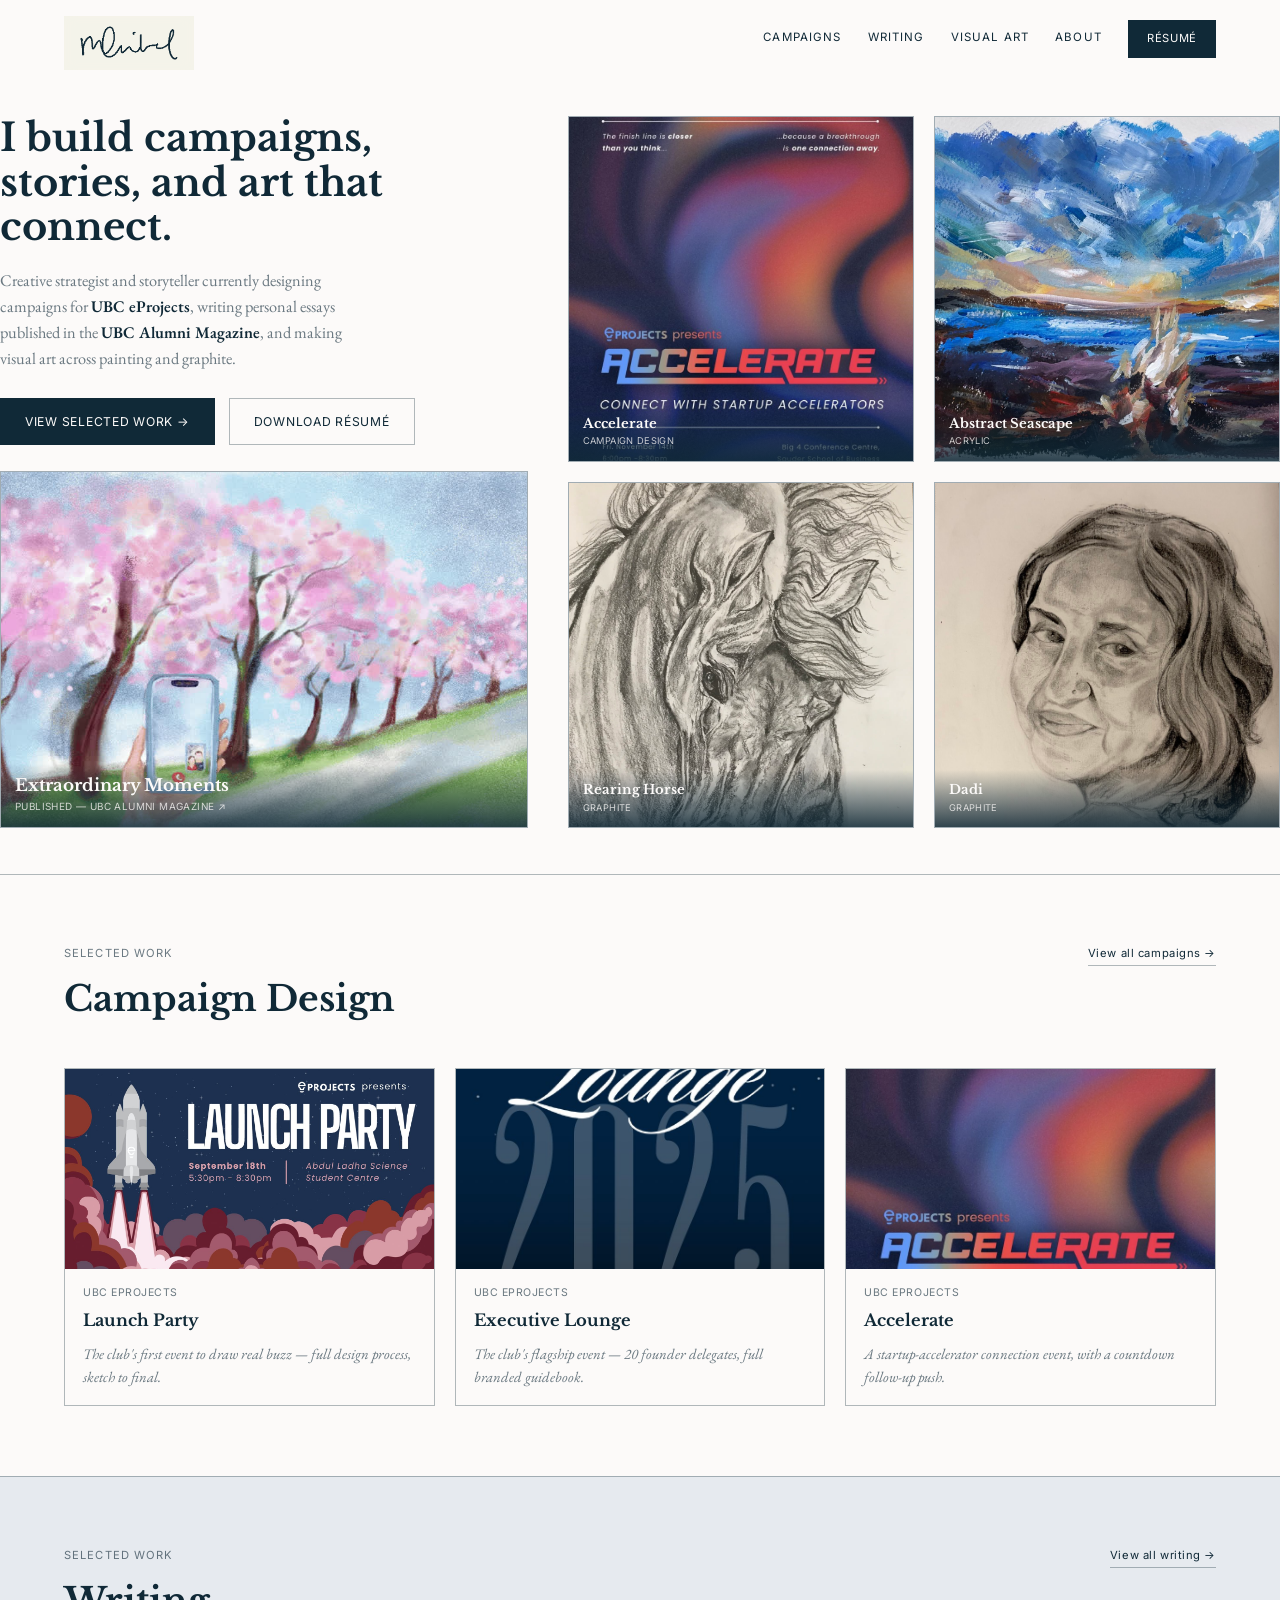
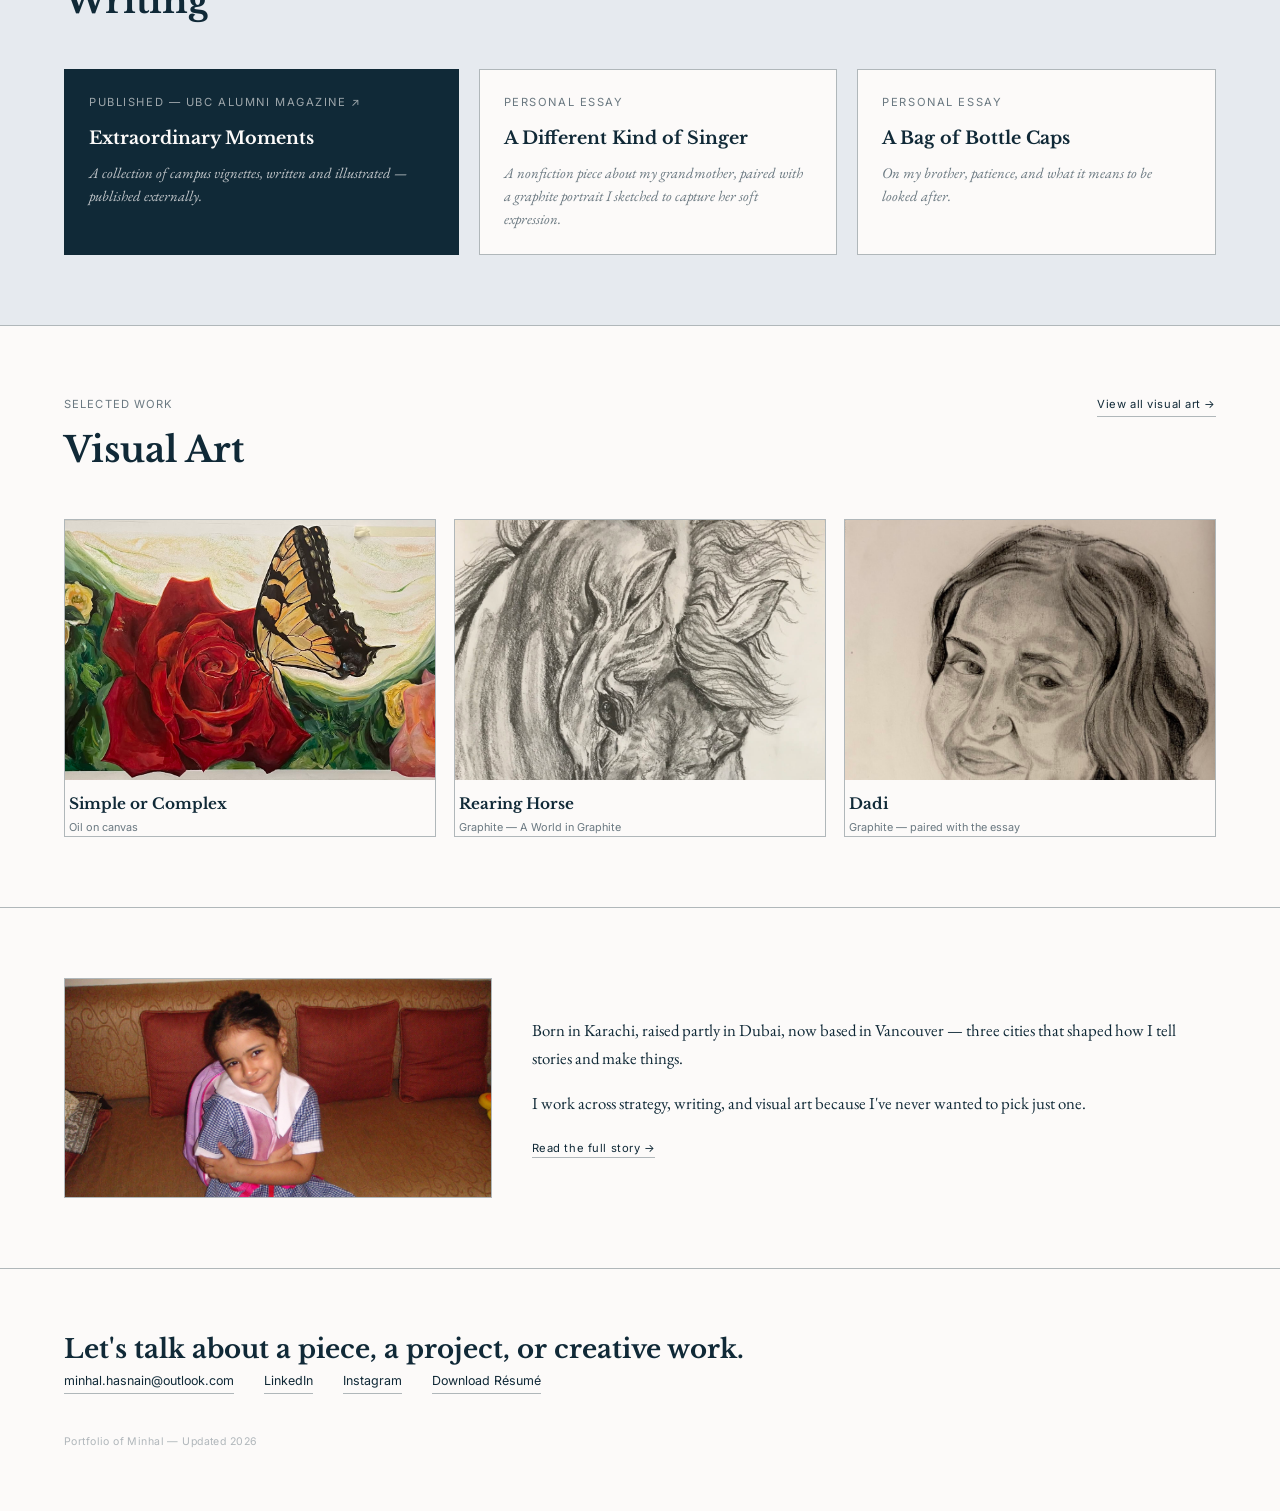
<file: index.html>
<!DOCTYPE html>
<html lang="en">
<head>
<meta charset="UTF-8">
<meta name="viewport" content="width=device-width, initial-scale=1.0">
<title>Minhal — Portfolio</title>
<link rel="stylesheet" href="style.css">

<!--
  ============================================================
  HOW TO EDIT THIS FILE
  ============================================================
  Shared colors, fonts, and nav live in style.css. This file is
  the homepage: hero + curated teasers of Work, Writing, and
  Visual Art, each linking to their full page.

  RÉSUMÉ — the "#" links next to "Résumé" need a real file.
  Add resume.pdf to this folder and change href="#" to
  href="resume.pdf" everywhere it appears (nav + hero + footer).
  ============================================================
-->

<style>
  /* ---------- HERO ---------- */
  .hero { padding: 116px 0 46px; }
  .hero-grid { display: grid; grid-template-columns: 1fr 1.35fr; gap: 40px; }
  .hero-statement {
    font-size: clamp(1.7rem, 3vw, 2.7rem);
    font-weight: 700;
    line-height: 1.16;
    max-width: 15ch;
    margin-bottom: 18px;
  }
  .hero-sub {
    font-family: 'EB Garamond', serif;
    font-size: 1.02rem;
    color: var(--navy-soft);
    max-width: 44ch;
    margin-bottom: 26px;
  }
  .hero-sub strong { color: var(--navy); font-weight: 600; }
  .hero-ctas { display: flex; gap: 14px; flex-wrap: wrap; }
  .btn-primary {
    font-family: 'Inter', sans-serif; font-size: 0.76rem; letter-spacing: 0.06em; text-transform: uppercase;
    background: var(--navy); color: var(--cream); padding: 13px 24px; border: 1px solid var(--navy);
  }
  .btn-secondary {
    font-family: 'Inter', sans-serif; font-size: 0.76rem; letter-spacing: 0.06em; text-transform: uppercase;
    padding: 13px 24px; border: 1px solid var(--navy-faint);
  }

  /* ---------- HERO VISUALS — text + one large image left, 2x2 grid right ---------- */
  .hero-left { display: flex; flex-direction: column; gap: 26px; }
  .hero-right {
    display: grid;
    grid-template-columns: 1fr 1fr;
    gap: 20px;
    align-content: start;
  }
  .hero-right .hero-tile { aspect-ratio: 1; }
  .hero-tile {
    position: relative; display: block; overflow: hidden;
    border: 1px solid var(--navy-faint); background: var(--grey);
  }
  .hero-left .hero-tile { flex: 1; min-height: 280px; }
  .hero-tile img, .hero-tile video {
    width: 100%; height: 100%; object-fit: cover; display: block;
    transition: transform 0.5s ease;
  }
  .hero-tile:hover img, .hero-tile:hover video { transform: scale(1.035); }
  .hero-tile .cap {
    position: absolute; left: 0; right: 0; bottom: 0;
    padding: 12px 14px;
    background: linear-gradient(to top, rgba(16,41,55,0.85) 0%, rgba(16,41,55,0.4) 55%, transparent 100%);
  }
  .hero-tile .cap .t { font-family: 'Libre Baskerville', serif; font-weight: 700; color: var(--cream); font-size: 0.82rem; line-height: 1.2; }
  .hero-tile .cap .m { font-family: 'Inter', sans-serif; font-size: 0.58rem; letter-spacing: 0.04em; text-transform: uppercase; color: rgba(252,250,249,0.78); margin-top: 3px; }
  .hero-left .hero-tile .cap .t { font-size: 1.05rem; }
  .hero-left .hero-tile .cap .m { font-size: 0.62rem; }

  @media (max-width: 1080px) {
    .hero-grid { grid-template-columns: 1fr; }
    .hero-left .hero-tile { min-height: 320px; }
  }

  /* ---------- SECTIONS ---------- */
  section { padding: 70px 0; border-top: 1px solid var(--navy-faint); }
  .section-head { display: flex; justify-content: space-between; align-items: baseline; margin-bottom: 40px; flex-wrap: wrap; gap: 10px; }
  .section-eyebrow { font-family: 'Inter', sans-serif; font-size: 0.7rem; letter-spacing: 0.1em; text-transform: uppercase; color: var(--navy-soft); margin-bottom: 8px; }
  .section-head h2 { font-size: clamp(1.6rem, 3vw, 2.2rem); font-weight: 700; }
  .view-all { font-family: 'Inter', sans-serif; font-size: 0.7rem; letter-spacing: 0.05em; border-bottom: 1px solid var(--navy-faint); padding-bottom: 2px; }

  /* ---------- CAMPAIGNS TEASER ---------- */
  .campaign-grid { display: grid; grid-template-columns: repeat(3, 1fr); gap: 20px; }
  .campaign-card { border: 1px solid var(--navy-faint); display: block; transition: opacity 0.25s ease; }
  .campaign-card:hover { opacity: 0.85; }
  .campaign-img { height: 200px; overflow: hidden; background: var(--grey); }
  .campaign-img img { width: 100%; height: 100%; object-fit: cover; }
  .campaign-body { padding: 16px 18px; }
  .campaign-body .org { font-family: 'Inter', sans-serif; font-size: 0.66rem; letter-spacing: 0.05em; text-transform: uppercase; color: var(--navy-soft); margin-bottom: 6px; }
  .campaign-body .title { font-family: 'Libre Baskerville', serif; font-size: 1.02rem; font-weight: 700; margin-bottom: 8px; }
  .campaign-body .impact { font-family: 'EB Garamond', serif; font-style: italic; font-size: 0.92rem; color: var(--navy-soft); }

  /* ---------- WRITING TEASER ---------- */
  .writing-section { background: var(--grey); }
  .writing-grid { display: grid; grid-template-columns: 1.1fr 1fr 1fr; gap: 20px; }
  .writing-card { border: 1px solid var(--navy-faint); padding: 24px; display: block; background: var(--cream); transition: transform 0.25s ease, box-shadow 0.25s ease; }
  .writing-card:hover { transform: translateY(-3px); box-shadow: 0 12px 26px rgba(16,41,55,0.1); }
  .writing-card.featured { background: var(--navy); color: var(--cream); }
  .writing-card .genre { margin-bottom: 12px; }
  .writing-card.featured .genre { color: rgba(252,250,249,0.6); }
  .writing-card h3 { font-family: 'Libre Baskerville', serif; font-size: 1.1rem; font-weight: 700; margin-bottom: 10px; }
  .writing-card p { font-family: 'EB Garamond', serif; font-style: italic; font-size: 0.92rem; color: var(--navy-soft); line-height: 1.55; }
  .writing-card.featured p { color: rgba(252,250,249,0.75); }

  /* ---------- ART TEASER ---------- */
  .art-grid { display: grid; grid-template-columns: repeat(3, 1fr); gap: 18px; }
  .art-card { border: 1px solid var(--navy-faint); display: block; transition: opacity 0.25s ease; }
  .art-card:hover { opacity: 0.85; }
  .art-img { height: 260px; overflow: hidden; }
  .art-img img { width: 100%; height: 100%; object-fit: cover; }
  .art-caption { padding: 12px 4px 0; }
  .art-caption .t { font-family:'Libre Baskerville', serif; font-size: 0.95rem; font-weight: 700; }
  .art-caption .m { font-family:'Inter', sans-serif; font-size: 0.68rem; color: var(--navy-soft); margin-top: 3px; }

  /* ---------- ABOUT STRIP ---------- */
  .about-strip { display: grid; grid-template-columns: 1fr 1.6fr; gap: 40px; align-items: center; }
  .about-strip img { width: 100%; height: 220px; object-fit: cover; border: 1px solid var(--navy-faint); object-position: center 15%; }
  .about-strip p { font-family: 'EB Garamond', serif; font-size: 1.05rem; line-height: 1.7; margin-bottom: 16px; }

  @media (max-width: 860px) {
    .campaign-grid, .art-grid { grid-template-columns: 1fr; }
    .writing-grid { grid-template-columns: 1fr; }
    .about-strip { grid-template-columns: 1fr; }
  }
</style>
</head>
<body>

<a class="mark" href="index.html"><img src="images/signature.png" alt="Minhal — signature"></a>
<nav class="nav-desktop">
  <a class="nav-link" href="work.html">Campaigns</a>
  <a class="nav-link" href="writing.html">Writing</a>
  <a class="nav-link" href="art.html">Visual Art</a>
  <a class="nav-link" href="about.html">About</a>
  <a class="btn-resume" href="#">Résumé</a>
</nav>
<div class="nav-mobile-toggle" id="hamburger"><span></span></div>
<div class="mobile-menu" id="mobileMenu">
  <a class="mobile-link" href="work.html">Campaigns</a>
  <a class="mobile-link" href="writing.html">Writing</a>
  <a class="mobile-link" href="art.html">Visual Art</a>
  <a class="mobile-link" href="about.html">About</a>
  <a class="btn-resume" href="#">Résumé</a>
</div>

<!-- HERO — text stacked above one large image on the left, 2x2 grid of 4 images on the right -->
<div class="wrap hero">
  <div class="hero-grid">
    <div class="hero-left">
      <div class="hero-text">
        <h1 class="hero-statement display">I build campaigns, stories, and art that connect.</h1>
        <p class="hero-sub">Creative strategist and storyteller currently designing campaigns for <strong>UBC eProjects</strong>, writing personal essays published in the <strong>UBC Alumni Magazine</strong>, and making visual art across painting and graphite.</p>
        <div class="hero-ctas">
          <a class="btn-primary" href="work.html">View Selected Work →</a>
          <a class="btn-secondary" href="#">Download Résumé</a>
        </div>
      </div>

      <a class="hero-tile" href="https://magazine.alumni.ubc.ca/2026/campus/extraordinary-moments-ubc-vignettes-ill-never-forget" target="_blank" rel="noopener">
        <video autoplay muted loop playsinline poster="images/extraordinary-moments-poster.jpg">
          <source src="images/extraordinary-moments.mp4" type="video/mp4">
        </video>
        <div class="cap">
          <div class="t">Extraordinary Moments</div>
          <div class="m">Published — UBC Alumni Magazine ↗</div>
        </div>
      </a>
    </div>

    <!-- 2x2 grid of 4 pieces -->
    <div class="hero-right">
      <a class="hero-tile" href="work.html#accelerate">
        <img src="images/eprojects-campaigns/accelerate-poster.jpg" alt="Accelerate campaign poster">
        <div class="cap">
          <div class="t">Accelerate</div>
          <div class="m">Campaign Design</div>
        </div>
      </a>
      <a class="hero-tile" href="art.html">
        <img src="images/landscapes/abstract-seascape.jpg" alt="Abstract ocean painting">
        <div class="cap">
          <div class="t">Abstract Seascape</div>
          <div class="m">Acrylic</div>
        </div>
      </a>
      <a class="hero-tile" href="graphite.html">
        <img src="images/rearing-horse.jpg" alt="Rearing Horse graphite drawing" style="object-position:center 20%;">
        <div class="cap">
          <div class="t">Rearing Horse</div>
          <div class="m">Graphite</div>
        </div>
      </a>
      <a class="hero-tile" href="essay-dadi.html">
        <img src="images/dadi-portrait.jpg" alt="Graphite portrait of Dadi" style="object-position:center 15%;">
        <div class="cap">
          <div class="t">Dadi</div>
          <div class="m">Graphite</div>
        </div>
      </a>
    </div>
  </div>
</div>

<!-- CAMPAIGNS — leads, most relevant to strategist/coordinator roles -->
<section id="campaigns">
  <div class="wrap">
    <div class="section-head">
      <div>
        <div class="section-eyebrow">Selected Work</div>
        <h2 class="display">Campaign Design</h2>
      </div>
      <a class="view-all" href="work.html">View all campaigns →</a>
    </div>
    <div class="campaign-grid">
      <a class="campaign-card" href="work.html#launch-party">
        <div class="campaign-img"><img src="images/eprojects-campaigns/launch-party-final-wide.jpg" alt="Launch Party campaign poster"></div>
        <div class="campaign-body">
          <div class="org">UBC eProjects</div>
          <div class="title">Launch Party</div>
          <div class="impact">The club's first event to draw real buzz — full design process, sketch to final.</div>
        </div>
      </a>
      <a class="campaign-card" href="work.html#executive-lounge">
        <div class="campaign-img"><img src="images/eprojects-campaigns/exec-lounge-cover.jpg" alt="Executive Lounge guidebook cover"></div>
        <div class="campaign-body">
          <div class="org">UBC eProjects</div>
          <div class="title">Executive Lounge</div>
          <div class="impact">The club's flagship event — 20 founder delegates, full branded guidebook.</div>
        </div>
      </a>
      <a class="campaign-card" href="work.html#accelerate">
        <div class="campaign-img"><img src="images/eprojects-campaigns/accelerate-poster.jpg" alt="Accelerate campaign poster"></div>
        <div class="campaign-body">
          <div class="org">UBC eProjects</div>
          <div class="title">Accelerate</div>
          <div class="impact">A startup-accelerator connection event, with a countdown follow-up push.</div>
        </div>
      </a>
    </div>
  </div>
</section>

<!-- WRITING TEASER -->
<section class="writing-section">
  <div class="wrap">
    <div class="section-head">
      <div>
        <div class="section-eyebrow">Selected Work</div>
        <h2 class="display">Writing</h2>
      </div>
      <a class="view-all" href="writing.html">View all writing →</a>
    </div>
    <div class="writing-grid">
      <a class="writing-card featured" href="https://magazine.alumni.ubc.ca/2026/campus/extraordinary-moments-ubc-vignettes-ill-never-forget" target="_blank" rel="noopener">
        <div class="genre label">Published — UBC Alumni Magazine ↗</div>
        <h3>Extraordinary Moments</h3>
        <p>A collection of campus vignettes, written and illustrated — published externally.</p>
      </a>
      <a class="writing-card" href="essay-dadi.html">
        <div class="genre label">Personal Essay</div>
        <h3>A Different Kind of Singer</h3>
        <p>A nonfiction piece about my grandmother, paired with a graphite portrait I sketched to capture her soft expression.</p>
      </a>
      <a class="writing-card" href="essay-bottle-caps.html">
        <div class="genre label">Personal Essay</div>
        <h3>A Bag of Bottle Caps</h3>
        <p>On my brother, patience, and what it means to be looked after.</p>
      </a>
    </div>
  </div>
</section>

<!-- VISUAL ART TEASER -->
<section id="visual-art">
  <div class="wrap">
    <div class="section-head">
      <div>
        <div class="section-eyebrow">Selected Work</div>
        <h2 class="display">Visual Art</h2>
      </div>
      <a class="view-all" href="art.html">View all visual art →</a>
    </div>
    <div class="art-grid">
      <a class="art-card" href="simple-or-complex.html">
        <div class="art-img"><img src="images/simple-or-complex.jpeg" alt="Simple or Complex painting"></div>
        <div class="art-caption"><div class="t">Simple or Complex</div><div class="m">Oil on canvas</div></div>
      </a>
      <a class="art-card" href="graphite.html">
        <div class="art-img"><img src="images/rearing-horse.jpg" alt="Rearing Horse graphite drawing" style="object-position:center 20%;"></div>
        <div class="art-caption"><div class="t">Rearing Horse</div><div class="m">Graphite — A World in Graphite</div></div>
      </a>
      <a class="art-card" href="essay-dadi.html">
        <div class="art-img"><img src="images/dadi-portrait.jpg" alt="Dadi portrait drawing" style="object-position:center 15%;"></div>
        <div class="art-caption"><div class="t">Dadi</div><div class="m">Graphite — paired with the essay</div></div>
      </a>
    </div>
  </div>
</section>

<!-- ABOUT STRIP -->
<section id="about-teaser">
  <div class="wrap about-strip">
    <img src="images/going-to-sckl.jpg" alt="Minhal as a child, backpack on, ready for her first day of school" style="object-position:center 20%;">
    <div>
      <p>Born in Karachi, raised partly in Dubai, now based in Vancouver — three cities that shaped how I tell stories and make things.</p>
      <p>I work across strategy, writing, and visual art because I've never wanted to pick just one.</p>
      <a class="view-all" href="about.html">Read the full story →</a>
    </div>
  </div>
</section>

<footer id="contact">
  <div class="wrap">
    <h2 class="display">Let's talk about a piece, a project, or creative work.</h2>
        <div class="contact-row">
      <a href="mailto:minhal.hasnain@outlook.com">minhal.hasnain@outlook.com</a>
      <a href="https://www.linkedin.com/in/minhal-hasnain-a8464b2b0/" target="_blank" rel="noopener">LinkedIn</a>
      <a href="https://www.instagram.com/spilling.ink.mh/" target="_blank" rel="noopener">Instagram</a>
      <a href="#">Download Résumé</a>
    </div>
    <div class="fine-print">Portfolio of Minhal — Updated 2026</div>
  </div>
</footer>

<script>
  const hamburger = document.getElementById('hamburger');
  const mobileMenu = document.getElementById('mobileMenu');
  hamburger.addEventListener('click', () => { hamburger.classList.toggle('open'); mobileMenu.classList.toggle('open'); });
  document.querySelectorAll('.mobile-menu a').forEach(a => {
    a.addEventListener('click', () => { hamburger.classList.remove('open'); mobileMenu.classList.remove('open'); });
  });
</script>

</body>
</html>
</file>
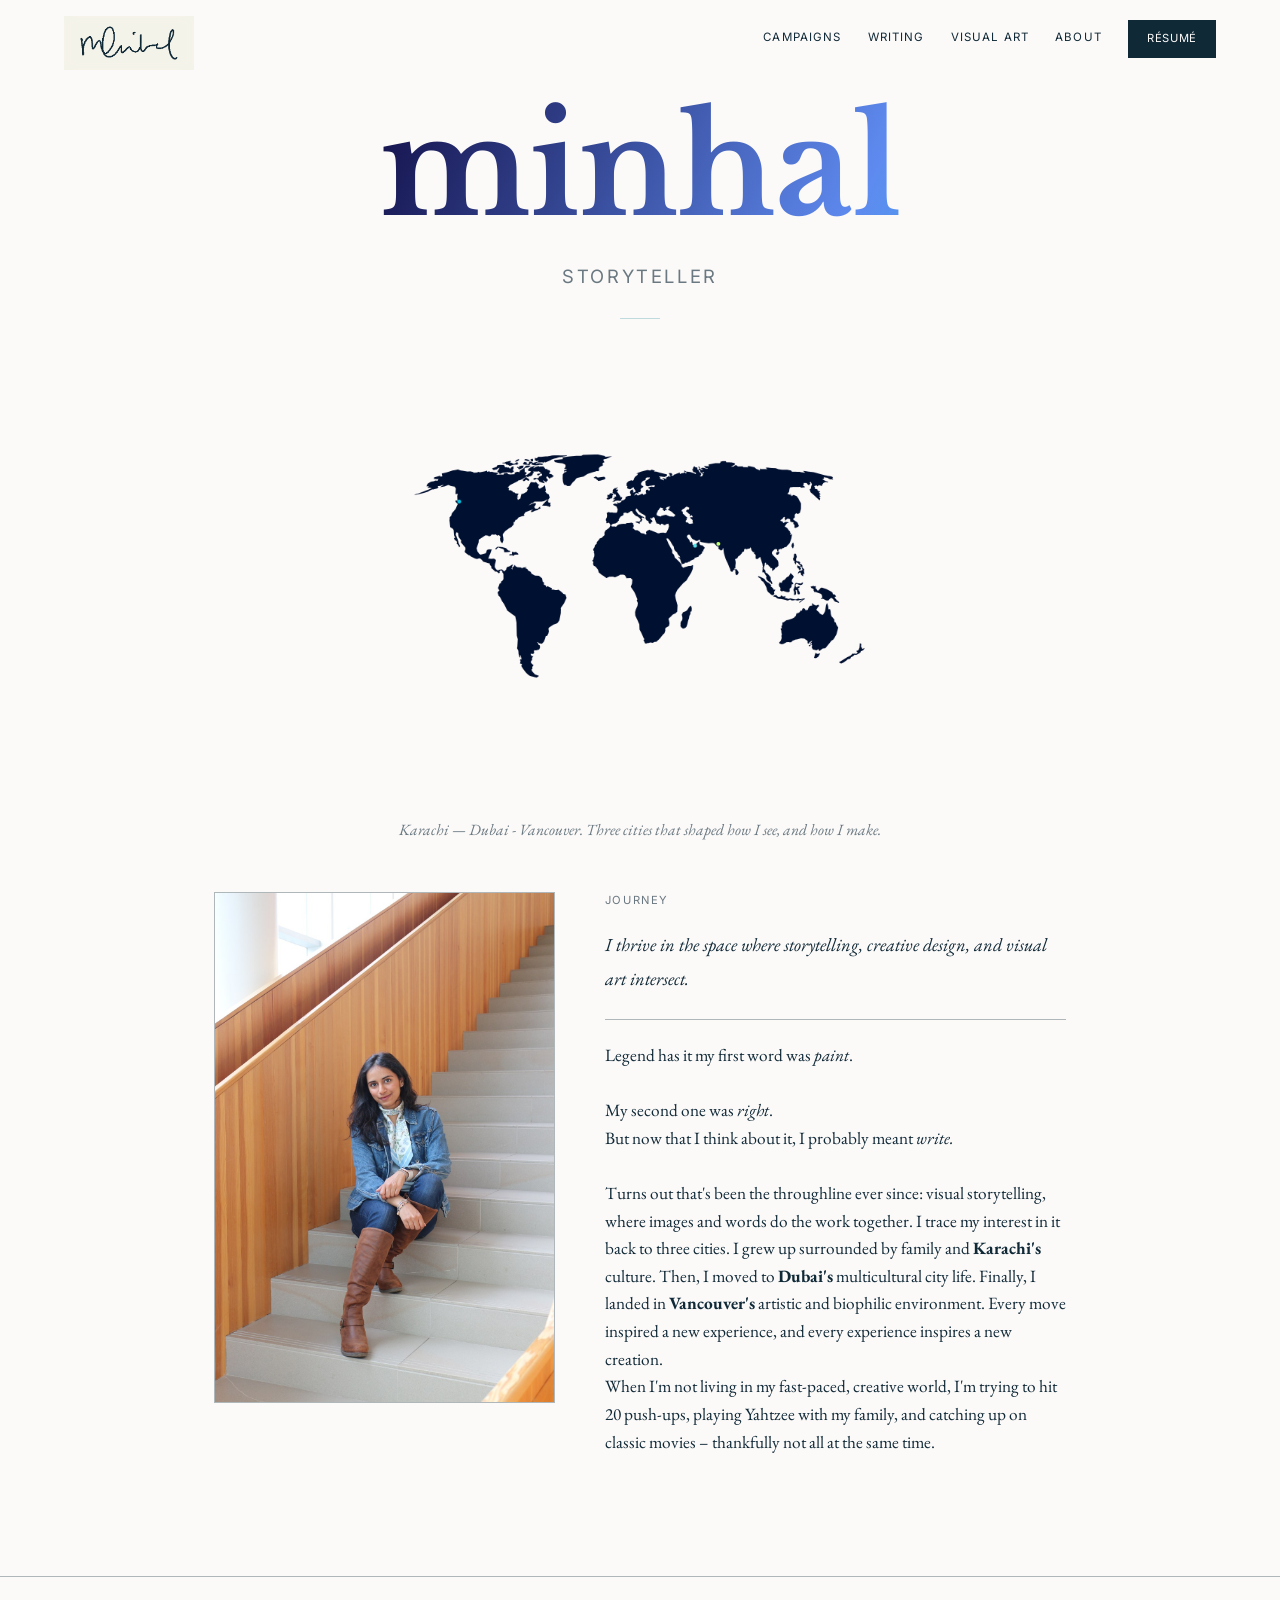
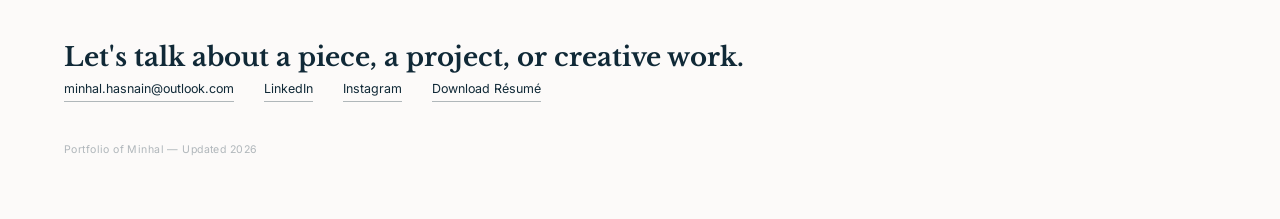
<file: about.html>
<!DOCTYPE html>
<html lang="en">
<head>
<meta charset="UTF-8">
<meta name="viewport" content="width=device-width, initial-scale=1.0">
<title>About — Minhal</title>
<link rel="stylesheet" href="style.css">

<!--
  ============================================================
  HOW TO EDIT THIS FILE
  ============================================================
  The big centered name uses an animated gradient — its colors
  are the two "vivid-blue" variables near the top of style.css,
  plus your existing navy. Change those hex values there.

  The three cycling labels are in the .roles list below — add,
  remove, or reorder <span> entries and the rotation adjusts
  automatically. Timing is set in the <script> at the bottom
  (currently 2.4s per label).

  Bio paragraphs are plain text further down — replace directly.
  ============================================================
-->

<style>
  .about-hero {
    display: flex; flex-direction: column; align-items: center; justify-content: center;
    text-align: center;
    padding: 100px 24px 20px;
  }

  .name-gradient {
    font-family: 'Libre Baskerville', serif;
    font-weight: 700;
    font-size: clamp(3.2rem, 13vw, 8.5rem);
    line-height: 1;
    text-transform: lowercase;
    background: linear-gradient(115deg, var(--vivid-dark) 0%, var(--vivid-blue) 30%, var(--vivid-blue-light) 50%, var(--vivid-blue) 70%, var(--vivid-dark) 100%);
    background-size: 300% 300%;
    -webkit-background-clip: text;
    background-clip: text;
    color: transparent;
    animation: gradientFlow 9s ease infinite;
  }

  @keyframes gradientFlow {
    0%   { background-position: 0% 50%; }
    50%  { background-position: 100% 50%; }
    100% { background-position: 0% 50%; }
  }

  .roles {
    margin-top: 26px;
    height: 1.9rem;
    position: relative;
    font-family: 'Inter', sans-serif;
    font-size: 1.15rem;
    letter-spacing: 0.14em;
    text-transform: uppercase;
    color: var(--navy-soft);
  }
  .roles span {
    position: absolute; left: 50%; top: 0;
    transform: translateX(-50%);
    opacity: 0;
    transition: opacity 0.7s ease;
    white-space: nowrap;
  }
  .roles span.active { opacity: 1; }

  .about-divider {
    width: 40px; height: 1px; background: var(--teal);
    margin: 26px auto 0;
  }

  .map-wrap {
    max-width: 500px;
    margin: 30px auto 0;
    padding: 0 24px;
  }
  .map-wrap img { width: 100%; height: auto; display: block; }
  .map-caption {
    margin-top: 16px;
    text-align: center;
    font-family: 'EB Garamond', serif;
    font-style: italic;
    font-size: 0.98rem;
    color: var(--navy-soft);
  }

  .about-bio {
    max-width: 900px;
    margin: 30px auto 0;
    padding: 0 24px 120px;
    text-align: left;
    display: grid;
    grid-template-columns: 0.85fr 1.15fr;
    gap: 50px;
    align-items: start;
  }
  .about-headshot img {
    width: 100%;
    display: block;
    border: 1px solid var(--navy-faint);
  }
  .about-bio-text p {
    font-family: 'EB Garamond', serif;
    font-size: 1.15rem;
    line-height: 1.8;
    margin-bottom: 22px;
  }
  .about-bio-text .label { margin-bottom: 18px; display: block; }
  .bio-statement {
    font-family: 'Libre Baskerville', serif;
    font-style: italic;
    font-size: clamp(1.2rem, 2vw, 1.5rem);
    line-height: 1.4;
    color: var(--navy);
    margin-bottom: 30px;
    padding-bottom: 24px;
    border-bottom: 1px solid var(--navy-faint);
  }
  .bio-placeholder-box {
    border: 1px dashed var(--navy-faint);
    padding: 24px;
    font-family: 'Inter', sans-serif;
    font-size: 0.8rem;
    line-height: 1.7;
    color: var(--navy-soft);
  }
  .bio-placeholder-box strong { color: var(--navy); }

  @media (max-width: 700px) {
    .about-bio { grid-template-columns: 1fr; }
    .about-headshot { max-width: 260px; margin: 0 auto; }
  }

  @media (prefers-reduced-motion: reduce) {
    .name-gradient { animation: none; background-position: 30% 50%; }
    .roles span { transition: none; }
  }
</style>
</head>
<body>

<a class="mark" href="index.html"><img src="images/signature.png" alt="Minhal signature"></a>
<nav class="nav-desktop">
  <a class="nav-link" href="work.html">Campaigns</a>
  <a class="nav-link" href="writing.html">Writing</a>
  <a class="nav-link" href="art.html">Visual Art</a>
  <a class="nav-link" href="about.html">About</a>
  <a class="btn-resume" href="#">Résumé</a>
</nav>
<div class="nav-mobile-toggle" id="hamburger"><span></span></div>
<div class="mobile-menu" id="mobileMenu">
  <a class="mobile-link" href="work.html">Campaigns</a>
  <a class="mobile-link" href="writing.html">Writing</a>
  <a class="mobile-link" href="art.html">Visual Art</a>
  <a class="mobile-link" href="about.html">About</a>
  <a class="btn-resume" href="#">Résumé</a>
</div>

<!-- SECTION: ABOUT HERO -->
<div class="about-hero">
  <div class="name-gradient">Minhal</div>
  <div class="roles">
    <span class="active">Storyteller</span>
    <span>Creative Designer</span>
    <span>Visual Artist</span>
  </div>
  <div class="about-divider"></div>

 <div class="map-wrap">
    <img src="images/world-map.png" alt="World map with pins marking Vancouver, Dubai, and Karachi" style="width: 100%; height: auto;">
</div>
    <p class="map-caption">Karachi — Dubai - Vancouver. Three cities that shaped how I see, and how I make.</p>
  </div>
</div>

<!-- SECTION: BIO -->
<div class="about-bio">
  <div class="about-headshot">
    <img src="images/headshot.jpg" alt="Portrait of Minhal">
  </div>
  <div class="about-bio-text">
    <span class="label">Journey</span>
    <p class="bio-statement">I thrive in the space where storytelling, creative design, and visual art intersect.</p>

      Legend has it my first word was <i>paint</i>.<br>
      <br>
      My second one was <i>right</i>. 
      <br>
      But now that I think about it, I probably meant <i>write.</i><br>
      <br>
      Turns out that's been the throughline ever since: visual storytelling, where images and words do the work together. I trace my interest in it back to three cities. I grew up surrounded by family and <b>Karachi's</b> culture. Then, I moved to <b>Dubai's</b> multicultural city life. Finally, I landed in <b>Vancouver's</b> artistic and biophilic environment. Every move inspired a new experience, and every experience inspires a new creation.
      <br>
      When I'm not living in my fast-paced, creative world, I'm trying to hit 20 push-ups, playing Yahtzee with my family, and catching up on classic movies – thankfully not all at the same time.
    </div>
  </div>
</div>

  <footer id="contact">
  <div class="wrap">
    <h2 class="display">Let's talk about a piece, a project, or creative work.</h2>
        <div class="contact-row">
      <a href="mailto:minhal.hasnain@outlook.com">minhal.hasnain@outlook.com</a>
      <a href="https://www.linkedin.com/in/minhal-hasnain-a8464b2b0/" target="_blank" rel="noopener">LinkedIn</a>
      <a href="https://www.instagram.com/spilling.ink.mh/" target="_blank" rel="noopener">Instagram</a>
      <a href="#">Download Résumé</a>
    </div>
    <div class="fine-print">Portfolio of Minhal — Updated 2026</div>
  </div>
</footer>
  
<script>
    const hamburger = document.getElementById('hamburger');
  const mobileMenu = document.getElementById('mobileMenu');
  hamburger.addEventListener('click', () => { hamburger.classList.toggle('open'); mobileMenu.classList.toggle('open'); });
  document.querySelectorAll('.mobile-menu a').forEach(a => {
    a.addEventListener('click', () => { hamburger.classList.remove('open'); mobileMenu.classList.remove('open'); });
  });

  // Cycling role labels
  const roles = document.querySelectorAll('.roles span');
  let roleIndex = 0;
  setInterval(() => {
    roles[roleIndex].classList.remove('active');
    roleIndex = (roleIndex + 1) % roles.length;
    roles[roleIndex].classList.add('active');
  }, 1500);
</script>

</body>
</html>
</file>
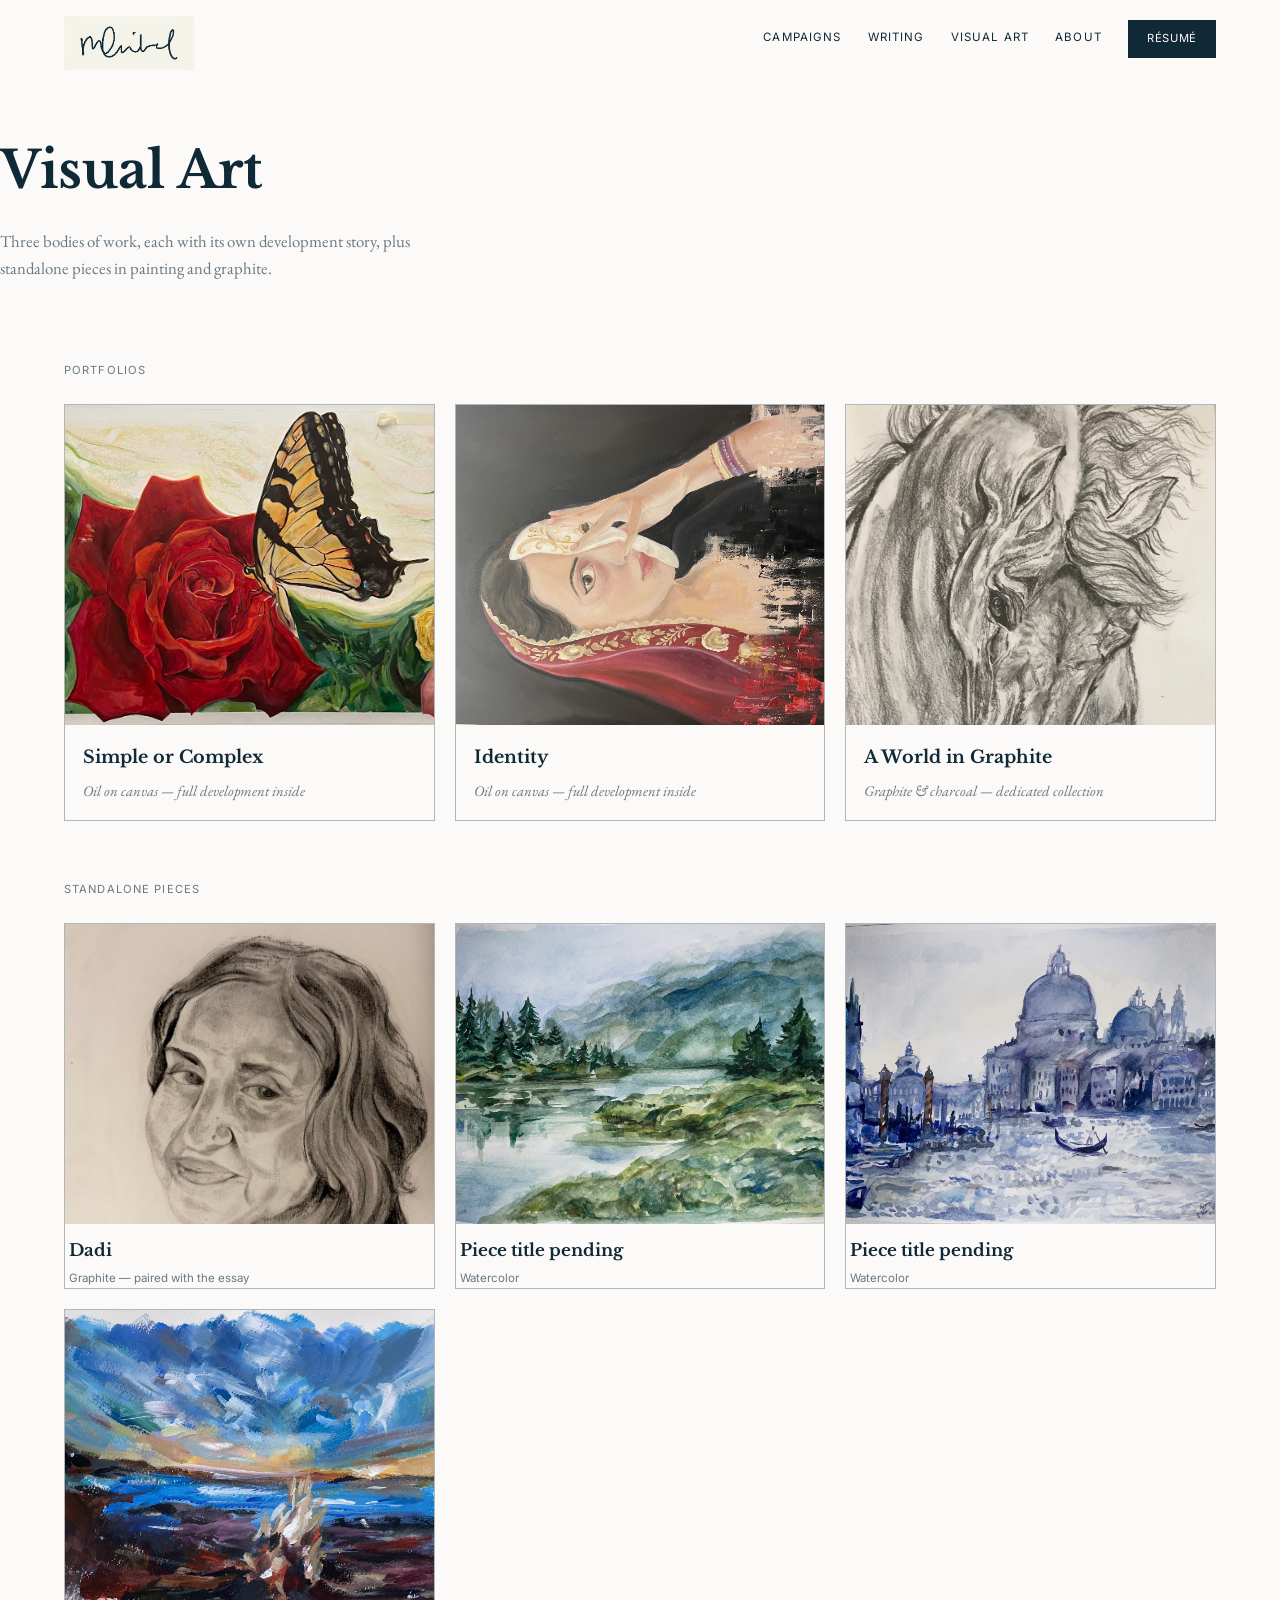
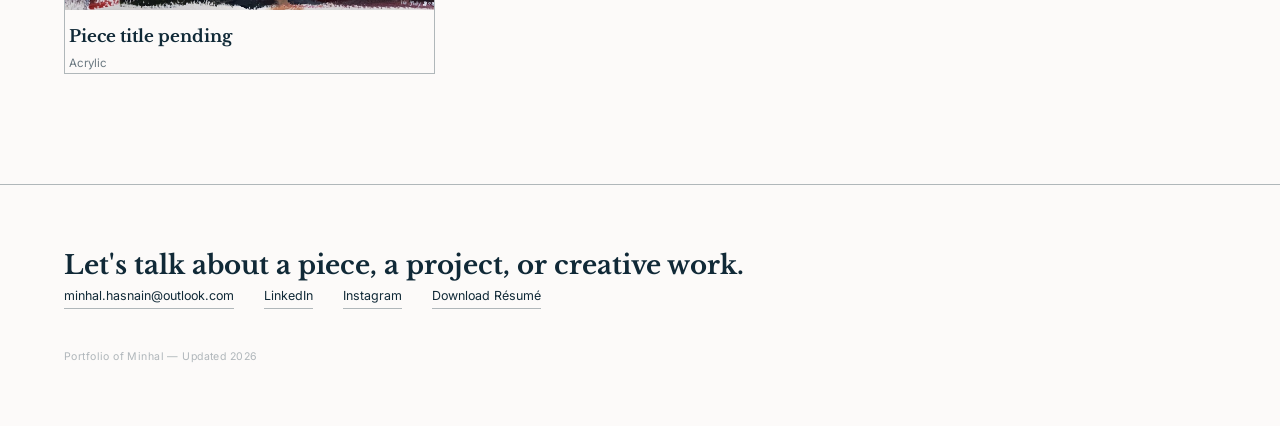
<file: art.html>
<!DOCTYPE html>
<html lang="en">
<head>
<meta charset="UTF-8">
<meta name="viewport" content="width=device-width, initial-scale=1.0">
<title>Visual Art — Minhal</title>
<link rel="stylesheet" href="style.css">

<!--
  HOW TO EDIT: this page is a landing/teaser page — each portfolio
  (Simple or Complex, Identity, A World in Graphite) has its own
  full page with development process. Standalone pieces below
  the portfolio row are individual works not tied to a project.
-->

<style>
  .page-hero { padding: 130px 0 20px; }
  .page-hero h1 { font-size: clamp(2rem, 4.5vw, 3.2rem); font-weight: 700; }
  .page-hero p { font-family: 'EB Garamond', serif; font-size: 1.05rem; color: var(--navy-soft); max-width: 60ch; margin-top: 16px; }

  .section-eyebrow { font-family: 'Inter', sans-serif; font-size: 0.7rem; letter-spacing: 0.1em; text-transform: uppercase; color: var(--navy-soft); margin: 60px 0 24px; }

  .portfolio-grid { display: grid; grid-template-columns: repeat(3, 1fr); gap: 20px; }
  .portfolio-card { border: 1px solid var(--navy-faint); display: block; transition: opacity 0.25s ease; }
  .portfolio-card:hover { opacity: 0.85; }
  .portfolio-img { height: 320px; overflow: hidden; background: var(--grey); }
  .portfolio-img img { width: 100%; height: 100%; object-fit: cover; }
  .portfolio-body { padding: 18px; }
  .portfolio-body .t { font-family: 'Libre Baskerville', serif; font-size: 1.1rem; font-weight: 700; margin-bottom: 8px; }
  .portfolio-body .m { font-family: 'EB Garamond', serif; font-style: italic; font-size: 0.92rem; color: var(--navy-soft); }

  .full-grid { display: grid; grid-template-columns: repeat(3, 1fr); gap: 20px; padding-bottom: 110px; }
  .full-card { border: 1px solid var(--navy-faint); display: block; transition: opacity 0.25s ease; }
  .full-card:hover { opacity: 0.85; }
  .full-img { height: 300px; position: relative; overflow: hidden; }
  .full-img img { width: 100%; height: 100%; object-fit: cover; }
  .full-caption { padding: 14px 4px 0; }
  .full-caption .t { font-family:'Libre Baskerville', serif; font-size: 1.05rem; font-weight: 700; }
  .full-caption .m { font-family:'Inter', sans-serif; font-size: 0.72rem; color: var(--navy-soft); margin-top: 4px; }

  @media (max-width: 860px) { .portfolio-grid, .full-grid { grid-template-columns: 1fr 1fr; } }
  @media (max-width: 480px) { .portfolio-grid, .full-grid { grid-template-columns: 1fr; } }
</style>
</head>
<body>

<a class="mark" href="index.html"><img src="images/signature.png" alt="Minhal — signature"></a>
<nav class="nav-desktop">
  <a class="nav-link" href="work.html">Campaigns</a>
  <a class="nav-link" href="writing.html">Writing</a>
  <a class="nav-link" href="art.html">Visual Art</a>
  <a class="nav-link" href="about.html">About</a>
  <a class="btn-resume" href="#">Résumé</a>
</nav>
<div class="nav-mobile-toggle" id="hamburger"><span></span></div>
<div class="mobile-menu" id="mobileMenu">
  <a class="mobile-link" href="work.html">Campaigns</a>
  <a class="mobile-link" href="writing.html">Writing</a>
  <a class="mobile-link" href="art.html">Visual Art</a>
  <a class="mobile-link" href="about.html">About</a>
  <a class="btn-resume" href="#">Résumé</a>
</div>

<div class="wrap page-hero">
  <h1 class="display">Visual Art</h1>
  <p>Three bodies of work, each with its own development story, plus standalone pieces in painting and graphite.</p>
</div>

<div class="wrap">
  <div class="section-eyebrow">Portfolios</div>
  <div class="portfolio-grid">
    <a class="portfolio-card" href="simple-or-complex.html">
      <div class="portfolio-img"><img src="images/simple-or-complex.jpeg" alt="Simple or Complex — final piece"></div>
      <div class="portfolio-body"><div class="t">Simple or Complex</div><div class="m">Oil on canvas — full development inside</div></div>
    </a>
    <a class="portfolio-card" href="identity.html">
      <div class="portfolio-img"><img src="images/identity-dev/final-piece-hires.jpg" alt="Identity — final piece"></div>
      <div class="portfolio-body"><div class="t">Identity</div><div class="m">Oil on canvas — full development inside</div></div>
    </a>
    <a class="portfolio-card" href="graphite.html">
      <div class="portfolio-img"><img src="images/rearing-horse.jpg" alt="A World in Graphite" style="object-position:center 20%;"></div>
      <div class="portfolio-body"><div class="t">A World in Graphite</div><div class="m">Graphite &amp; charcoal — dedicated collection</div></div>
    </a>
  </div>

  <div class="section-eyebrow">Standalone Pieces</div>
  <div class="full-grid">
    <a class="full-card" href="essay-dadi.html">
      <div class="full-img"><img src="images/dadi-portrait.jpg" alt="Dadi — graphite portrait" style="object-position:center 15%;"></div>
      <div class="full-caption"><div class="t">Dadi</div><div class="m">Graphite — paired with the essay</div></div>
    </a>
    <a class="full-card" href="images/landscapes/pine-lake-watercolor.jpg" target="_blank">
      <div class="full-img"><img src="images/landscapes/pine-lake-watercolor.jpg" alt="Watercolor of a misty pine forest lake"></div>
      <div class="full-caption"><div class="t">Piece title pending</div><div class="m">Watercolor</div></div>
    </a>
    <a class="full-card" href="images/landscapes/venice-canal-watercolor.jpg" target="_blank">
      <div class="full-img"><img src="images/landscapes/venice-canal-watercolor.jpg" alt="Watercolor of a Venice canal"></div>
      <div class="full-caption"><div class="t">Piece title pending</div><div class="m">Watercolor</div></div>
    </a>
    <a class="full-card" href="images/landscapes/abstract-seascape.jpg" target="_blank">
      <div class="full-img"><img src="images/landscapes/abstract-seascape.jpg" alt="Abstract acrylic seascape"></div>
      <div class="full-caption"><div class="t">Piece title pending</div><div class="m">Acrylic</div></div>
    </a>
  </div>
</div>

<footer id="contact">
  <div class="wrap">
    <h2 class="display">Let's talk about a piece, a project, or creative work.</h2>
        <div class="contact-row">
      <a href="mailto:minhal.hasnain@outlook.com">minhal.hasnain@outlook.com</a>
      <a href="https://www.linkedin.com/in/minhal-hasnain-a8464b2b0/" target="_blank" rel="noopener">LinkedIn</a>
      <a href="https://www.instagram.com/spilling.ink.mh/" target="_blank" rel="noopener">Instagram</a>
      <a href="#">Download Résumé</a>
    </div>
    <div class="fine-print">Portfolio of Minhal — Updated 2026</div>
  </div>
</footer>

<script>
  const hamburger = document.getElementById('hamburger');
  const mobileMenu = document.getElementById('mobileMenu');
  hamburger.addEventListener('click', () => { hamburger.classList.toggle('open'); mobileMenu.classList.toggle('open'); });
  document.querySelectorAll('.mobile-menu a').forEach(a => {
    a.addEventListener('click', () => { hamburger.classList.remove('open'); mobileMenu.classList.remove('open'); });
  });
</script>
</body>
</html>
</file>
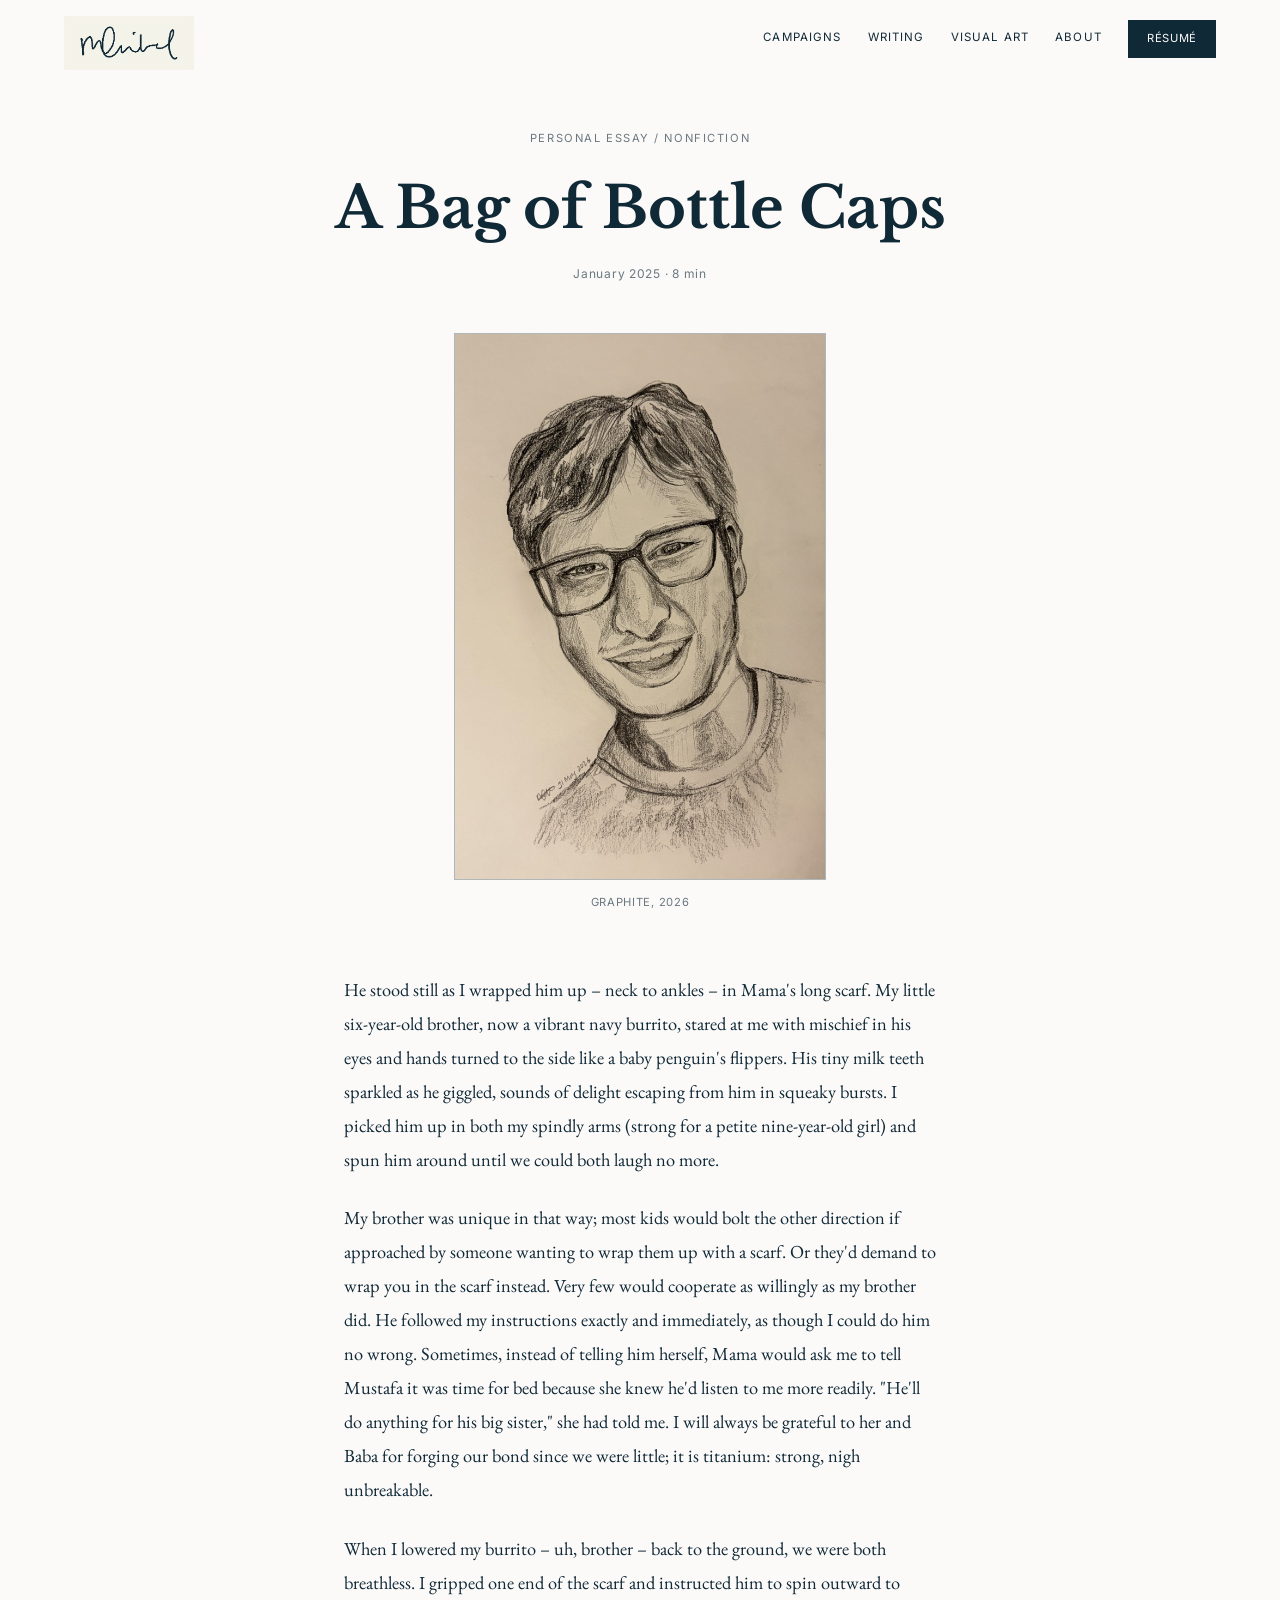
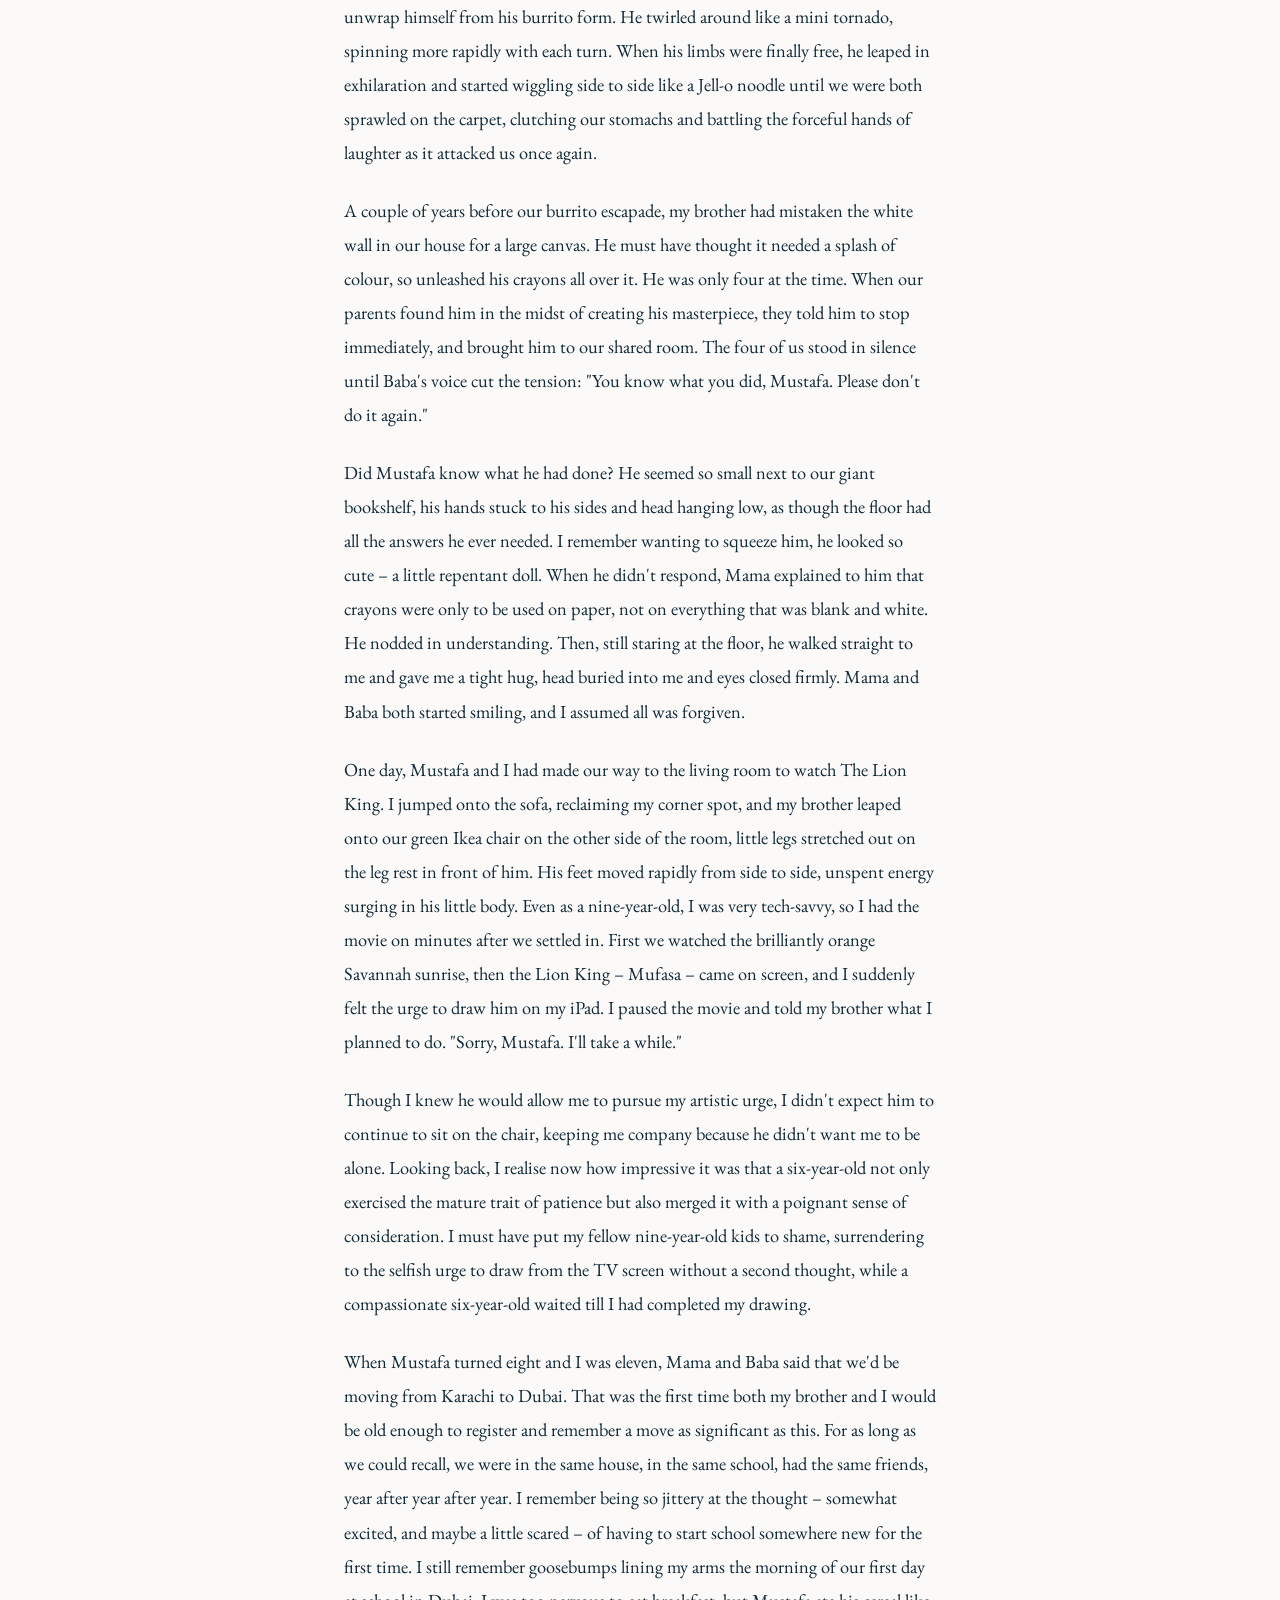
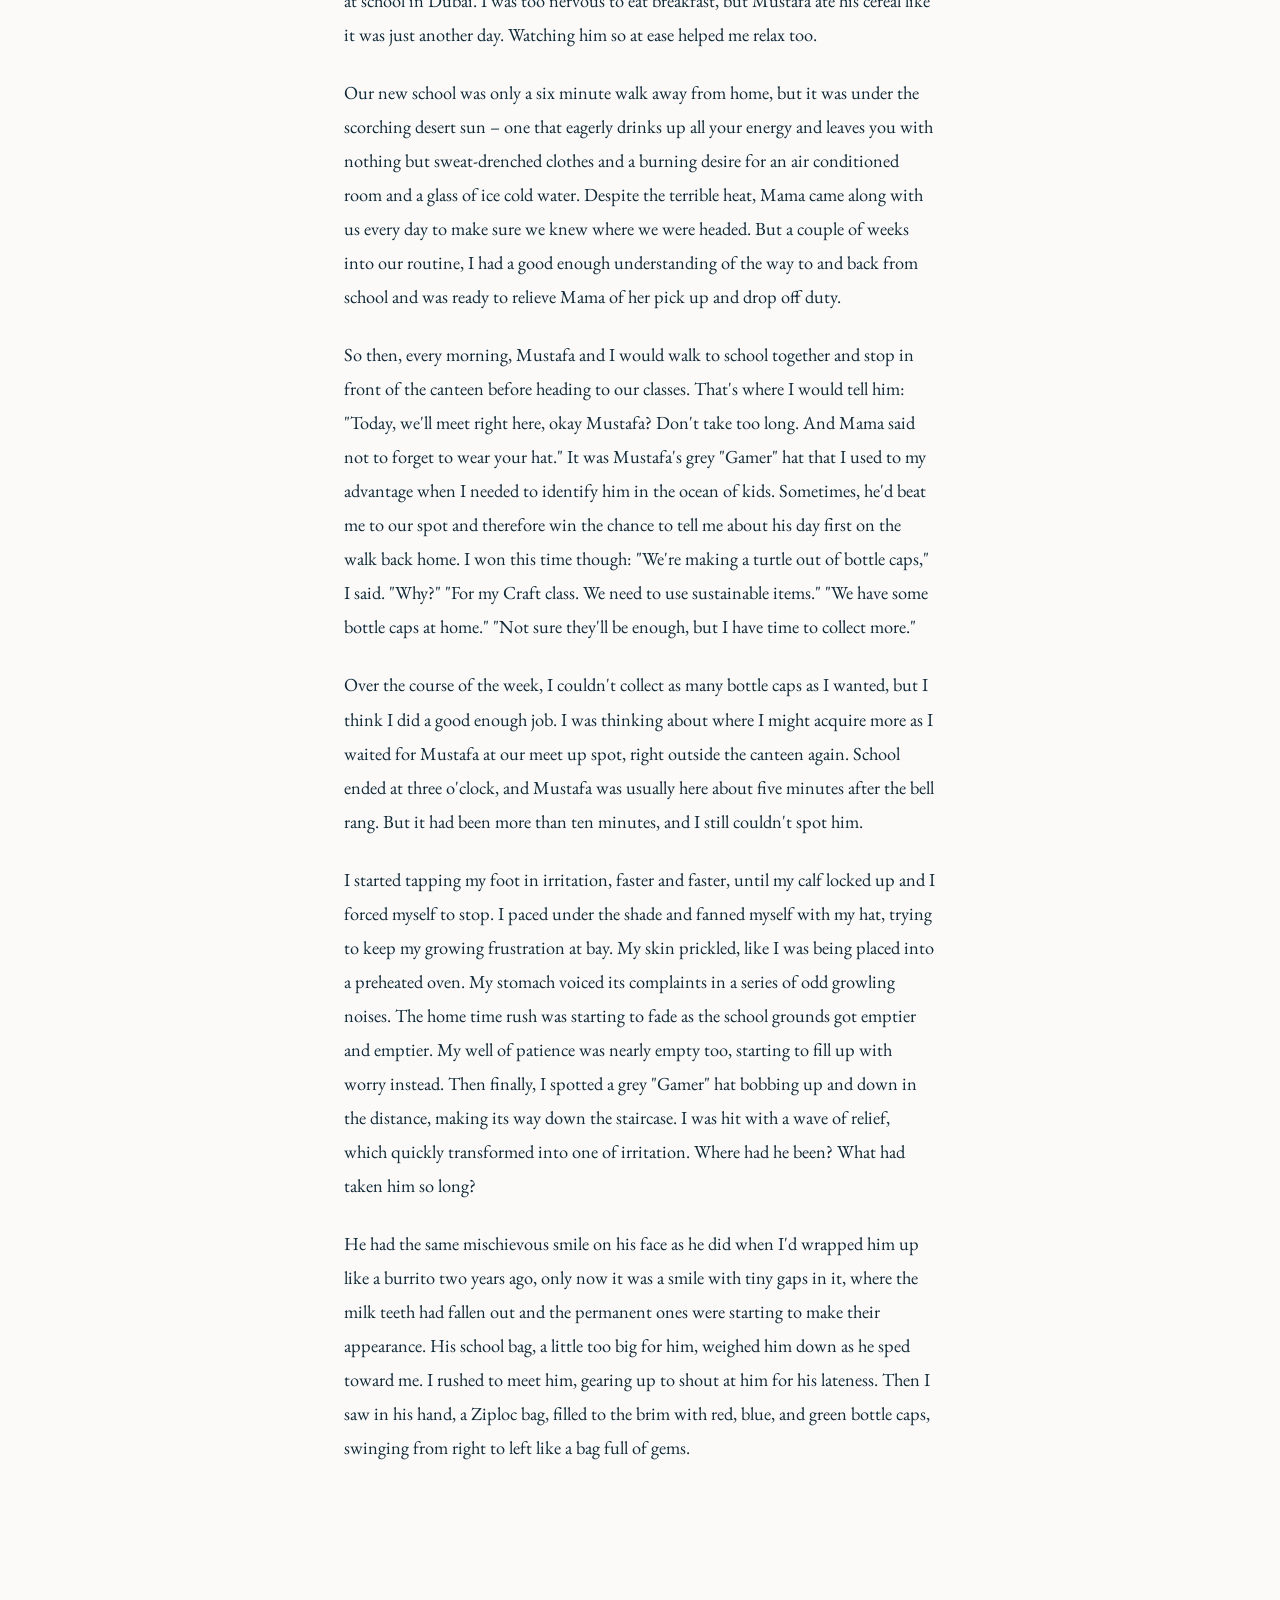
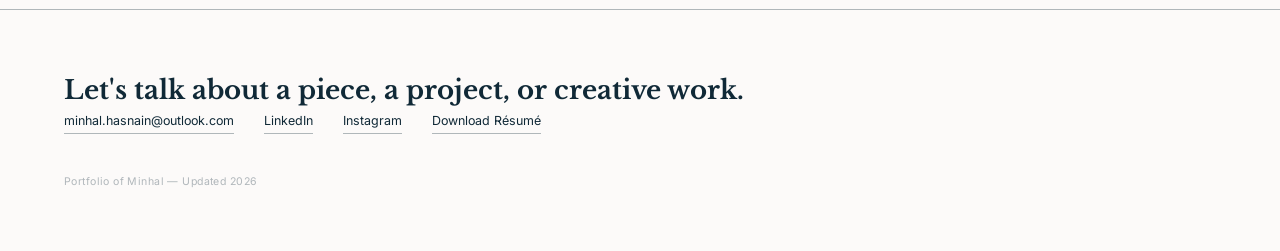
<file: essay-bottle-caps.html>
<!DOCTYPE html>
<html lang="en">
<head>
<meta charset="UTF-8">
<meta name="viewport" content="width=device-width, initial-scale=1.0">
<title>A Bag of Bottle Caps — Minhal</title>
<link rel="stylesheet" href="style.css">

<style>
  .essay-hero { padding: 130px 24px 0; text-align: center; }
  .essay-hero .label { margin-bottom: 14px; }
  .essay-hero h1 { font-size: clamp(2.2rem, 5vw, 3.6rem); font-weight: 700; }
  .essay-hero .date { font-family: 'Inter', sans-serif; font-size: 0.75rem; letter-spacing: 0.06em; color: var(--navy-soft); margin-top: 10px; }
  .essay-portrait-wrap { max-width: 420px; margin: 50px auto 0; padding: 0 24px; }
  .essay-portrait-wrap img { width: 100%; display: block; border: 1px solid var(--navy-faint); }
  .essay-portrait-caption { text-align: center; margin-top: 14px; font-family: 'Inter', sans-serif; font-size: 0.7rem; letter-spacing: 0.06em; text-transform: uppercase; color: var(--navy-soft); }
  .essay-body { max-width: 640px; margin: 60px auto 0; padding: 0 24px 120px; }
  .essay-body p { font-family: 'EB Garamond', serif; font-size: 1.15rem; line-height: 1.85; margin-bottom: 24px; }
</style>
</head>
<body>

<a class="mark" href="index.html"><img src="images/signature.png" alt="Minhal — signature"></a>
<nav class="nav-desktop">
  <a class="nav-link" href="work.html">Campaigns</a>
  <a class="nav-link" href="writing.html">Writing</a>
  <a class="nav-link" href="art.html">Visual Art</a>
  <a class="nav-link" href="about.html">About</a>
  <a class="btn-resume" href="#">Résumé</a>
</nav>
<div class="nav-mobile-toggle" id="hamburger"><span></span></div>
<div class="mobile-menu" id="mobileMenu">
  <a class="mobile-link" href="work.html">Campaigns</a>
  <a class="mobile-link" href="writing.html">Writing</a>
  <a class="mobile-link" href="art.html">Visual Art</a>
  <a class="mobile-link" href="about.html">About</a>
  <a class="btn-resume" href="#">Résumé</a>
</div>

<div class="essay-hero">
  <div class="label">Personal Essay / Nonfiction</div>
  <h1 class="display">A Bag of Bottle Caps</h1>
  <div class="date">January 2025 &middot; 8 min</div>
</div>

<div class="essay-portrait-wrap">
  <img src="images/mustafa-portrait.jpg" alt="Graphite portrait of Mustafa">
  <div class="essay-portrait-caption">Graphite, 2026</div>
</div>

<div class="essay-body">
<p>He stood still as I wrapped him up – neck to ankles – in Mama's long scarf. My little six-year-old brother, now a vibrant navy burrito, stared at me with mischief in his eyes and hands turned to the side like a baby penguin's flippers. His tiny milk teeth sparkled as he giggled, sounds of delight escaping from him in squeaky bursts. I picked him up in both my spindly arms (strong for a petite nine-year-old girl) and spun him around until we could both laugh no more.</p>

<p>My brother was unique in that way; most kids would bolt the other direction if approached by someone wanting to wrap them up with a scarf. Or they'd demand to wrap you in the scarf instead. Very few would cooperate as willingly as my brother did. He followed my instructions exactly and immediately, as though I could do him no wrong. Sometimes, instead of telling him herself, Mama would ask me to tell Mustafa it was time for bed because she knew he'd listen to me more readily. "He'll do anything for his big sister," she had told me. I will always be grateful to her and Baba for forging our bond since we were little; it is titanium: strong, nigh unbreakable.</p>

<p>When I lowered my burrito – uh, brother – back to the ground, we were both breathless. I gripped one end of the scarf and instructed him to spin outward to unwrap himself from his burrito form. He twirled around like a mini tornado, spinning more rapidly with each turn. When his limbs were finally free, he leaped in exhilaration and started wiggling side to side like a Jell-o noodle until we were both sprawled on the carpet, clutching our stomachs and battling the forceful hands of laughter as it attacked us once again.</p>

<p>A couple of years before our burrito escapade, my brother had mistaken the white wall in our house for a large canvas. He must have thought it needed a splash of colour, so unleashed his crayons all over it. He was only four at the time. When our parents found him in the midst of creating his masterpiece, they told him to stop immediately, and brought him to our shared room. The four of us stood in silence until Baba's voice cut the tension: "You know what you did, Mustafa. Please don't do it again."</p>

<p>Did Mustafa know what he had done? He seemed so small next to our giant bookshelf, his hands stuck to his sides and head hanging low, as though the floor had all the answers he ever needed. I remember wanting to squeeze him, he looked so cute – a little repentant doll. When he didn't respond, Mama explained to him that crayons were only to be used on paper, not on everything that was blank and white. He nodded in understanding. Then, still staring at the floor, he walked straight to me and gave me a tight hug, head buried into me and eyes closed firmly. Mama and Baba both started smiling, and I assumed all was forgiven.</p>

<p>One day, Mustafa and I had made our way to the living room to watch The Lion King. I jumped onto the sofa, reclaiming my corner spot, and my brother leaped onto our green Ikea chair on the other side of the room, little legs stretched out on the leg rest in front of him. His feet moved rapidly from side to side, unspent energy surging in his little body. Even as a nine-year-old, I was very tech-savvy, so I had the movie on minutes after we settled in. First we watched the brilliantly orange Savannah sunrise, then the Lion King – Mufasa – came on screen, and I suddenly felt the urge to draw him on my iPad. I paused the movie and told my brother what I planned to do. "Sorry, Mustafa. I'll take a while."</p>

<p>Though I knew he would allow me to pursue my artistic urge, I didn't expect him to continue to sit on the chair, keeping me company because he didn't want me to be alone. Looking back, I realise now how impressive it was that a six-year-old not only exercised the mature trait of patience but also merged it with a poignant sense of consideration. I must have put my fellow nine-year-old kids to shame, surrendering to the selfish urge to draw from the TV screen without a second thought, while a compassionate six-year-old waited till I had completed my drawing.</p>

<p>When Mustafa turned eight and I was eleven, Mama and Baba said that we'd be moving from Karachi to Dubai. That was the first time both my brother and I would be old enough to register and remember a move as significant as this. For as long as we could recall, we were in the same house, in the same school, had the same friends, year after year after year. I remember being so jittery at the thought – somewhat excited, and maybe a little scared – of having to start school somewhere new for the first time. I still remember goosebumps lining my arms the morning of our first day at school in Dubai. I was too nervous to eat breakfast, but Mustafa ate his cereal like it was just another day. Watching him so at ease helped me relax too.</p>

<p>Our new school was only a six minute walk away from home, but it was under the scorching desert sun – one that eagerly drinks up all your energy and leaves you with nothing but sweat-drenched clothes and a burning desire for an air conditioned room and a glass of ice cold water. Despite the terrible heat, Mama came along with us every day to make sure we knew where we were headed. But a couple of weeks into our routine, I had a good enough understanding of the way to and back from school and was ready to relieve Mama of her pick up and drop off duty.</p>

<p>So then, every morning, Mustafa and I would walk to school together and stop in front of the canteen before heading to our classes. That's where I would tell him: "Today, we'll meet right here, okay Mustafa? Don't take too long. And Mama said not to forget to wear your hat." It was Mustafa's grey "Gamer" hat that I used to my advantage when I needed to identify him in the ocean of kids. Sometimes, he'd beat me to our spot and therefore win the chance to tell me about his day first on the walk back home. I won this time though: "We're making a turtle out of bottle caps," I said. "Why?" "For my Craft class. We need to use sustainable items." "We have some bottle caps at home." "Not sure they'll be enough, but I have time to collect more."</p>

<p>Over the course of the week, I couldn't collect as many bottle caps as I wanted, but I think I did a good enough job. I was thinking about where I might acquire more as I waited for Mustafa at our meet up spot, right outside the canteen again. School ended at three o'clock, and Mustafa was usually here about five minutes after the bell rang. But it had been more than ten minutes, and I still couldn't spot him.</p>

<p>I started tapping my foot in irritation, faster and faster, until my calf locked up and I forced myself to stop. I paced under the shade and fanned myself with my hat, trying to keep my growing frustration at bay. My skin prickled, like I was being placed into a preheated oven. My stomach voiced its complaints in a series of odd growling noises. The home time rush was starting to fade as the school grounds got emptier and emptier. My well of patience was nearly empty too, starting to fill up with worry instead. Then finally, I spotted a grey "Gamer" hat bobbing up and down in the distance, making its way down the staircase. I was hit with a wave of relief, which quickly transformed into one of irritation. Where had he been? What had taken him so long?</p>

<p>He had the same mischievous smile on his face as he did when I'd wrapped him up like a burrito two years ago, only now it was a smile with tiny gaps in it, where the milk teeth had fallen out and the permanent ones were starting to make their appearance. His school bag, a little too big for him, weighed him down as he sped toward me. I rushed to meet him, gearing up to shout at him for his lateness. Then I saw in his hand, a Ziploc bag, filled to the brim with red, blue, and green bottle caps, swinging from right to left like a bag full of gems.</p>
</div>

<footer id="contact">
  <div class="wrap">
    <h2 class="display">Let's talk about a piece, a project, or creative work.</h2>
        <div class="contact-row">
      <a href="mailto:minhal.hasnain@outlook.com">minhal.hasnain@outlook.com</a>
      <a href="https://www.linkedin.com/in/minhal-hasnain-a8464b2b0/" target="_blank" rel="noopener">LinkedIn</a>
      <a href="https://www.instagram.com/spilling.ink.mh/" target="_blank" rel="noopener">Instagram</a>
      <a href="#">Download Résumé</a>
    </div>
    <div class="fine-print">Portfolio of Minhal — Updated 2026</div>
  </div>
</footer>

<script>
    const hamburger = document.getElementById('hamburger');
  const mobileMenu = document.getElementById('mobileMenu');
  hamburger.addEventListener('click', () => { hamburger.classList.toggle('open'); mobileMenu.classList.toggle('open'); });
  document.querySelectorAll('.mobile-menu a').forEach(a => {
    a.addEventListener('click', () => { hamburger.classList.remove('open'); mobileMenu.classList.remove('open'); });
  });
</script>
</body>
</html>
</file>
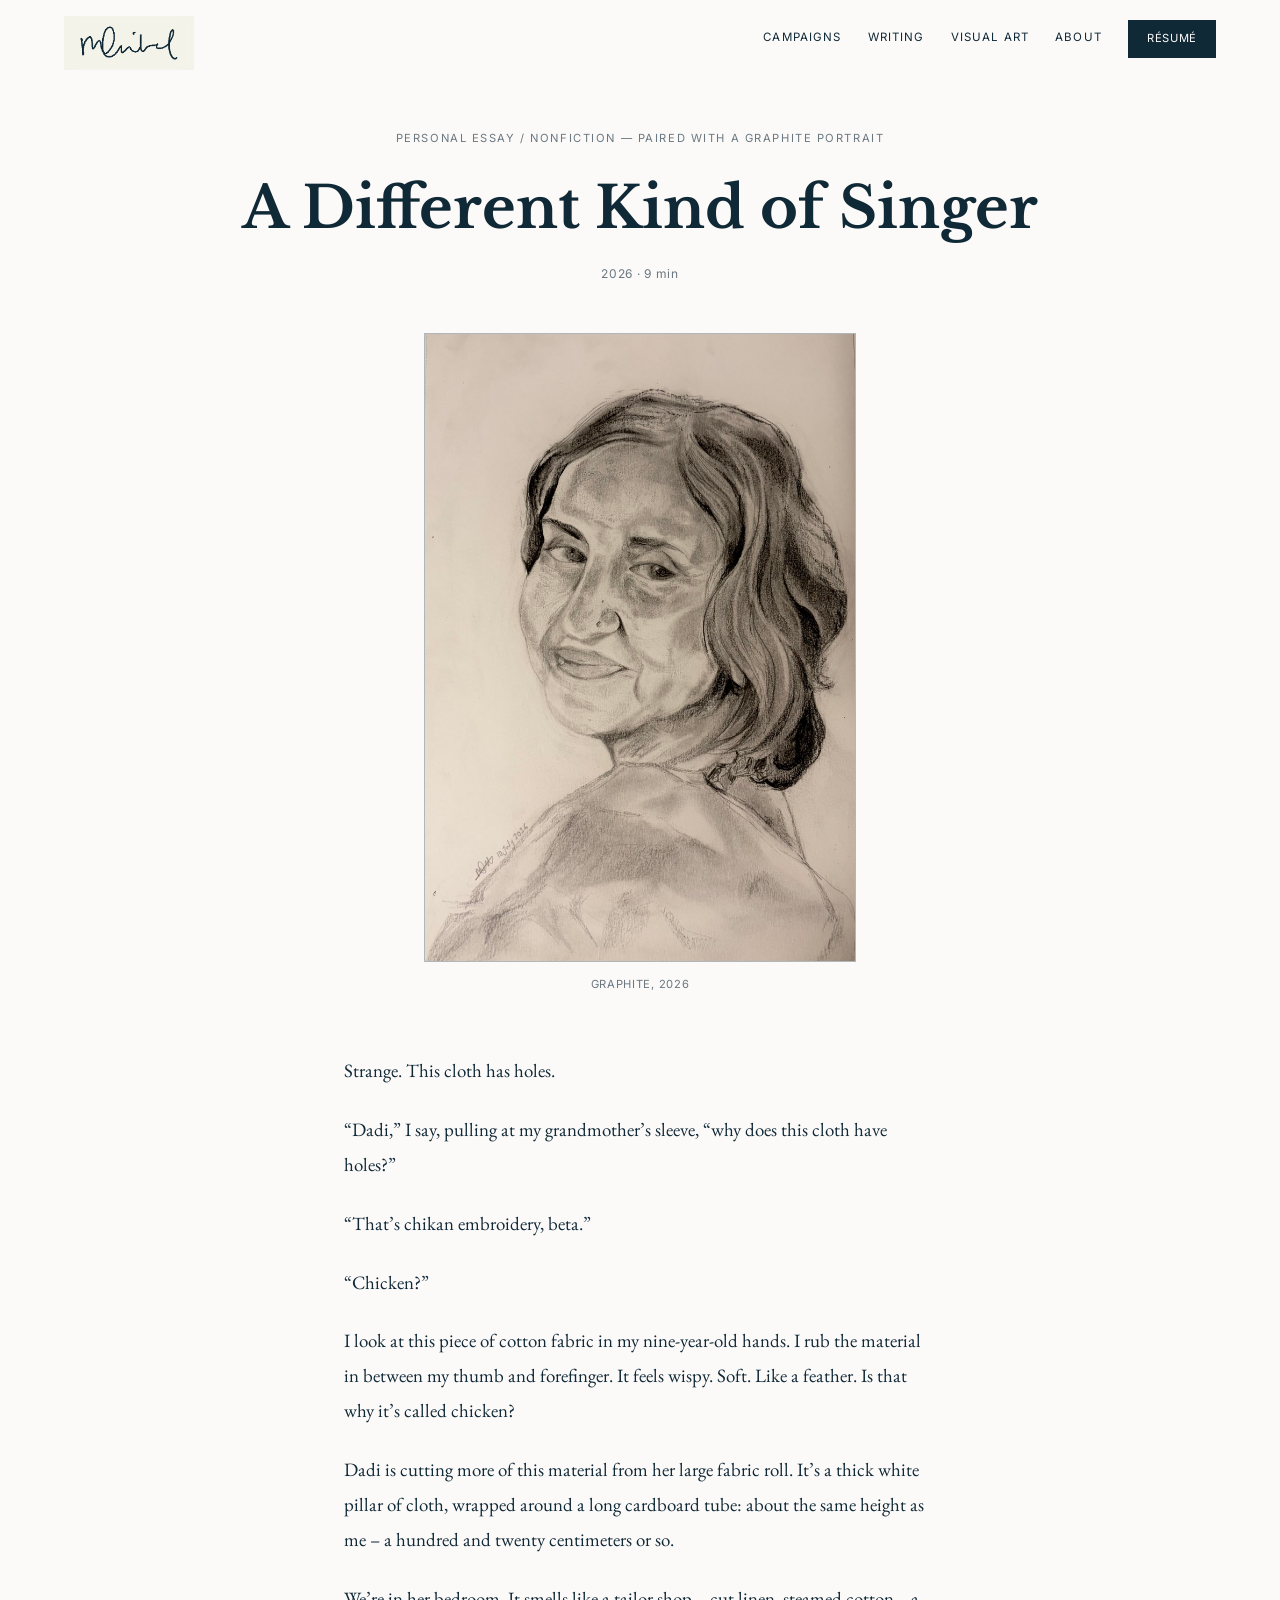
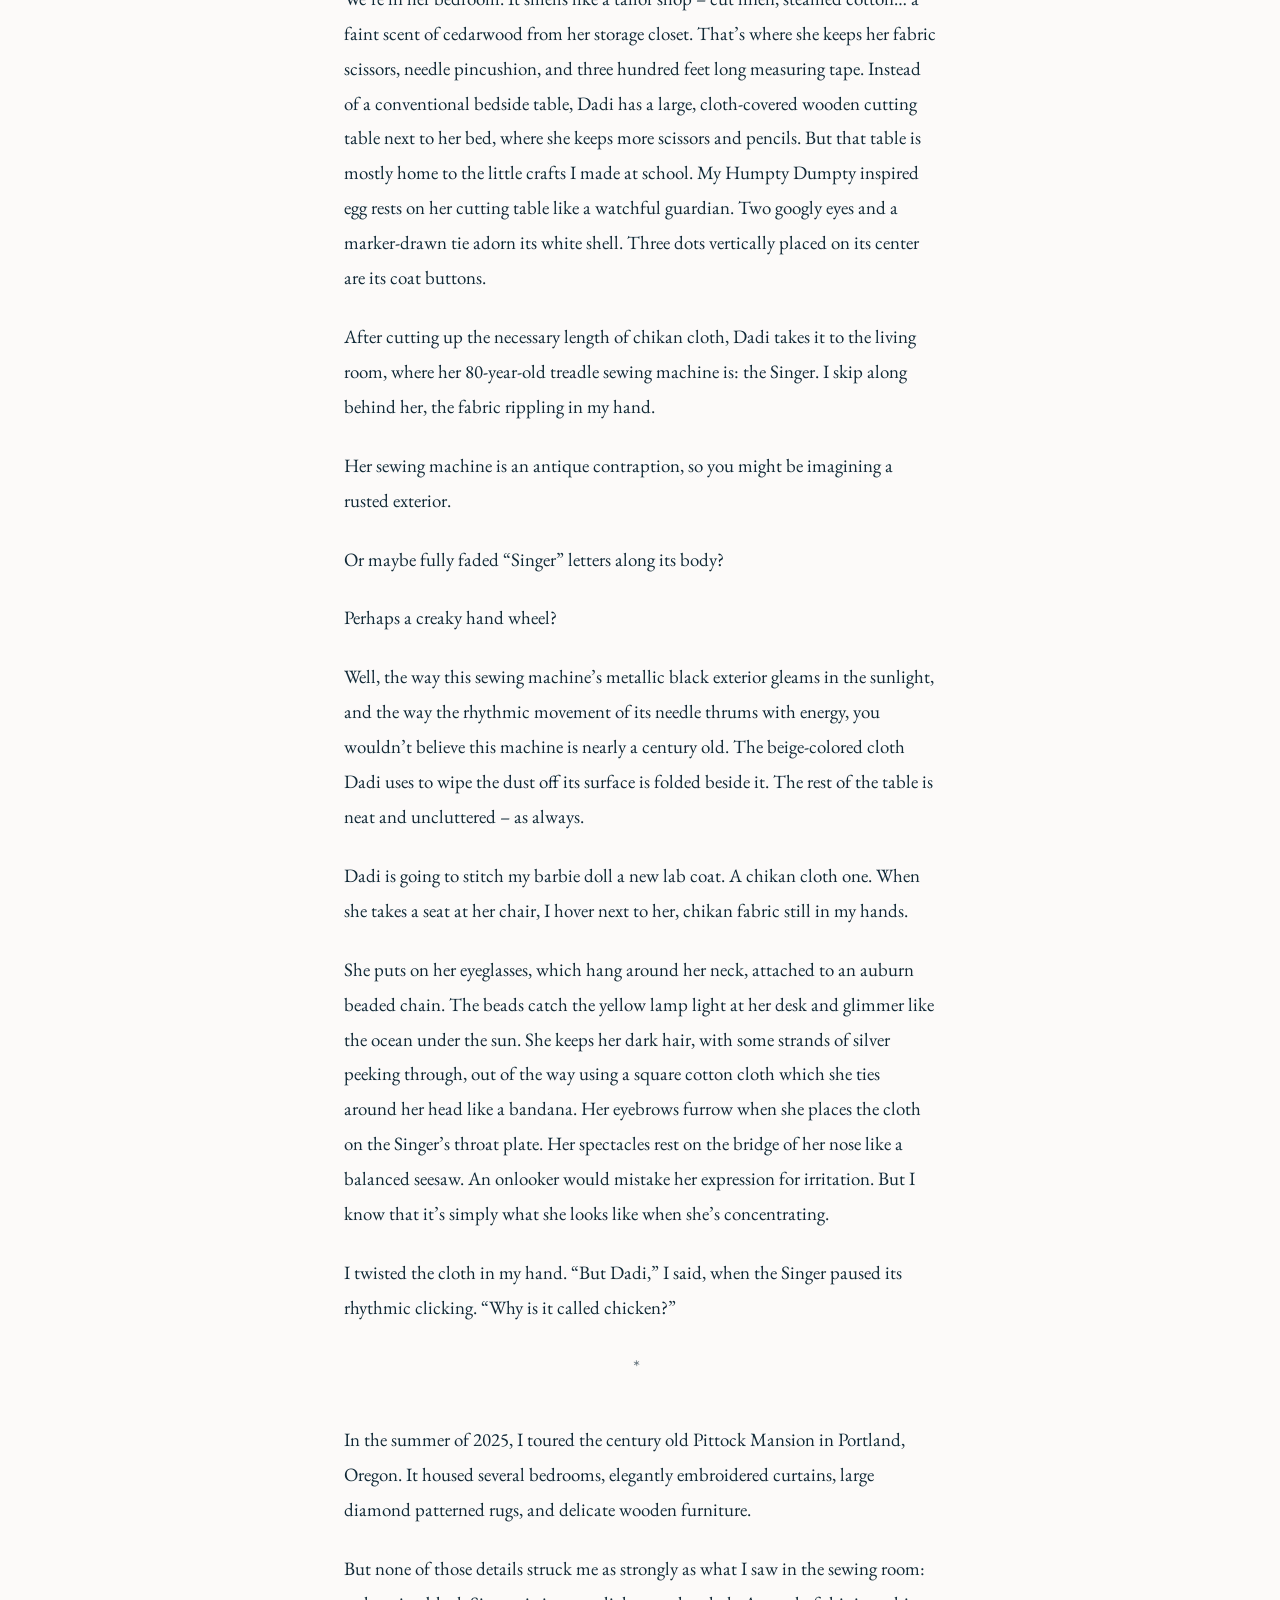
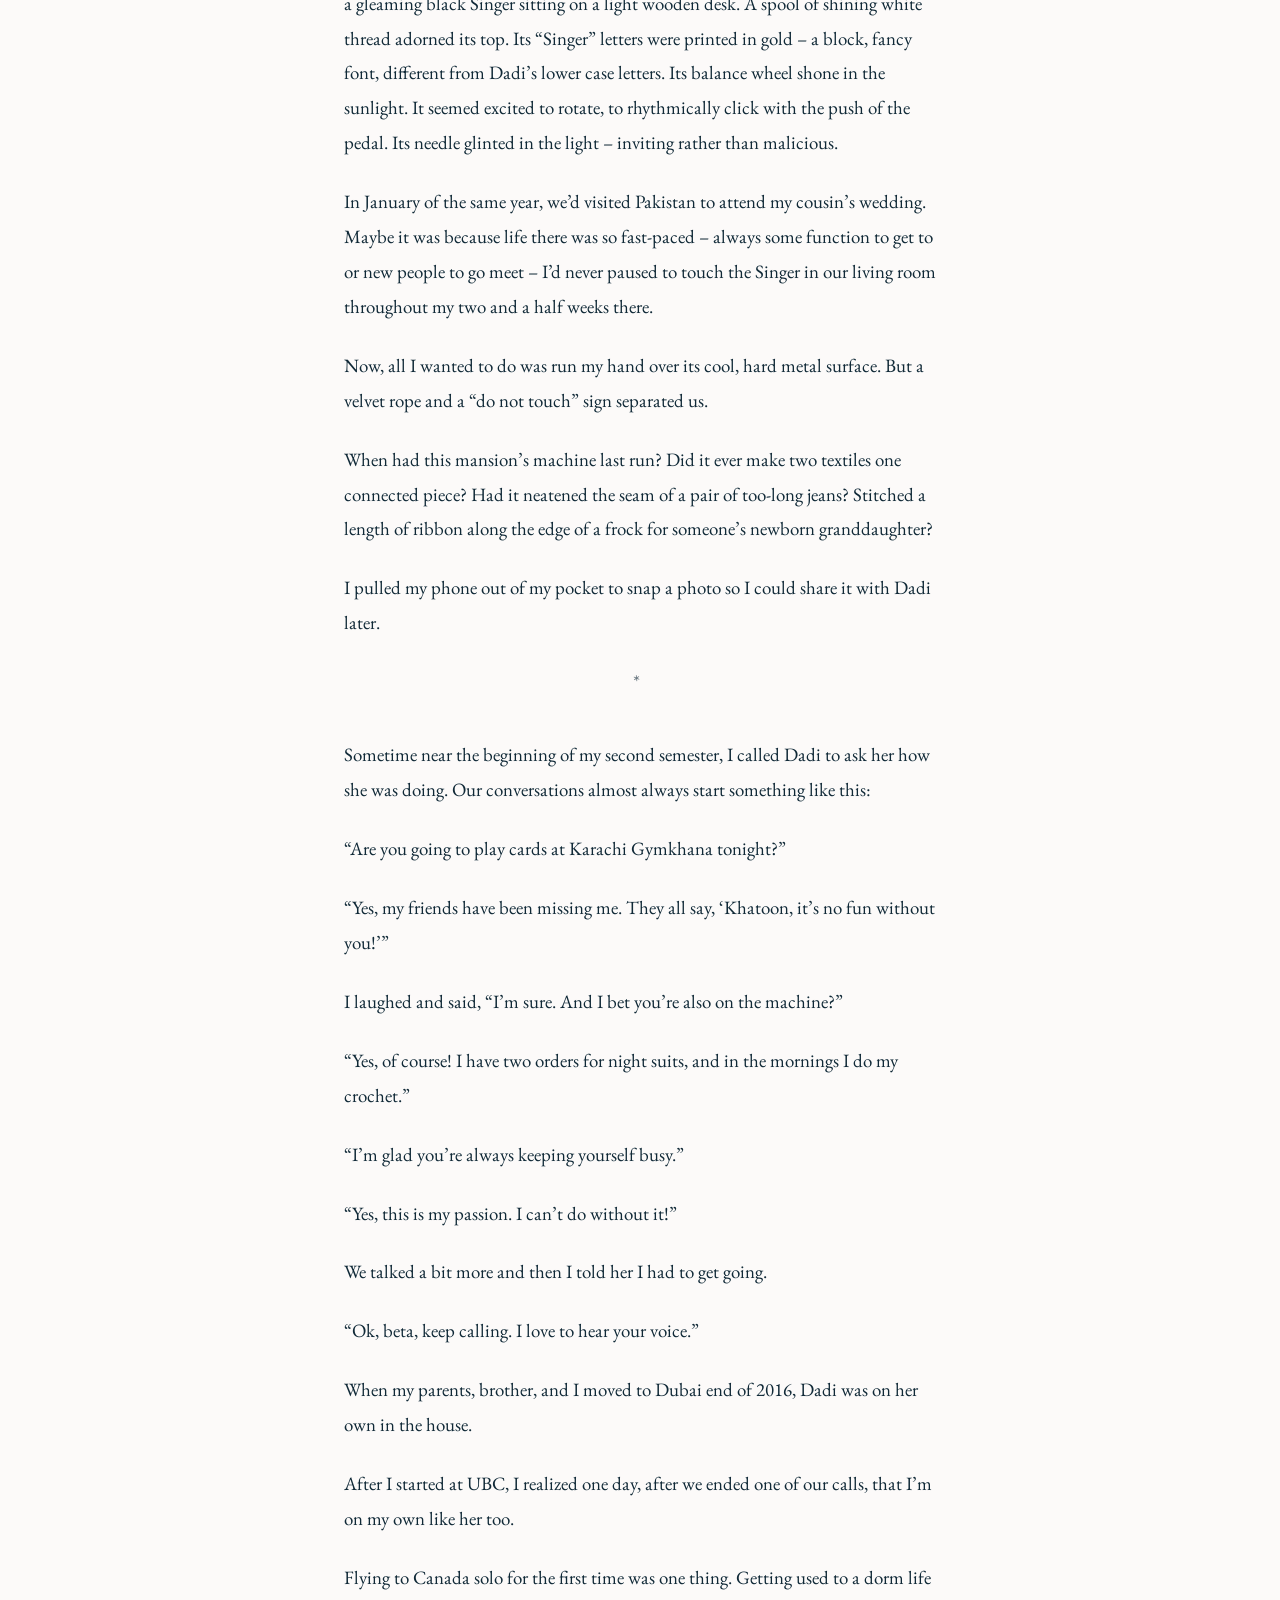
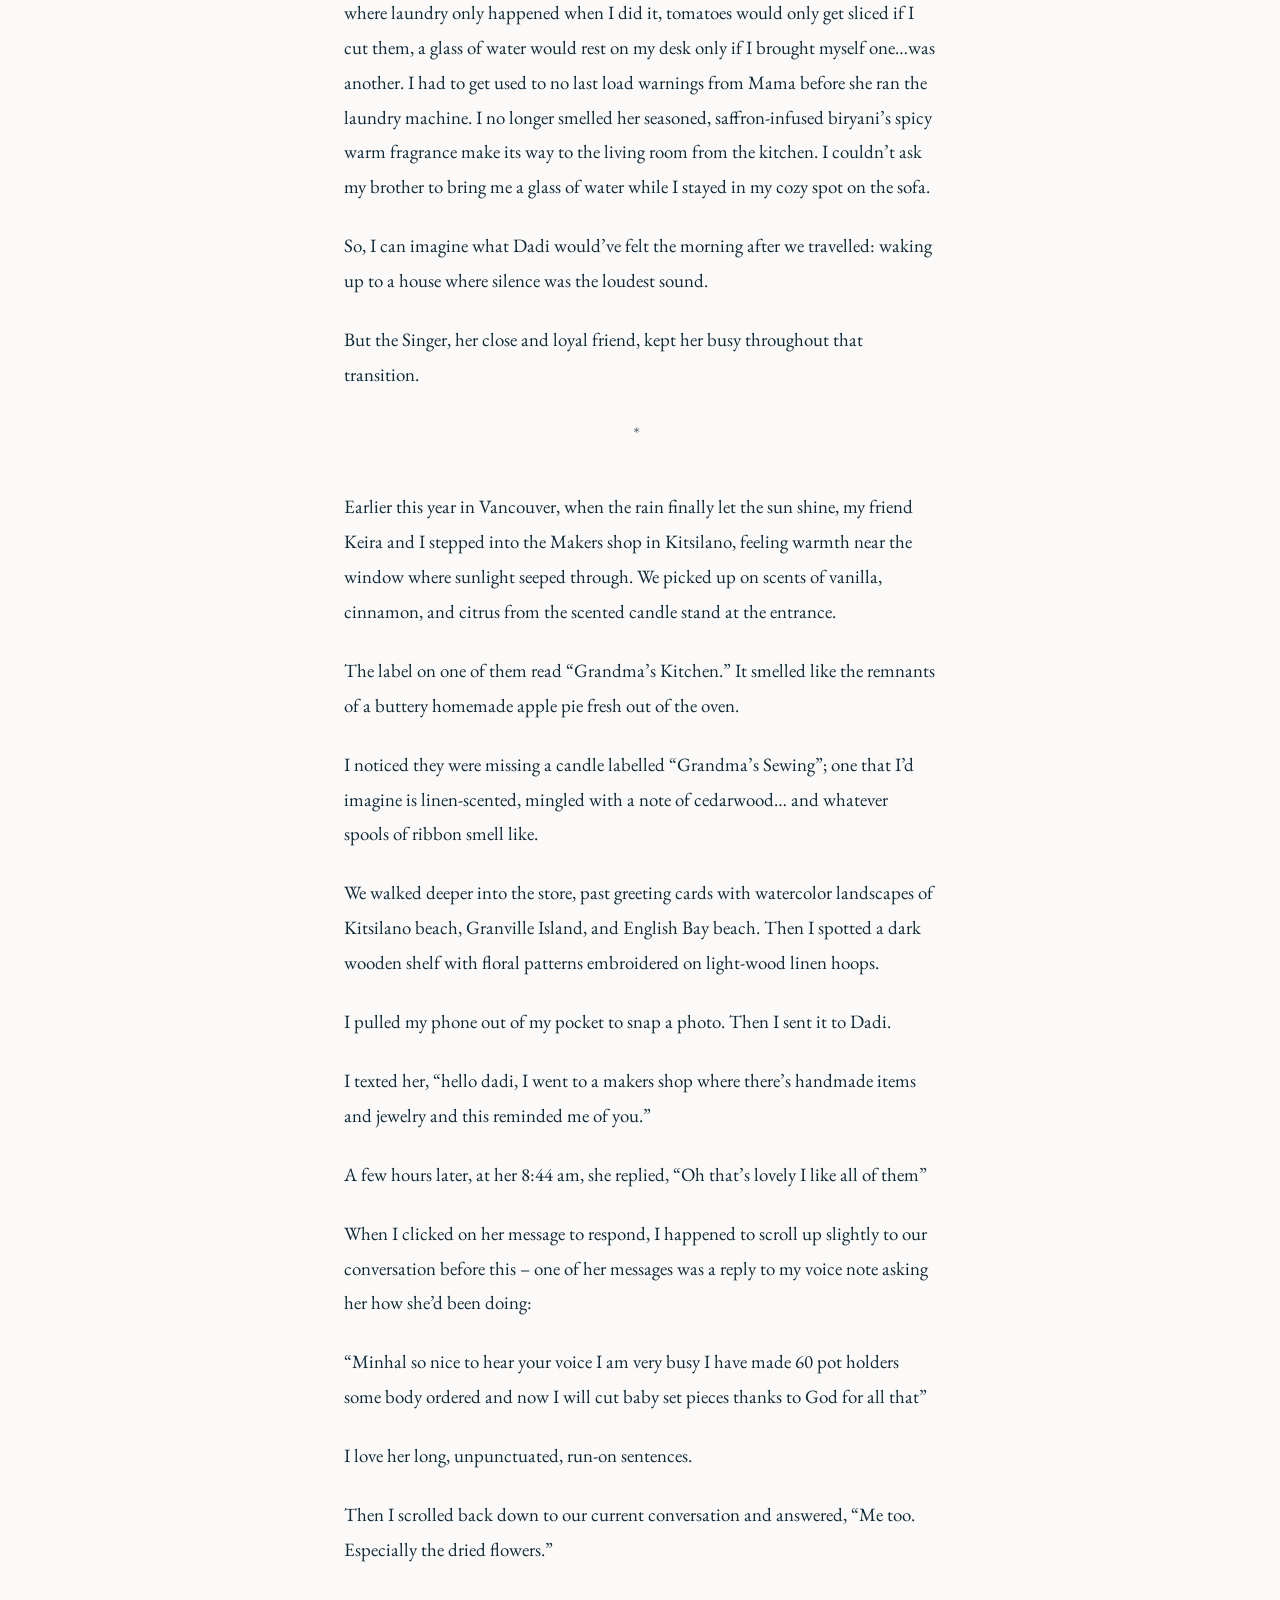
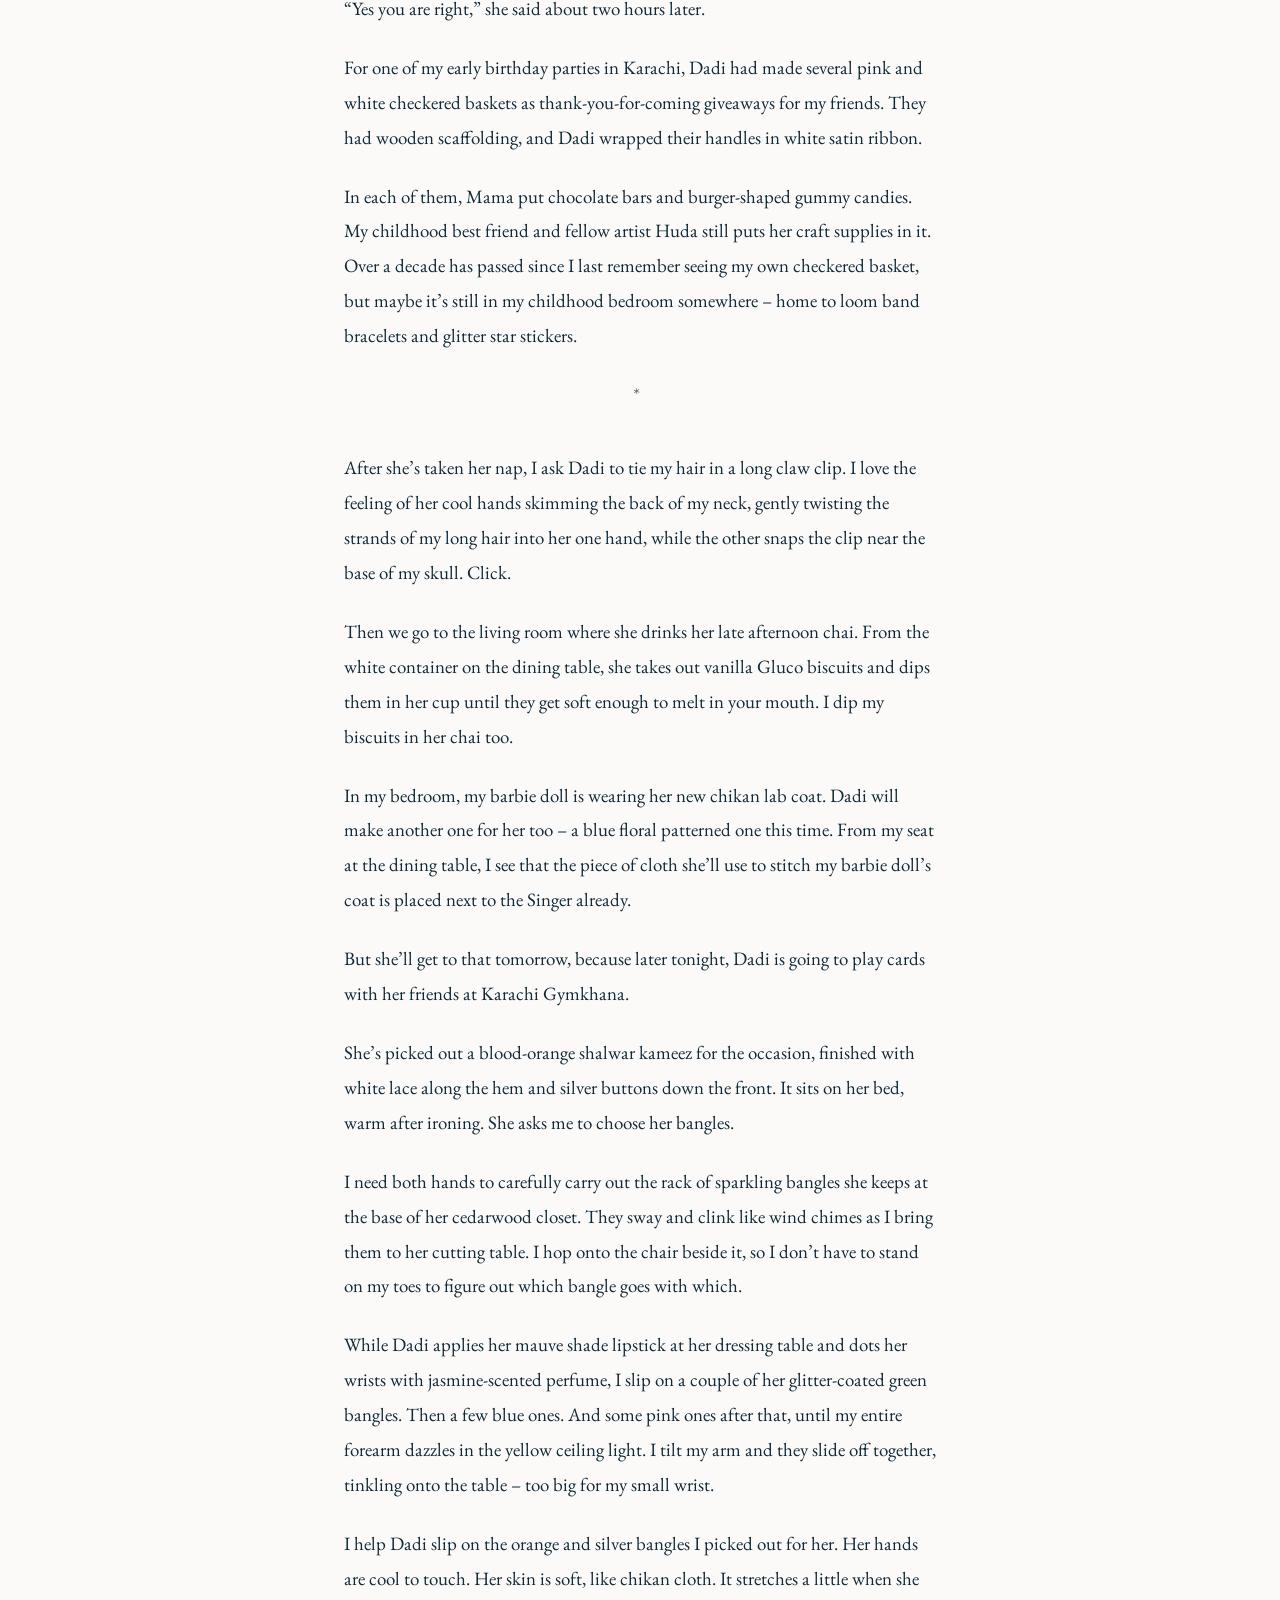
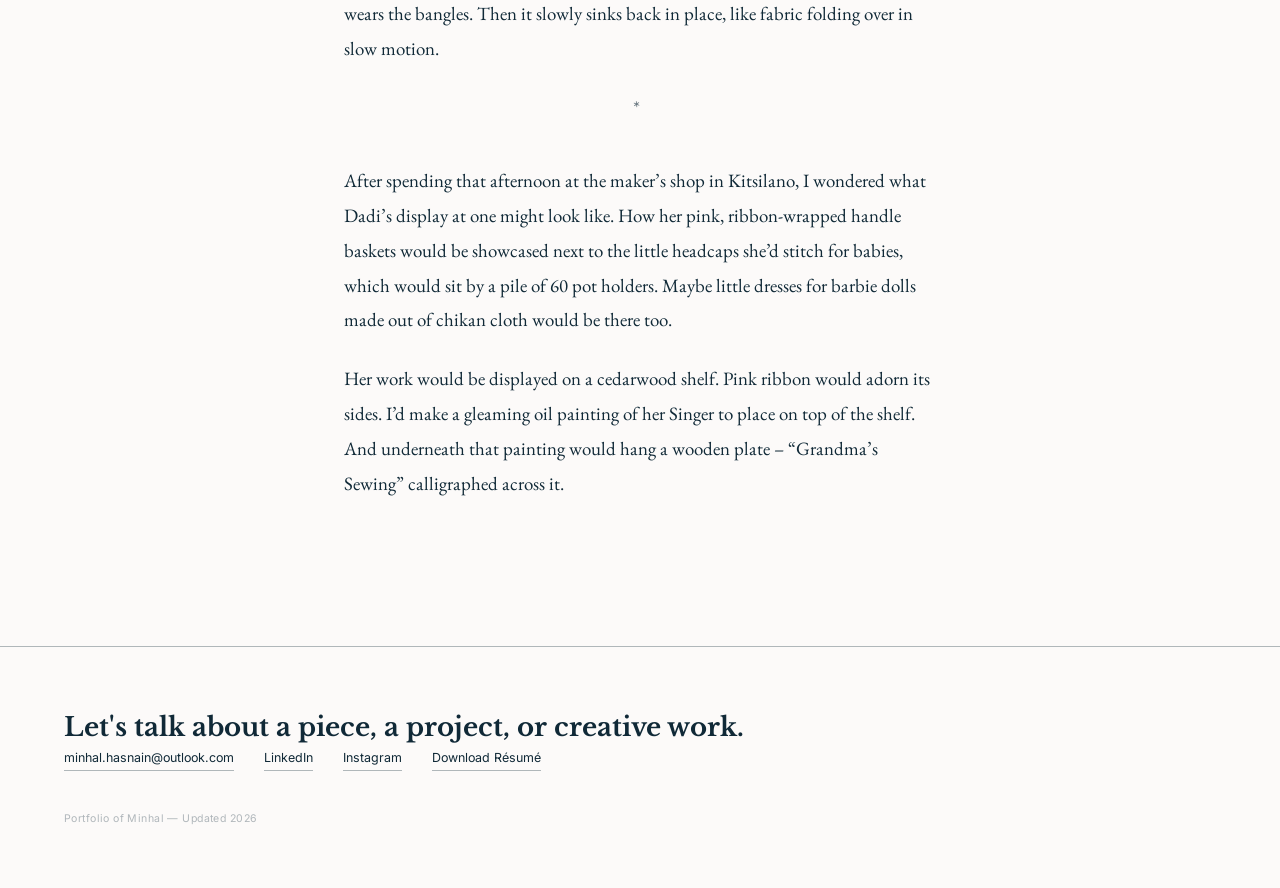
<file: essay-dadi.html>
<!DOCTYPE html>
<html lang="en">
<head>
<meta charset="UTF-8">
<meta name="viewport" content="width=device-width, initial-scale=1.0">
<title>A Different Kind of Singer — Minhal</title>
<link rel="stylesheet" href="style.css">

<!--
  ============================================================
  HOW TO EDIT THIS FILE
  ============================================================
  Replace the placeholder paragraphs inside <div class="essay-body">
  with your real essay text. Each paragraph is just a <p> tag —
  add or remove as needed. The portrait image is already wired
  in from images/dadi-portrait.jpg.
  ============================================================
-->

<style>
  .essay-hero { padding: 130px 24px 0; text-align: center; }
  .essay-hero .label { margin-bottom: 14px; }
  .essay-hero h1 { font-size: clamp(2.2rem, 5vw, 3.6rem); font-weight: 700; }
  .essay-portrait-wrap { max-width: 480px; margin: 50px auto 0; padding: 0 24px; }
  .essay-portrait-wrap img { width: 100%; display: block; border: 1px solid var(--navy-faint); }
  .essay-portrait-caption { text-align: center; margin-top: 14px; font-family: 'Inter', sans-serif; font-size: 0.7rem; letter-spacing: 0.06em; text-transform: uppercase; color: var(--navy-soft); }
  .essay-body { max-width: 640px; margin: 60px auto 0; padding: 0 24px 120px; }
  .essay-body p { font-family: 'EB Garamond', serif; font-size: 1.18rem; line-height: 1.85; margin-bottom: 24px; }
  .essay-placeholder { border: 1px dashed var(--navy-faint); padding: 20px; font-family: 'Inter', sans-serif; font-size: 0.78rem; color: var(--navy-soft); letter-spacing: 0.02em; }
  .essay-hero .date { font-family: 'Inter', sans-serif; font-size: 0.75rem; letter-spacing: 0.06em; color: var(--navy-soft); margin-top: 10px; }
  .scene-break { text-align: center; margin: 8px 0 40px; font-family: 'EB Garamond', serif; font-size: 1.3rem; color: var(--navy-soft); letter-spacing: 0.3em; }
</style>
</head>
<body>

<a class="mark" href="index.html"><img src="images/signature.png" alt="Minhal — signature"></a>
<nav class="nav-desktop">
  <a class="nav-link" href="work.html">Campaigns</a>
  <a class="nav-link" href="writing.html">Writing</a>
  <a class="nav-link" href="art.html">Visual Art</a>
  <a class="nav-link" href="about.html">About</a>
  <a class="btn-resume" href="#">Résumé</a>
</nav>
<div class="nav-mobile-toggle" id="hamburger"><span></span></div>
<div class="mobile-menu" id="mobileMenu">
  <a class="mobile-link" href="work.html">Campaigns</a>
  <a class="mobile-link" href="writing.html">Writing</a>
  <a class="mobile-link" href="art.html">Visual Art</a>
  <a class="mobile-link" href="about.html">About</a>
  <a class="btn-resume" href="#">Résumé</a>
</div>

<div class="essay-hero">
  <div class="label">Personal Essay / Nonfiction — Paired with a Graphite Portrait</div>
  <h1 class="display">A Different Kind of Singer</h1>
  <div class="date">2026 &middot; 9 min</div>
</div>

<div class="essay-portrait-wrap">
  <img src="images/dadi-portrait.jpg" alt="Graphite portrait of Dadi">
  <div class="essay-portrait-caption">Graphite, 2026</div>
</div>

<div class="essay-body">
<p>Strange. This cloth has holes.</p>
<p>&ldquo;Dadi,&rdquo; I say, pulling at my grandmother&rsquo;s sleeve, &ldquo;why does this cloth have holes?&rdquo;</p>
<p>&ldquo;That&rsquo;s chikan embroidery, beta.&rdquo;</p>
<p>&ldquo;Chicken?&rdquo;</p>
<p>I look at this piece of cotton fabric in my nine-year-old hands. I rub the material in between my thumb and forefinger. It feels wispy. Soft. Like a feather. Is that why it&rsquo;s called chicken?</p>
<p>Dadi is cutting more of this material from her large fabric roll. It&rsquo;s a thick white pillar of cloth, wrapped around a long cardboard tube: about the same height as me &ndash; a hundred and twenty centimeters or so.</p>
<p>We&rsquo;re in her bedroom. It smells like a tailor shop &ndash; cut linen, steamed cotton&hellip; a faint scent of cedarwood from her storage closet. That&rsquo;s where she keeps her fabric scissors, needle pincushion, and three hundred feet long measuring tape. Instead of a conventional bedside table, Dadi has a large, cloth-covered wooden cutting table next to her bed, where she keeps more scissors and pencils. But that table is mostly home to the little crafts I made at school. My Humpty Dumpty inspired egg rests on her cutting table like a watchful guardian. Two googly eyes and a marker-drawn tie adorn its white shell. Three dots vertically placed on its center are its coat buttons.</p>
<p>After cutting up the necessary length of chikan cloth, Dadi takes it to the living room, where her 80-year-old treadle sewing machine is: the Singer. I skip along behind her, the fabric rippling in my hand.</p>
<p>Her sewing machine is an antique contraption, so you might be imagining a rusted exterior.</p>
<p>Or maybe fully faded &ldquo;Singer&rdquo; letters along its body?</p>
<p>Perhaps a creaky hand wheel?</p>
<p>Well, the way this sewing machine&rsquo;s metallic black exterior gleams in the sunlight, and the way the rhythmic movement of its needle thrums with energy, you wouldn&rsquo;t believe this machine is nearly a century old. The beige-colored cloth Dadi uses to wipe the dust off its surface is folded beside it. The rest of the table is neat and uncluttered &ndash; as always.</p>
<p>Dadi is going to stitch my barbie doll a new lab coat. A chikan cloth one. When she takes a seat at her chair, I hover next to her, chikan fabric still in my hands.</p>
<p>She puts on her eyeglasses, which hang around her neck, attached to an auburn beaded chain. The beads catch the yellow lamp light at her desk and glimmer like the ocean under the sun. She keeps her dark hair, with some strands of silver peeking through, out of the way using a square cotton cloth which she ties around her head like a bandana. Her eyebrows furrow when she places the cloth on the Singer&rsquo;s throat plate. Her spectacles rest on the bridge of her nose like a balanced seesaw. An onlooker would mistake her expression for irritation. But I know that it&rsquo;s simply what she looks like when she&rsquo;s concentrating.</p>
<p>I twisted the cloth in my hand. &ldquo;But Dadi,&rdquo; I said, when the Singer paused its rhythmic clicking. &ldquo;Why is it called chicken?&rdquo;</p>

<div class="scene-break">&ast;</div>

<p>In the summer of 2025, I toured the century old Pittock Mansion in Portland, Oregon. It housed several bedrooms, elegantly embroidered curtains, large diamond patterned rugs, and delicate wooden furniture.</p>
<p>But none of those details struck me as strongly as what I saw in the sewing room: a gleaming black Singer sitting on a light wooden desk. A spool of shining white thread adorned its top. Its &ldquo;Singer&rdquo; letters were printed in gold &ndash; a block, fancy font, different from Dadi&rsquo;s lower case letters. Its balance wheel shone in the sunlight. It seemed excited to rotate, to rhythmically click with the push of the pedal. Its needle glinted in the light &ndash; inviting rather than malicious.</p>
<p>In January of the same year, we&rsquo;d visited Pakistan to attend my cousin&rsquo;s wedding. Maybe it was because life there was so fast-paced &ndash; always some function to get to or new people to go meet &ndash; I&rsquo;d never paused to touch the Singer in our living room throughout my two and a half weeks there.</p>
<p>Now, all I wanted to do was run my hand over its cool, hard metal surface. But a velvet rope and a &ldquo;do not touch&rdquo; sign separated us.</p>
<p>When had this mansion&rsquo;s machine last run? Did it ever make two textiles one connected piece? Had it neatened the seam of a pair of too-long jeans? Stitched a length of ribbon along the edge of a frock for someone&rsquo;s newborn granddaughter?</p>
<p>I pulled my phone out of my pocket to snap a photo so I could share it with Dadi later.</p>

<div class="scene-break">&ast;</div>

<p>Sometime near the beginning of my second semester, I called Dadi to ask her how she was doing. Our conversations almost always start something like this:</p>
<p>&ldquo;Are you going to play cards at Karachi Gymkhana tonight?&rdquo;</p>
<p>&ldquo;Yes, my friends have been missing me. They all say, &lsquo;Khatoon, it&rsquo;s no fun without you!&rsquo;&rdquo;</p>
<p>I laughed and said, &ldquo;I&rsquo;m sure. And I bet you&rsquo;re also on the machine?&rdquo;</p>
<p>&ldquo;Yes, of course! I have two orders for night suits, and in the mornings I do my crochet.&rdquo;</p>
<p>&ldquo;I&rsquo;m glad you&rsquo;re always keeping yourself busy.&rdquo;</p>
<p>&ldquo;Yes, this is my passion. I can&rsquo;t do without it!&rdquo;</p>
<p>We talked a bit more and then I told her I had to get going.</p>
<p>&ldquo;Ok, beta, keep calling. I love to hear your voice.&rdquo;</p>
<p>When my parents, brother, and I moved to Dubai end of 2016, Dadi was on her own in the house.</p>
<p>After I started at UBC, I realized one day, after we ended one of our calls, that I&rsquo;m on my own like her too.</p>
<p>Flying to Canada solo for the first time was one thing. Getting used to a dorm life where laundry only happened when I did it, tomatoes would only get sliced if I cut them, a glass of water would rest on my desk only if I brought myself one&hellip;was another. I had to get used to no last load warnings from Mama before she ran the laundry machine. I no longer smelled her seasoned, saffron-infused biryani&rsquo;s spicy warm fragrance make its way to the living room from the kitchen. I couldn&rsquo;t ask my brother to bring me a glass of water while I stayed in my cozy spot on the sofa.</p>
<p>So, I can imagine what Dadi would&rsquo;ve felt the morning after we travelled: waking up to a house where silence was the loudest sound.</p>
<p>But the Singer, her close and loyal friend, kept her busy throughout that transition.</p>

<div class="scene-break">&ast;</div>

<p>Earlier this year in Vancouver, when the rain finally let the sun shine, my friend Keira and I stepped into the Makers shop in Kitsilano, feeling warmth near the window where sunlight seeped through. We picked up on scents of vanilla, cinnamon, and citrus from the scented candle stand at the entrance.</p>
<p>The label on one of them read &ldquo;Grandma&rsquo;s Kitchen.&rdquo; It smelled like the remnants of a buttery homemade apple pie fresh out of the oven.</p>
<p>I noticed they were missing a candle labelled &ldquo;Grandma&rsquo;s Sewing&rdquo;; one that I&rsquo;d imagine is linen-scented, mingled with a note of cedarwood&hellip; and whatever spools of ribbon smell like.</p>
<p>We walked deeper into the store, past greeting cards with watercolor landscapes of Kitsilano beach, Granville Island, and English Bay beach. Then I spotted a dark wooden shelf with floral patterns embroidered on light-wood linen hoops.</p>
<p>I pulled my phone out of my pocket to snap a photo. Then I sent it to Dadi.</p>
<p>I texted her, &ldquo;hello dadi, I went to a makers shop where there&rsquo;s handmade items and jewelry and this reminded me of you.&rdquo;</p>
<p>A few hours later, at her 8:44 am, she replied, &ldquo;Oh that&rsquo;s lovely I like all of them&rdquo;</p>
<p>When I clicked on her message to respond, I happened to scroll up slightly to our conversation before this &ndash; one of her messages was a reply to my voice note asking her how she&rsquo;d been doing:</p>
<p>&ldquo;Minhal so nice to hear your voice I am very busy I have made 60 pot holders some body ordered and now I will cut baby set pieces thanks to God for all that&rdquo;</p>
<p>I love her long, unpunctuated, run-on sentences.</p>
<p>Then I scrolled back down to our current conversation and answered, &ldquo;Me too. Especially the dried flowers.&rdquo;</p>
<p>&ldquo;Yes you are right,&rdquo; she said about two hours later.</p>
<p>For one of my early birthday parties in Karachi, Dadi had made several pink and white checkered baskets as thank-you-for-coming giveaways for my friends. They had wooden scaffolding, and Dadi wrapped their handles in white satin ribbon.</p>
<p>In each of them, Mama put chocolate bars and burger-shaped gummy candies. My childhood best friend and fellow artist Huda still puts her craft supplies in it. Over a decade has passed since I last remember seeing my own checkered basket, but maybe it&rsquo;s still in my childhood bedroom somewhere &ndash; home to loom band bracelets and glitter star stickers.</p>

<div class="scene-break">&ast;</div>

<p>After she&rsquo;s taken her nap, I ask Dadi to tie my hair in a long claw clip. I love the feeling of her cool hands skimming the back of my neck, gently twisting the strands of my long hair into her one hand, while the other snaps the clip near the base of my skull. Click.</p>
<p>Then we go to the living room where she drinks her late afternoon chai. From the white container on the dining table, she takes out vanilla Gluco biscuits and dips them in her cup until they get soft enough to melt in your mouth. I dip my biscuits in her chai too.</p>
<p>In my bedroom, my barbie doll is wearing her new chikan lab coat. Dadi will make another one for her too &ndash; a blue floral patterned one this time. From my seat at the dining table, I see that the piece of cloth she&rsquo;ll use to stitch my barbie doll&rsquo;s coat is placed next to the Singer already.</p>
<p>But she&rsquo;ll get to that tomorrow, because later tonight, Dadi is going to play cards with her friends at Karachi Gymkhana.</p>
<p>She&rsquo;s picked out a blood-orange shalwar kameez for the occasion, finished with white lace along the hem and silver buttons down the front. It sits on her bed, warm after ironing. She asks me to choose her bangles.</p>
<p>I need both hands to carefully carry out the rack of sparkling bangles she keeps at the base of her cedarwood closet. They sway and clink like wind chimes as I bring them to her cutting table. I hop onto the chair beside it, so I don&rsquo;t have to stand on my toes to figure out which bangle goes with which.</p>
<p>While Dadi applies her mauve shade lipstick at her dressing table and dots her wrists with jasmine-scented perfume, I slip on a couple of her glitter-coated green bangles. Then a few blue ones. And some pink ones after that, until my entire forearm dazzles in the yellow ceiling light. I tilt my arm and they slide off together, tinkling onto the table &ndash; too big for my small wrist.</p>
<p>I help Dadi slip on the orange and silver bangles I picked out for her. Her hands are cool to touch. Her skin is soft, like chikan cloth. It stretches a little when she wears the bangles. Then it slowly sinks back in place, like fabric folding over in slow motion.</p>

<div class="scene-break">&ast;</div>

<p>After spending that afternoon at the maker&rsquo;s shop in Kitsilano, I wondered what Dadi&rsquo;s display at one might look like. How her pink, ribbon-wrapped handle baskets would be showcased next to the little headcaps she&rsquo;d stitch for babies, which would sit by a pile of 60 pot holders. Maybe little dresses for barbie dolls made out of chikan cloth would be there too.</p>
<p>Her work would be displayed on a cedarwood shelf. Pink ribbon would adorn its sides. I&rsquo;d make a gleaming oil painting of her Singer to place on top of the shelf. And underneath that painting would hang a wooden plate &ndash; &ldquo;Grandma&rsquo;s Sewing&rdquo; calligraphed across it.</p>
</div>

<footer id="contact">
  <div class="wrap">
    <h2 class="display">Let's talk about a piece, a project, or creative work.</h2>
        <div class="contact-row">
      <a href="mailto:minhal.hasnain@outlook.com">minhal.hasnain@outlook.com</a>
      <a href="https://www.linkedin.com/in/minhal-hasnain-a8464b2b0/" target="_blank" rel="noopener">LinkedIn</a>
      <a href="https://www.instagram.com/spilling.ink.mh/" target="_blank" rel="noopener">Instagram</a>
      <a href="#">Download Résumé</a>
    </div>
    <div class="fine-print">Portfolio of Minhal — Updated 2026</div>
  </div>
</footer>

<script>
    const hamburger = document.getElementById('hamburger');
  const mobileMenu = document.getElementById('mobileMenu');
  hamburger.addEventListener('click', () => { hamburger.classList.toggle('open'); mobileMenu.classList.toggle('open'); });
  document.querySelectorAll('.mobile-menu a').forEach(a => {
    a.addEventListener('click', () => { hamburger.classList.remove('open'); mobileMenu.classList.remove('open'); });
  });
</script>
</body>
</html>
</file>
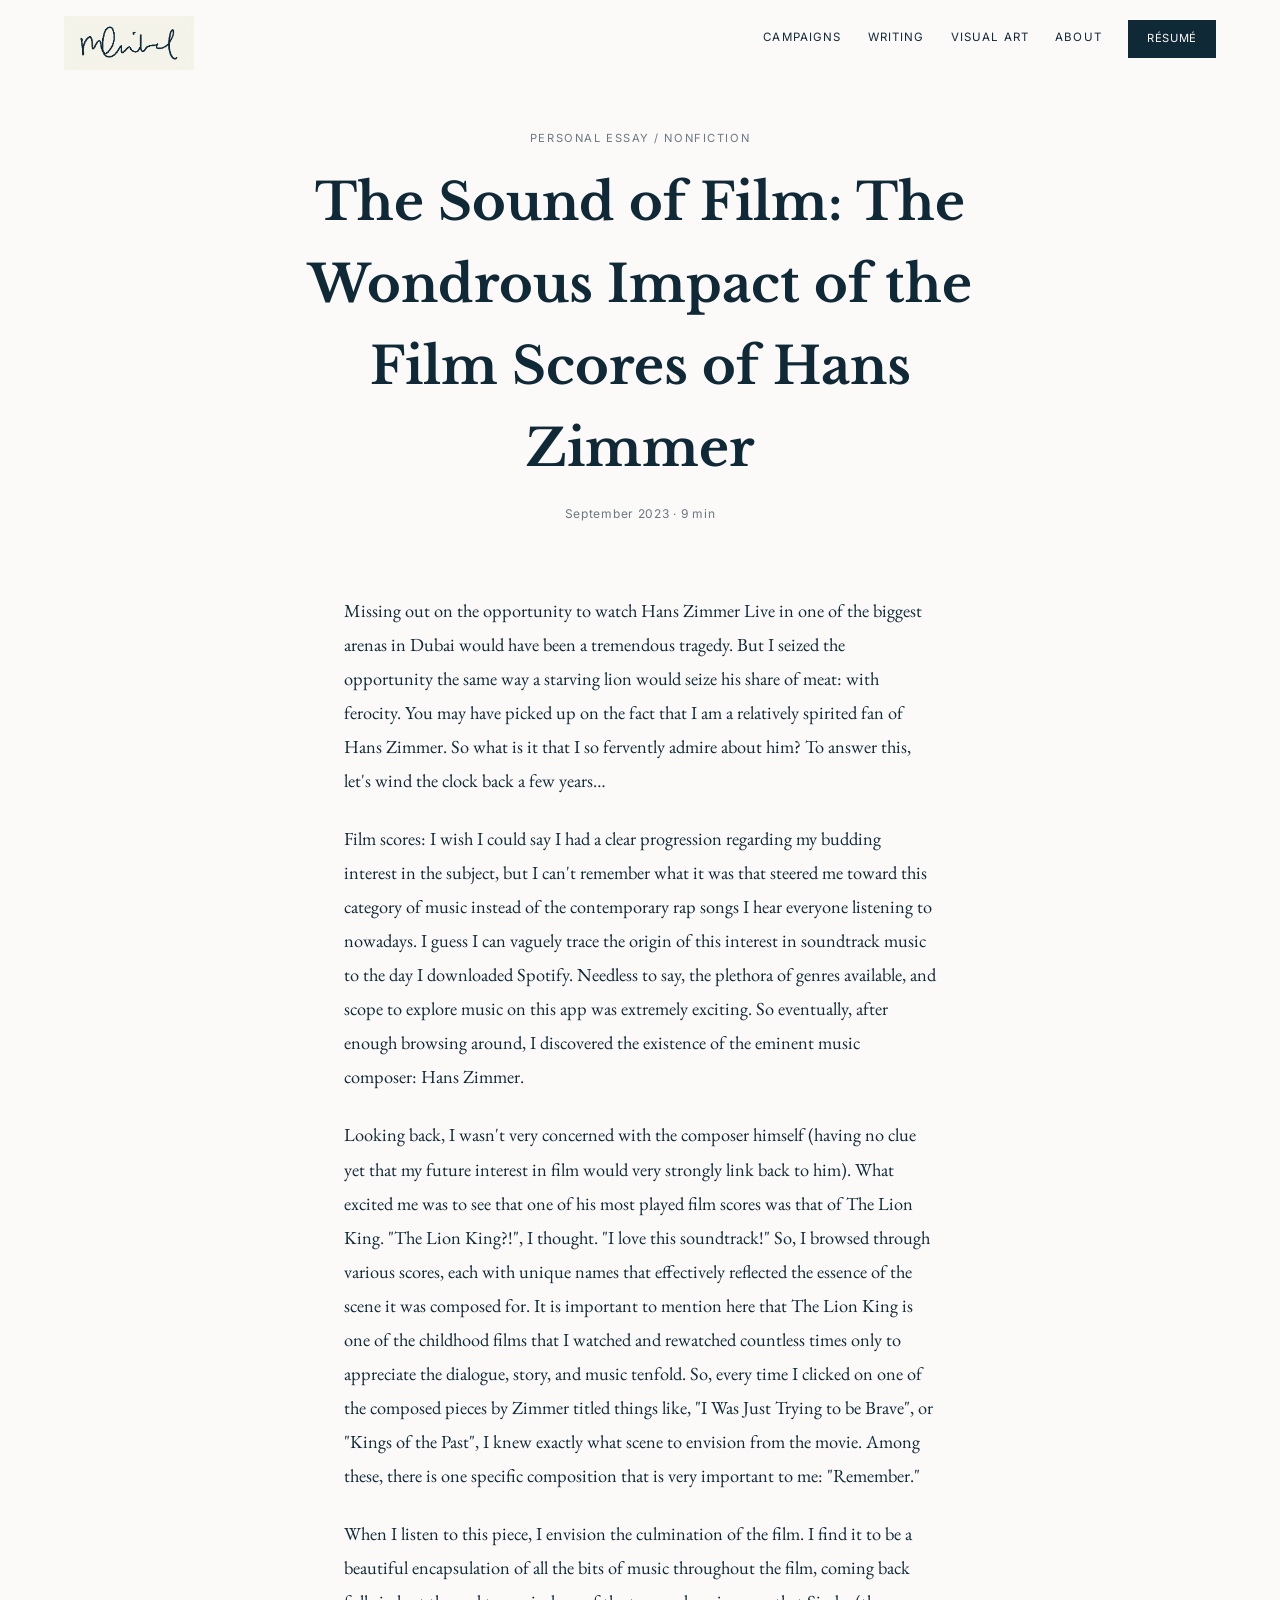
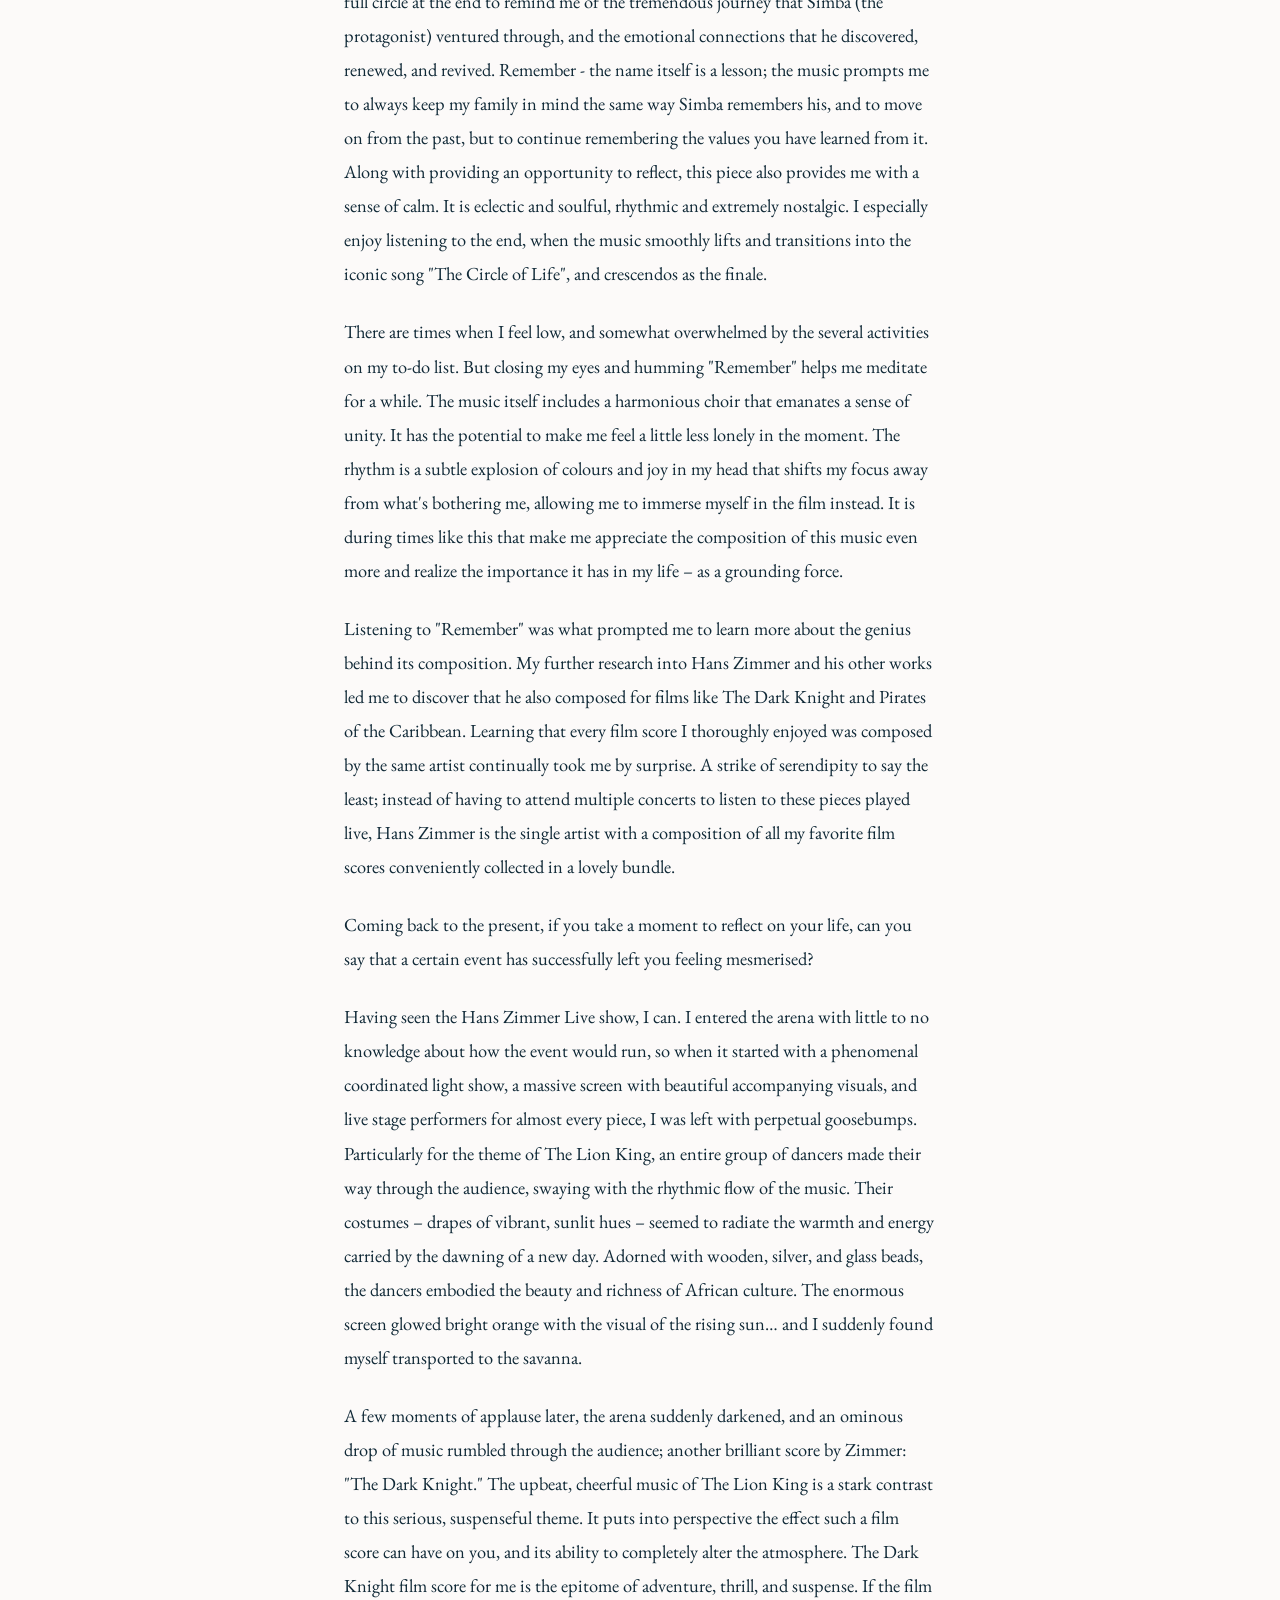
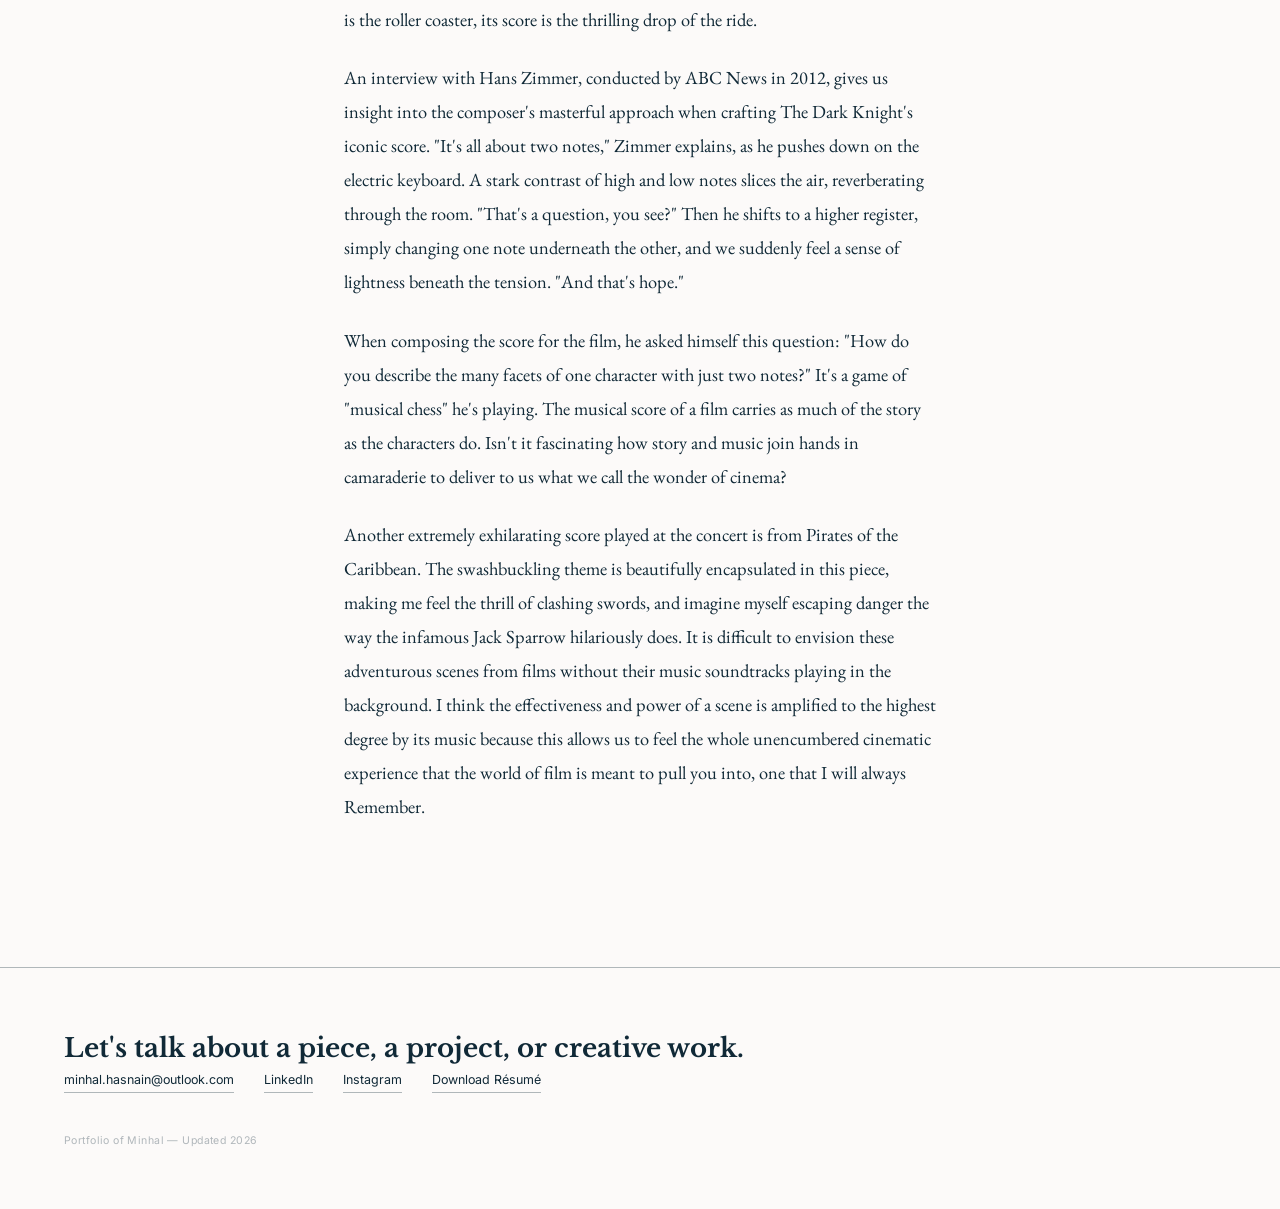
<file: essay-hans-zimmer.html>
<!DOCTYPE html>
<html lang="en">
<head>
<meta charset="UTF-8">
<meta name="viewport" content="width=device-width, initial-scale=1.0">
<title>The Sound of Film — Minhal</title>
<link rel="stylesheet" href="style.css">
<style>
  .essay-hero { padding: 130px 24px 0; text-align: center; }
  .essay-hero .label { margin-bottom: 14px; }
  .essay-hero h1 { font-size: clamp(2rem, 4.6vw, 3.2rem); font-weight: 700; max-width: 20ch; margin: 0 auto; }
  .essay-hero .date { font-family: 'Inter', sans-serif; font-size: 0.75rem; letter-spacing: 0.06em; color: var(--navy-soft); margin-top: 14px; }
  .essay-body { max-width: 640px; margin: 70px auto 0; padding: 0 24px 120px; }
  .essay-body p { font-family: 'EB Garamond', serif; font-size: 1.15rem; line-height: 1.85; margin-bottom: 24px; }
</style>
</head>
<body>

<a class="mark" href="index.html"><img src="images/signature.png" alt="Minhal — signature"></a>
<nav class="nav-desktop">
  <a class="nav-link" href="work.html">Campaigns</a>
  <a class="nav-link" href="writing.html">Writing</a>
  <a class="nav-link" href="art.html">Visual Art</a>
  <a class="nav-link" href="about.html">About</a>
  <a class="btn-resume" href="#">Résumé</a>
</nav>
<div class="nav-mobile-toggle" id="hamburger"><span></span></div>
<div class="mobile-menu" id="mobileMenu">
  <a class="mobile-link" href="work.html">Campaigns</a>
  <a class="mobile-link" href="writing.html">Writing</a>
  <a class="mobile-link" href="art.html">Visual Art</a>
  <a class="mobile-link" href="about.html">About</a>
  <a class="btn-resume" href="#">Résumé</a>
</div>

<div class="essay-hero">
  <div class="label">Personal Essay / Nonfiction</div>
  <h1 class="display">The Sound of Film: The Wondrous Impact of the Film Scores of Hans Zimmer</h1>
  <div class="date">September 2023 &middot; 9 min</div>
</div>

<div class="essay-body">
<p>Missing out on the opportunity to watch Hans Zimmer Live in one of the biggest arenas in Dubai would have been a tremendous tragedy. But I seized the opportunity the same way a starving lion would seize his share of meat: with ferocity. You may have picked up on the fact that I am a relatively spirited fan of Hans Zimmer. So what is it that I so fervently admire about him? To answer this, let's wind the clock back a few years…</p>

<p>Film scores: I wish I could say I had a clear progression regarding my budding interest in the subject, but I can't remember what it was that steered me toward this category of music instead of the contemporary rap songs I hear everyone listening to nowadays. I guess I can vaguely trace the origin of this interest in soundtrack music to the day I downloaded Spotify. Needless to say, the plethora of genres available, and scope to explore music on this app was extremely exciting. So eventually, after enough browsing around, I discovered the existence of the eminent music composer: Hans Zimmer.</p>

<p>Looking back, I wasn't very concerned with the composer himself (having no clue yet that my future interest in film would very strongly link back to him). What excited me was to see that one of his most played film scores was that of The Lion King. "The Lion King?!", I thought. "I love this soundtrack!" So, I browsed through various scores, each with unique names that effectively reflected the essence of the scene it was composed for. It is important to mention here that The Lion King is one of the childhood films that I watched and rewatched countless times only to appreciate the dialogue, story, and music tenfold. So, every time I clicked on one of the composed pieces by Zimmer titled things like, "I Was Just Trying to be Brave", or "Kings of the Past", I knew exactly what scene to envision from the movie. Among these, there is one specific composition that is very important to me: "Remember."</p>

<p>When I listen to this piece, I envision the culmination of the film. I find it to be a beautiful encapsulation of all the bits of music throughout the film, coming back full circle at the end to remind me of the tremendous journey that Simba (the protagonist) ventured through, and the emotional connections that he discovered, renewed, and revived. Remember - the name itself is a lesson; the music prompts me to always keep my family in mind the same way Simba remembers his, and to move on from the past, but to continue remembering the values you have learned from it. Along with providing an opportunity to reflect, this piece also provides me with a sense of calm. It is eclectic and soulful, rhythmic and extremely nostalgic. I especially enjoy listening to the end, when the music smoothly lifts and transitions into the iconic song "The Circle of Life", and crescendos as the finale.</p>

<p>There are times when I feel low, and somewhat overwhelmed by the several activities on my to-do list. But closing my eyes and humming "Remember" helps me meditate for a while. The music itself includes a harmonious choir that emanates a sense of unity. It has the potential to make me feel a little less lonely in the moment. The rhythm is a subtle explosion of colours and joy in my head that shifts my focus away from what's bothering me, allowing me to immerse myself in the film instead. It is during times like this that make me appreciate the composition of this music even more and realize the importance it has in my life – as a grounding force.</p>

<p>Listening to "Remember" was what prompted me to learn more about the genius behind its composition. My further research into Hans Zimmer and his other works led me to discover that he also composed for films like The Dark Knight and Pirates of the Caribbean. Learning that every film score I thoroughly enjoyed was composed by the same artist continually took me by surprise. A strike of serendipity to say the least; instead of having to attend multiple concerts to listen to these pieces played live, Hans Zimmer is the single artist with a composition of all my favorite film scores conveniently collected in a lovely bundle.</p>

<p>Coming back to the present, if you take a moment to reflect on your life, can you say that a certain event has successfully left you feeling mesmerised?</p>

<p>Having seen the Hans Zimmer Live show, I can. I entered the arena with little to no knowledge about how the event would run, so when it started with a phenomenal coordinated light show, a massive screen with beautiful accompanying visuals, and live stage performers for almost every piece, I was left with perpetual goosebumps. Particularly for the theme of The Lion King, an entire group of dancers made their way through the audience, swaying with the rhythmic flow of the music. Their costumes – drapes of vibrant, sunlit hues – seemed to radiate the warmth and energy carried by the dawning of a new day. Adorned with wooden, silver, and glass beads, the dancers embodied the beauty and richness of African culture. The enormous screen glowed bright orange with the visual of the rising sun… and I suddenly found myself transported to the savanna.</p>

<p>A few moments of applause later, the arena suddenly darkened, and an ominous drop of music rumbled through the audience; another brilliant score by Zimmer: "The Dark Knight." The upbeat, cheerful music of The Lion King is a stark contrast to this serious, suspenseful theme. It puts into perspective the effect such a film score can have on you, and its ability to completely alter the atmosphere. The Dark Knight film score for me is the epitome of adventure, thrill, and suspense. If the film is the roller coaster, its score is the thrilling drop of the ride.</p>

<p>An interview with Hans Zimmer, conducted by ABC News in 2012, gives us insight into the composer's masterful approach when crafting The Dark Knight's iconic score. "It's all about two notes," Zimmer explains, as he pushes down on the electric keyboard. A stark contrast of high and low notes slices the air, reverberating through the room. "That's a question, you see?" Then he shifts to a higher register, simply changing one note underneath the other, and we suddenly feel a sense of lightness beneath the tension. "And that's hope."</p>

<p>When composing the score for the film, he asked himself this question: "How do you describe the many facets of one character with just two notes?" It's a game of "musical chess" he's playing. The musical score of a film carries as much of the story as the characters do. Isn't it fascinating how story and music join hands in camaraderie to deliver to us what we call the wonder of cinema?</p>

<p>Another extremely exhilarating score played at the concert is from Pirates of the Caribbean. The swashbuckling theme is beautifully encapsulated in this piece, making me feel the thrill of clashing swords, and imagine myself escaping danger the way the infamous Jack Sparrow hilariously does. It is difficult to envision these adventurous scenes from films without their music soundtracks playing in the background. I think the effectiveness and power of a scene is amplified to the highest degree by its music because this allows us to feel the whole unencumbered cinematic experience that the world of film is meant to pull you into, one that I will always Remember.</p>
</div>

<footer id="contact">
  <div class="wrap">
    <h2 class="display">Let's talk about a piece, a project, or creative work.</h2>
        <div class="contact-row">
      <a href="mailto:minhal.hasnain@outlook.com">minhal.hasnain@outlook.com</a>
      <a href="https://www.linkedin.com/in/minhal-hasnain-a8464b2b0/" target="_blank" rel="noopener">LinkedIn</a>
      <a href="https://www.instagram.com/spilling.ink.mh/" target="_blank" rel="noopener">Instagram</a>
      <a href="#">Download Résumé</a>
    </div>
    <div class="fine-print">Portfolio of Minhal — Updated 2026</div>
  </div>
</footer>

<script>
    const hamburger = document.getElementById('hamburger');
  const mobileMenu = document.getElementById('mobileMenu');
  hamburger.addEventListener('click', () => { hamburger.classList.toggle('open'); mobileMenu.classList.toggle('open'); });
  document.querySelectorAll('.mobile-menu a').forEach(a => {
    a.addEventListener('click', () => { hamburger.classList.remove('open'); mobileMenu.classList.remove('open'); });
  });
</script>
</body>
</html>
</file>
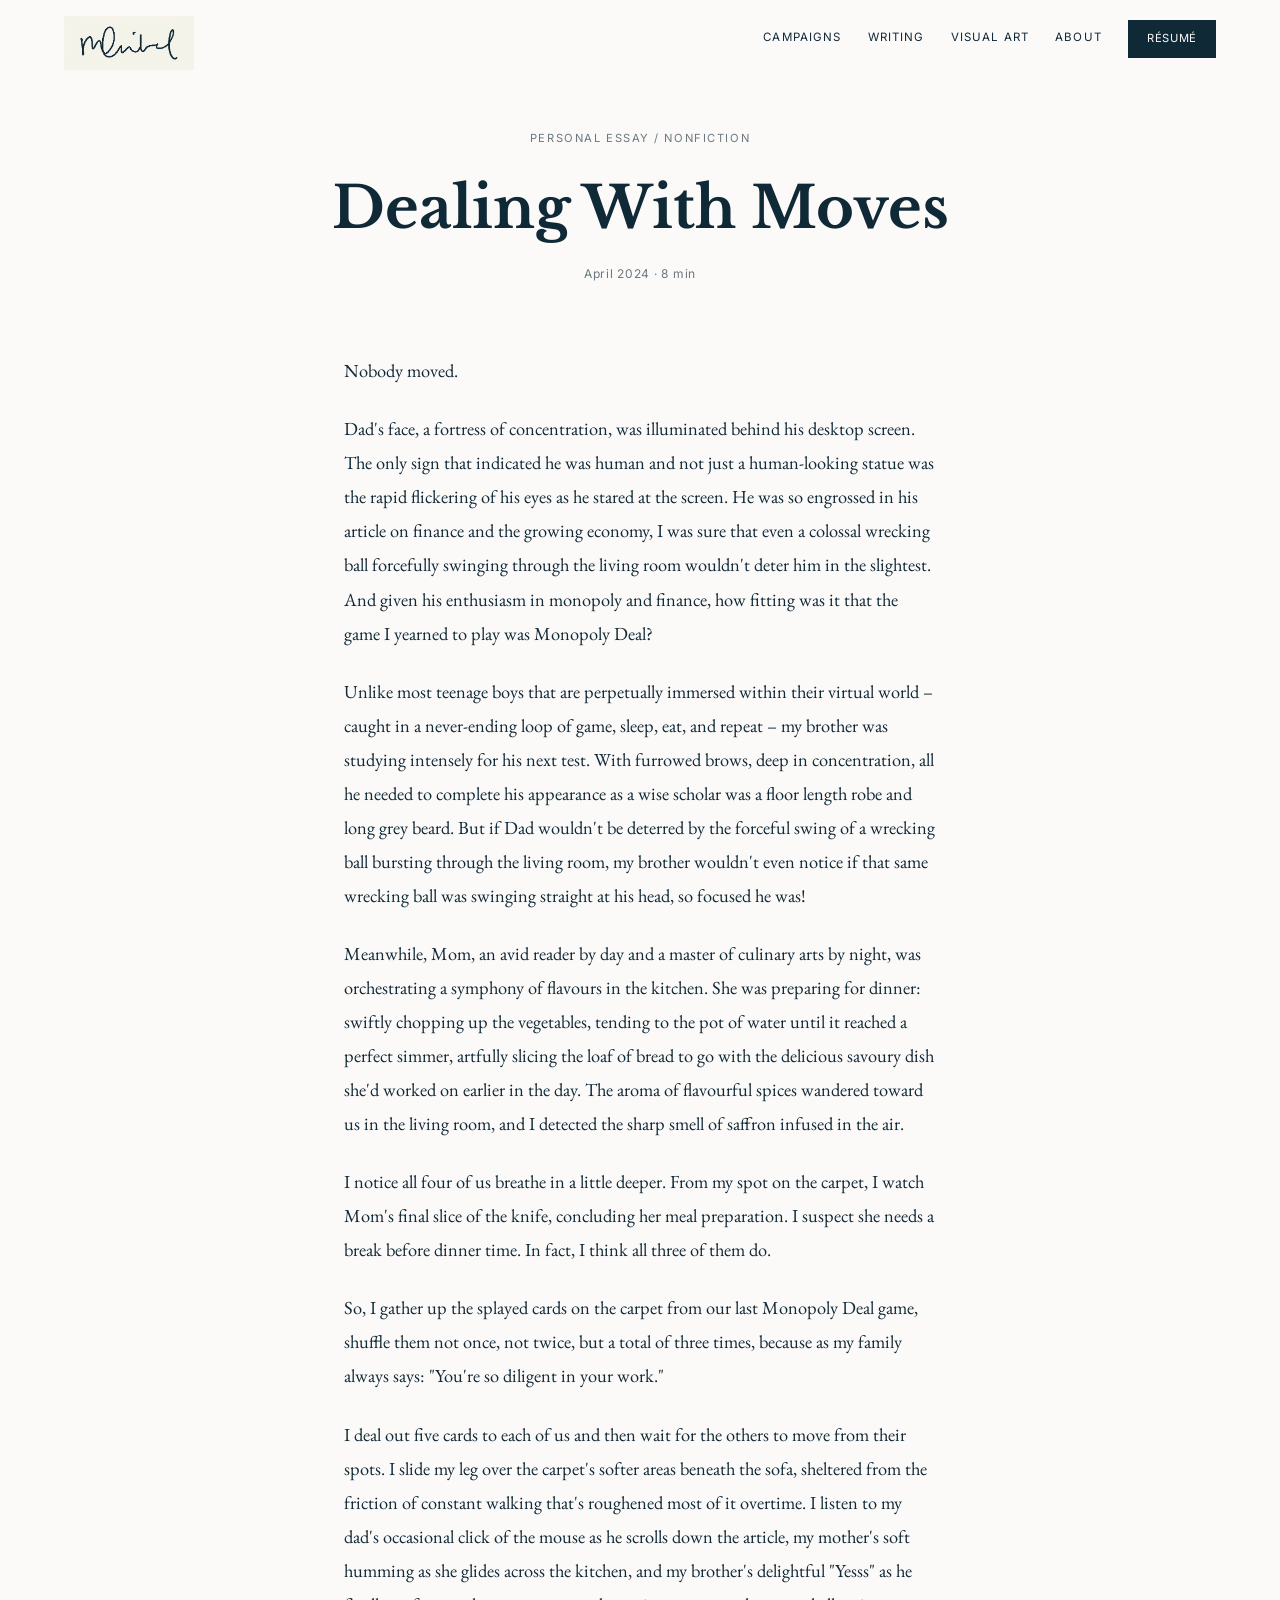
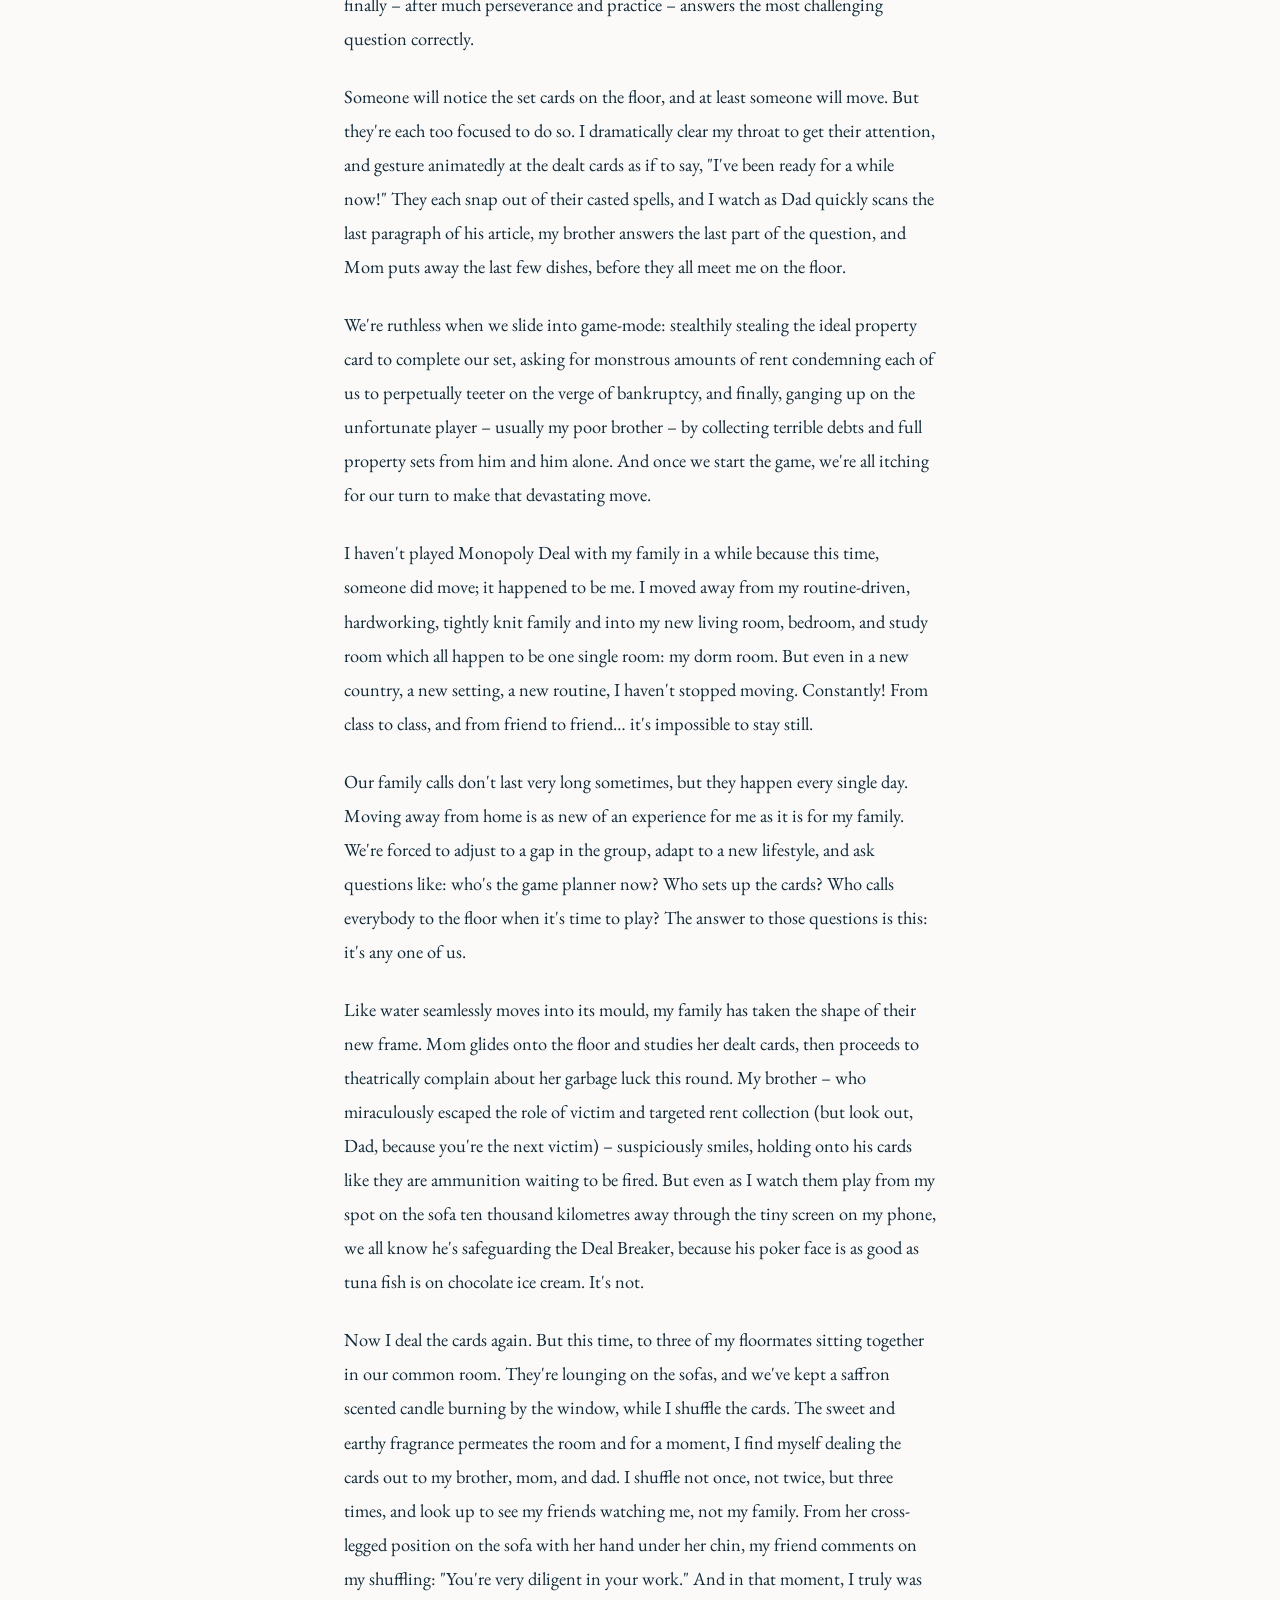
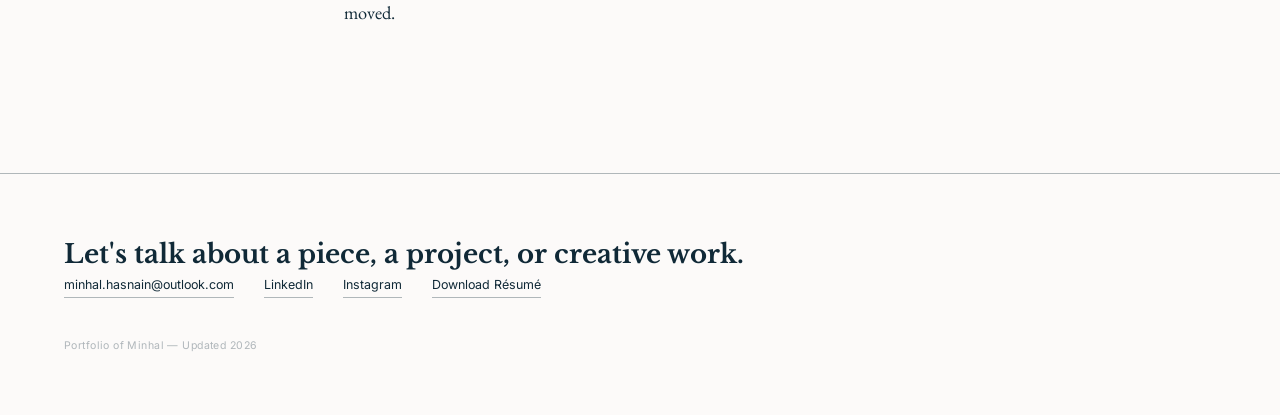
<file: essay-moves.html>
<!DOCTYPE html>
<html lang="en">
<head>
<meta charset="UTF-8">
<meta name="viewport" content="width=device-width, initial-scale=1.0">
<title>Dealing With Moves — Minhal</title>
<link rel="stylesheet" href="style.css">
<style>
  .essay-hero { padding: 130px 24px 0; text-align: center; }
  .essay-hero .label { margin-bottom: 14px; }
  .essay-hero h1 { font-size: clamp(2.2rem, 5vw, 3.6rem); font-weight: 700; }
  .essay-hero .date { font-family: 'Inter', sans-serif; font-size: 0.75rem; letter-spacing: 0.06em; color: var(--navy-soft); margin-top: 10px; }
  .essay-body { max-width: 640px; margin: 70px auto 0; padding: 0 24px 120px; }
  .essay-body p { font-family: 'EB Garamond', serif; font-size: 1.15rem; line-height: 1.85; margin-bottom: 24px; }
</style>
</head>
<body>

<a class="mark" href="index.html"><img src="images/signature.png" alt="Minhal — signature"></a>
<nav class="nav-desktop">
  <a class="nav-link" href="work.html">Campaigns</a>
  <a class="nav-link" href="writing.html">Writing</a>
  <a class="nav-link" href="art.html">Visual Art</a>
  <a class="nav-link" href="about.html">About</a>
  <a class="btn-resume" href="#">Résumé</a>
</nav>
<div class="nav-mobile-toggle" id="hamburger"><span></span></div>
<div class="mobile-menu" id="mobileMenu">
  <a class="mobile-link" href="work.html">Campaigns</a>
  <a class="mobile-link" href="writing.html">Writing</a>
  <a class="mobile-link" href="art.html">Visual Art</a>
  <a class="mobile-link" href="about.html">About</a>
  <a class="btn-resume" href="#">Résumé</a>
</div>

<div class="essay-hero">
  <div class="label">Personal Essay / Nonfiction</div>
  <h1 class="display">Dealing With Moves</h1>
  <div class="date">April 2024 &middot; 8 min</div>
</div>

<div class="essay-body">
<p>Nobody moved.</p>

<p>Dad's face, a fortress of concentration, was illuminated behind his desktop screen. The only sign that indicated he was human and not just a human-looking statue was the rapid flickering of his eyes as he stared at the screen. He was so engrossed in his article on finance and the growing economy, I was sure that even a colossal wrecking ball forcefully swinging through the living room wouldn't deter him in the slightest. And given his enthusiasm in monopoly and finance, how fitting was it that the game I yearned to play was Monopoly Deal?</p>

<p>Unlike most teenage boys that are perpetually immersed within their virtual world – caught in a never-ending loop of game, sleep, eat, and repeat – my brother was studying intensely for his next test. With furrowed brows, deep in concentration, all he needed to complete his appearance as a wise scholar was a floor length robe and long grey beard. But if Dad wouldn't be deterred by the forceful swing of a wrecking ball bursting through the living room, my brother wouldn't even notice if that same wrecking ball was swinging straight at his head, so focused he was!</p>

<p>Meanwhile, Mom, an avid reader by day and a master of culinary arts by night, was orchestrating a symphony of flavours in the kitchen. She was preparing for dinner: swiftly chopping up the vegetables, tending to the pot of water until it reached a perfect simmer, artfully slicing the loaf of bread to go with the delicious savoury dish she'd worked on earlier in the day. The aroma of flavourful spices wandered toward us in the living room, and I detected the sharp smell of saffron infused in the air.</p>

<p>I notice all four of us breathe in a little deeper. From my spot on the carpet, I watch Mom's final slice of the knife, concluding her meal preparation. I suspect she needs a break before dinner time. In fact, I think all three of them do.</p>

<p>So, I gather up the splayed cards on the carpet from our last Monopoly Deal game, shuffle them not once, not twice, but a total of three times, because as my family always says: "You're so diligent in your work."</p>

<p>I deal out five cards to each of us and then wait for the others to move from their spots. I slide my leg over the carpet's softer areas beneath the sofa, sheltered from the friction of constant walking that's roughened most of it overtime. I listen to my dad's occasional click of the mouse as he scrolls down the article, my mother's soft humming as she glides across the kitchen, and my brother's delightful "Yesss" as he finally – after much perseverance and practice – answers the most challenging question correctly.</p>

<p>Someone will notice the set cards on the floor, and at least someone will move. But they're each too focused to do so. I dramatically clear my throat to get their attention, and gesture animatedly at the dealt cards as if to say, "I've been ready for a while now!" They each snap out of their casted spells, and I watch as Dad quickly scans the last paragraph of his article, my brother answers the last part of the question, and Mom puts away the last few dishes, before they all meet me on the floor.</p>

<p>We're ruthless when we slide into game-mode: stealthily stealing the ideal property card to complete our set, asking for monstrous amounts of rent condemning each of us to perpetually teeter on the verge of bankruptcy, and finally, ganging up on the unfortunate player – usually my poor brother – by collecting terrible debts and full property sets from him and him alone. And once we start the game, we're all itching for our turn to make that devastating move.</p>

<p>I haven't played Monopoly Deal with my family in a while because this time, someone did move; it happened to be me. I moved away from my routine-driven, hardworking, tightly knit family and into my new living room, bedroom, and study room which all happen to be one single room: my dorm room. But even in a new country, a new setting, a new routine, I haven't stopped moving. Constantly! From class to class, and from friend to friend… it's impossible to stay still.</p>

<p>Our family calls don't last very long sometimes, but they happen every single day. Moving away from home is as new of an experience for me as it is for my family. We're forced to adjust to a gap in the group, adapt to a new lifestyle, and ask questions like: who's the game planner now? Who sets up the cards? Who calls everybody to the floor when it's time to play? The answer to those questions is this: it's any one of us.</p>

<p>Like water seamlessly moves into its mould, my family has taken the shape of their new frame. Mom glides onto the floor and studies her dealt cards, then proceeds to theatrically complain about her garbage luck this round. My brother – who miraculously escaped the role of victim and targeted rent collection (but look out, Dad, because you're the next victim) – suspiciously smiles, holding onto his cards like they are ammunition waiting to be fired. But even as I watch them play from my spot on the sofa ten thousand kilometres away through the tiny screen on my phone, we all know he's safeguarding the Deal Breaker, because his poker face is as good as tuna fish is on chocolate ice cream. It's not.</p>

<p>Now I deal the cards again. But this time, to three of my floormates sitting together in our common room. They're lounging on the sofas, and we've kept a saffron scented candle burning by the window, while I shuffle the cards. The sweet and earthy fragrance permeates the room and for a moment, I find myself dealing the cards out to my brother, mom, and dad. I shuffle not once, not twice, but three times, and look up to see my friends watching me, not my family. From her cross-legged position on the sofa with her hand under her chin, my friend comments on my shuffling: "You're very diligent in your work." And in that moment, I truly was moved.</p>
</div>

<footer id="contact">
  <div class="wrap">
    <h2 class="display">Let's talk about a piece, a project, or creative work.</h2>
        <div class="contact-row">
      <a href="mailto:minhal.hasnain@outlook.com">minhal.hasnain@outlook.com</a>
      <a href="https://www.linkedin.com/in/minhal-hasnain-a8464b2b0/" target="_blank" rel="noopener">LinkedIn</a>
      <a href="https://www.instagram.com/spilling.ink.mh/" target="_blank" rel="noopener">Instagram</a>
      <a href="#">Download Résumé</a>
    </div>
    <div class="fine-print">Portfolio of Minhal — Updated 2026</div>
  </div>
</footer>

<script>
    const hamburger = document.getElementById('hamburger');
  const mobileMenu = document.getElementById('mobileMenu');
  hamburger.addEventListener('click', () => { hamburger.classList.toggle('open'); mobileMenu.classList.toggle('open'); });
  document.querySelectorAll('.mobile-menu a').forEach(a => {
    a.addEventListener('click', () => { hamburger.classList.remove('open'); mobileMenu.classList.remove('open'); });
  });
</script>
</body>
</html>
</file>
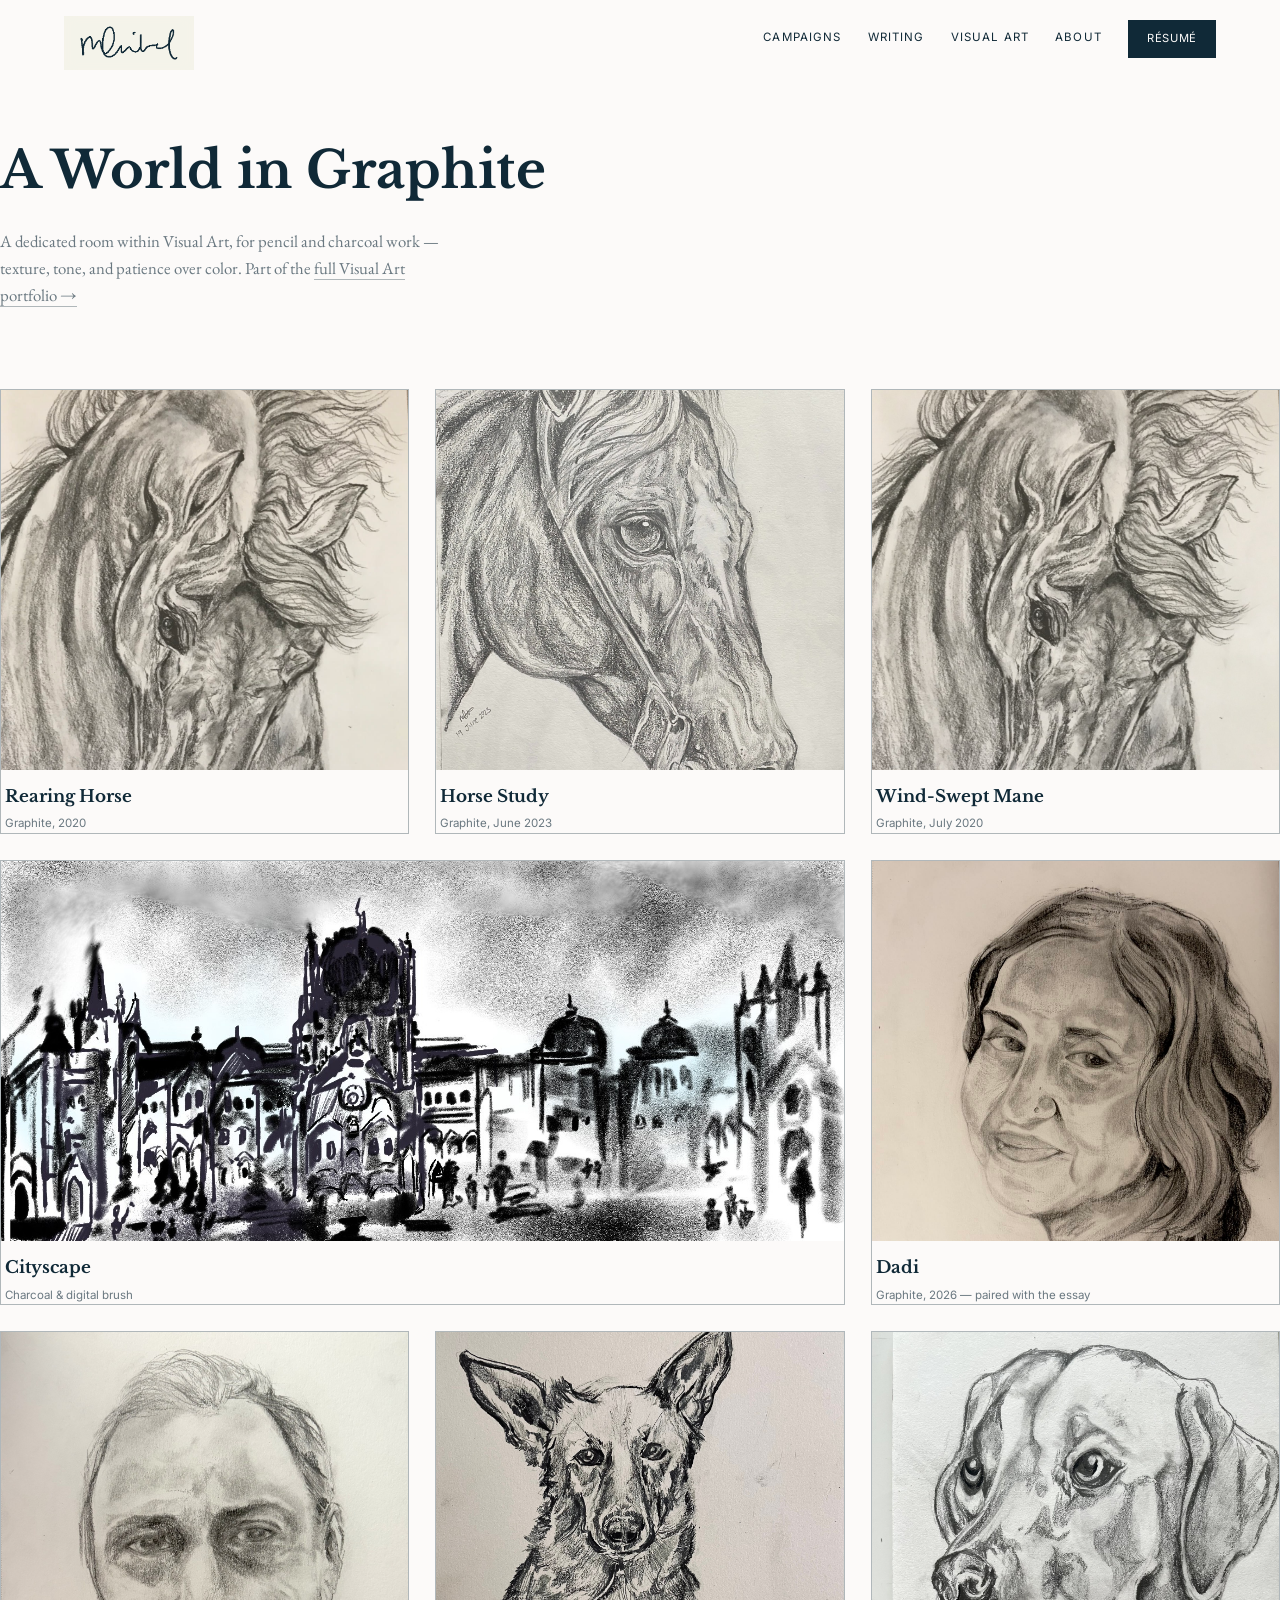
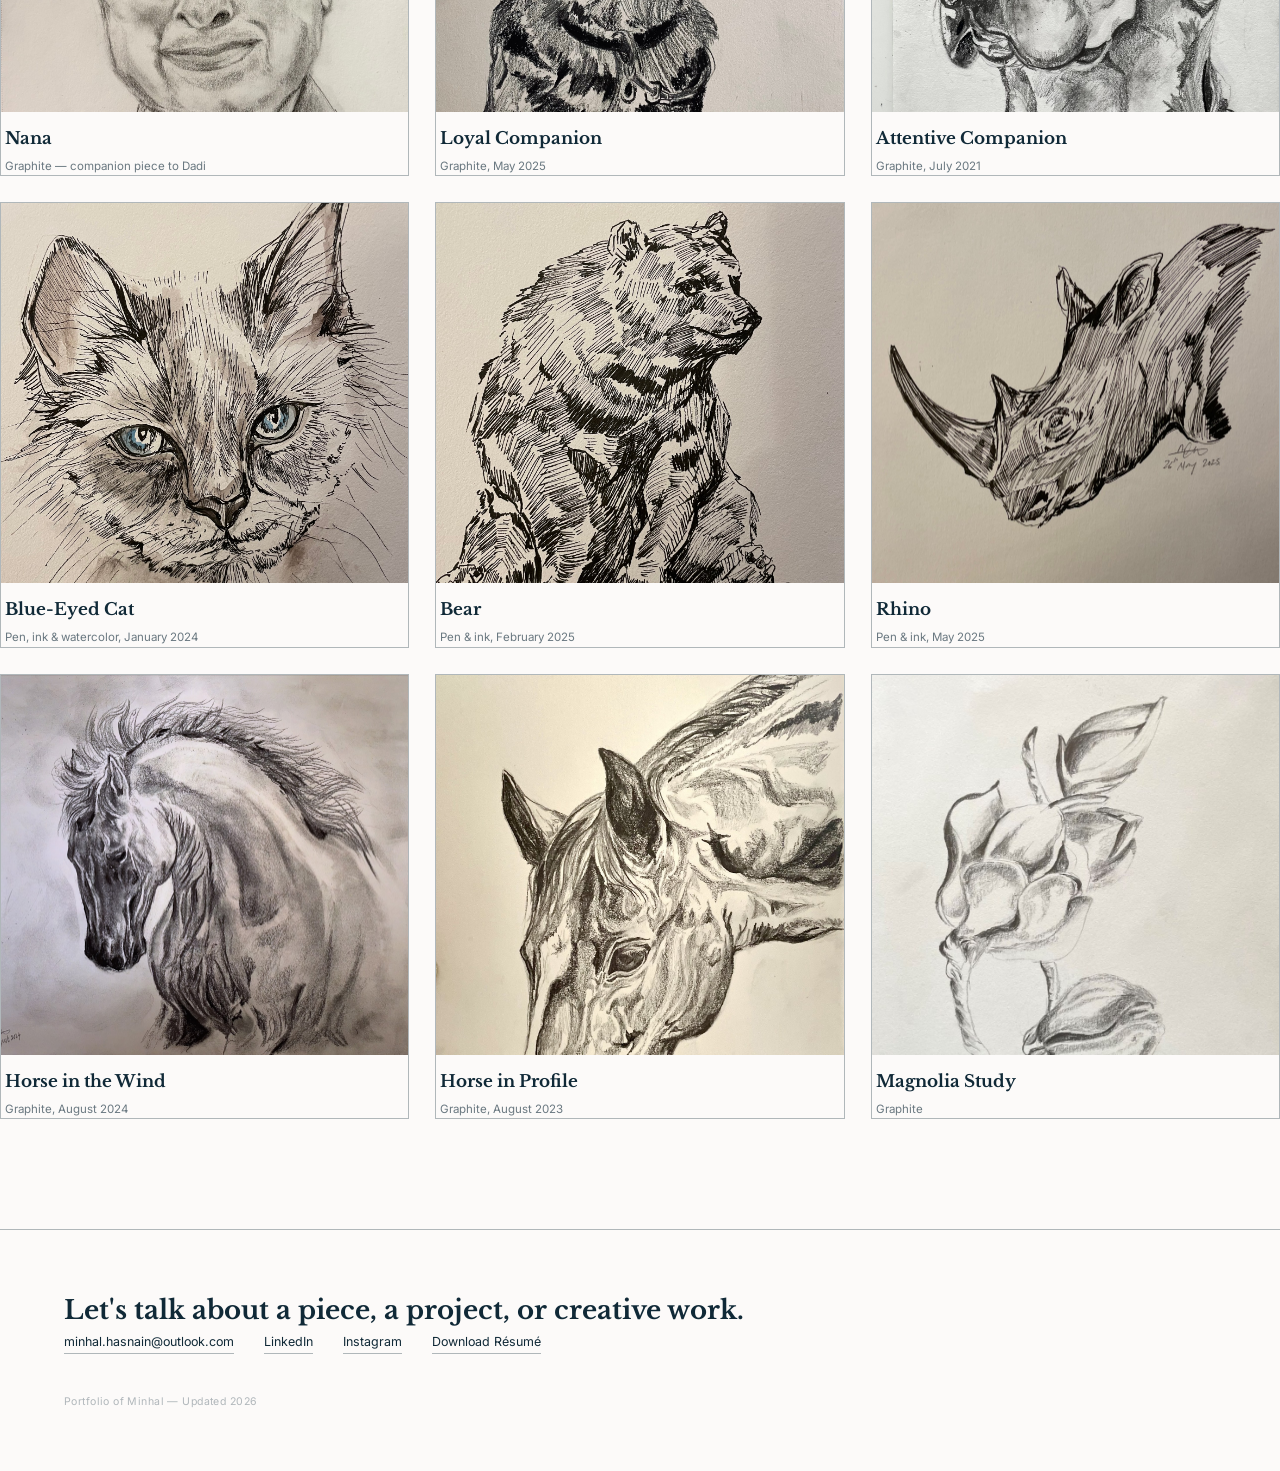
<file: graphite.html>
<!DOCTYPE html>
<html lang="en">
<head>
<meta charset="UTF-8">
<meta name="viewport" content="width=device-width, initial-scale=1.0">
<title>A World in Graphite — Minhal</title>
<link rel="stylesheet" href="style.css">
<style>
  .page-hero { padding: 130px 0 20px; }
  .page-hero h1 { font-size: clamp(2rem, 4.5vw, 3.2rem); font-weight: 700; max-width: 18ch; }
  .page-hero p { font-family: 'EB Garamond', serif; font-size: 1.05rem; color: var(--navy-soft); max-width: 55ch; margin-top: 16px; }
  .full-grid { display: grid; grid-template-columns: repeat(3, 1fr); gap: 26px; padding: 60px 0 110px; }
  .full-card { border: 1px solid var(--navy-faint); display: block; transition: opacity 0.25s ease; }
  .full-card:hover { opacity: 0.85; }
  .full-card.wide { grid-column: span 2; }
  .full-img { height: 380px; position: relative; overflow: hidden; background: var(--grey); }
  .full-card.wide .full-img { height: 380px; }
  .full-img img { width: 100%; height: 100%; object-fit: cover; }
  .full-caption { padding: 14px 4px 0; }
  .full-caption .t { font-family:'Libre Baskerville', serif; font-size: 1.05rem; font-weight: 700; }
  .full-caption .m { font-family:'Inter', sans-serif; font-size: 0.72rem; color: var(--navy-soft); margin-top: 4px; }
  .empty-slot { border: 1px dashed var(--navy-faint); height: 380px; display: flex; align-items: center; justify-content: center; font-family:'Inter',sans-serif; font-size: 0.68rem; letter-spacing: 0.06em; text-transform: uppercase; color: var(--navy-faint); text-align: center; padding: 20px; }
  @media (max-width: 860px) {
    .full-grid { grid-template-columns: 1fr 1fr; }
    .full-card.wide { grid-column: span 2; }
  }
  @media (max-width: 480px) {
    .full-grid { grid-template-columns: 1fr; }
    .full-card.wide { grid-column: span 1; }
  }
</style>
</head>
<body>

<a class="mark" href="index.html"><img src="images/signature.png" alt="Minhal — signature"></a>
<nav class="nav-desktop">
  <a class="nav-link" href="work.html">Campaigns</a>
  <a class="nav-link" href="writing.html">Writing</a>
  <a class="nav-link" href="art.html">Visual Art</a>
  <a class="nav-link" href="about.html">About</a>
  <a class="btn-resume" href="#">Résumé</a>
</nav>
<div class="nav-mobile-toggle" id="hamburger"><span></span></div>
<div class="mobile-menu" id="mobileMenu">
  <a class="mobile-link" href="work.html">Campaigns</a>
  <a class="mobile-link" href="writing.html">Writing</a>
  <a class="mobile-link" href="art.html">Visual Art</a>
  <a class="mobile-link" href="about.html">About</a>
  <a class="btn-resume" href="#">Résumé</a>
</div>

<div class="wrap page-hero">
  <h1 class="display">A World in Graphite</h1>
  <p>A dedicated room within Visual Art, for pencil and charcoal work — texture, tone, and patience over color. Part of the <a href="art.html" style="border-bottom:1px solid var(--navy-faint);">full Visual Art portfolio →</a></p>
</div>

<!--
  HOW TO EDIT: titles below (the .t divs) are working titles —
  edit the text directly to swap in your real titles. Dates are
  taken from the signatures on each piece; adjust if needed.
-->
<div class="wrap full-grid">
  <a class="full-card" href="images/rearing-horse.jpg" target="_blank">
    <div class="full-img"><img src="images/rearing-horse.jpg" alt="Rearing Horse — graphite drawing" style="object-position:center 15%;"></div>
    <div class="full-caption"><div class="t">Rearing Horse</div><div class="m">Graphite, 2020</div></div>
  </a>
  <a class="full-card" href="images/graphite-collection/graphite-horse-eye-2023.jpg" target="_blank">
    <div class="full-img"><img src="images/graphite-collection/graphite-horse-eye-2023.jpg" alt="Graphite study of a horse's eye and bridle" style="object-position:center 30%;"></div>
    <div class="full-caption"><div class="t">Horse Study</div><div class="m">Graphite, June 2023</div></div>
  </a>
  <a class="full-card" href="images/graphite-collection/graphite-horse-profile-2020.jpg" target="_blank">
    <div class="full-img"><img src="images/graphite-collection/graphite-horse-profile-2020.jpg" alt="Graphite drawing of a horse in profile with a flowing mane" style="object-position:center 20%;"></div>
    <div class="full-caption"><div class="t">Wind-Swept Mane</div><div class="m">Graphite, July 2020</div></div>
  </a>

  <a class="full-card wide" href="images/graphite-collection/graphite-cityscape-charcoal.jpg" target="_blank">
    <div class="full-img"><img src="images/graphite-collection/graphite-cityscape-charcoal.jpg" alt="Charcoal cityscape of domed and spired buildings along a street"></div>
    <div class="full-caption"><div class="t">Cityscape</div><div class="m">Charcoal &amp; digital brush</div></div>
  </a>
  <a class="full-card" href="essay-dadi.html">
    <div class="full-img"><img src="images/dadi-portrait.jpg" alt="Dadi — graphite portrait" style="object-position:center 12%;"></div>
    <div class="full-caption"><div class="t">Dadi</div><div class="m">Graphite, 2026 — paired with the essay</div></div>
  </a>

  <a class="full-card" href="images/graphite-collection/graphite-nana-portrait.jpg" target="_blank">
    <div class="full-img"><img src="images/graphite-collection/graphite-nana-portrait.jpg" alt="Graphite portrait of Nana" style="object-position:center 15%;"></div>
    <div class="full-caption"><div class="t">Nana</div><div class="m">Graphite — companion piece to Dadi</div></div>
  </a>
  <a class="full-card" href="images/graphite-collection/graphite-shepherd-dog-2025.jpg" target="_blank">
    <div class="full-img"><img src="images/graphite-collection/graphite-shepherd-dog-2025.jpg" alt="Graphite portrait of a German Shepherd" style="object-position:center 15%;"></div>
    <div class="full-caption"><div class="t">Loyal Companion</div><div class="m">Graphite, May 2025</div></div>
  </a>
  <a class="full-card" href="images/graphite-collection/graphite-dog-floppy-2021.jpg" target="_blank">
    <div class="full-img"><img src="images/graphite-collection/graphite-dog-floppy-2021.jpg" alt="Graphite portrait of a floppy-eared dog" style="object-position:center 20%;"></div>
    <div class="full-caption"><div class="t">Attentive Companion</div><div class="m">Graphite, July 2021</div></div>
  </a>

  <a class="full-card" href="images/graphite-collection/graphite-cat-2024.jpg" target="_blank">
    <div class="full-img"><img src="images/graphite-collection/graphite-cat-2024.jpg" alt="Pen, ink, and watercolor study of a blue-eyed cat" style="object-position:center 20%;"></div>
    <div class="full-caption"><div class="t">Blue-Eyed Cat</div><div class="m">Pen, ink &amp; watercolor, January 2024</div></div>
  </a>
  <a class="full-card" href="images/graphite-collection/graphite-bear-2025.jpg" target="_blank">
    <div class="full-img"><img src="images/graphite-collection/graphite-bear-2025.jpg" alt="Pen and ink drawing of a bear"></div>
    <div class="full-caption"><div class="t">Bear</div><div class="m">Pen &amp; ink, February 2025</div></div>
  </a>
  <a class="full-card" href="images/graphite-collection/graphite-rhino-2025.jpg" target="_blank">
    <div class="full-img"><img src="images/graphite-collection/graphite-rhino-2025.jpg" alt="Pen and ink drawing of a rhino's head"></div>
    <div class="full-caption"><div class="t">Rhino</div><div class="m">Pen &amp; ink, May 2025</div></div>
  </a>

  <a class="full-card" href="images/graphite-collection/graphite-horse-mane-2024.jpg" target="_blank">
    <div class="full-img"><img src="images/graphite-collection/graphite-horse-mane-2024.jpg" alt="Graphite drawing of a horse's head and mane" style="object-position:center 25%;"></div>
    <div class="full-caption"><div class="t">Horse in the Wind</div><div class="m">Graphite, August 2024</div></div>
  </a>
  <a class="full-card" href="images/graphite-collection/graphite-horse-ear-2023.jpg" target="_blank">
    <div class="full-img"><img src="images/graphite-collection/graphite-horse-ear-2023.jpg" alt="Graphite drawing of a horse's head, ears and mane" style="object-position:center 20%;"></div>
    <div class="full-caption"><div class="t">Horse in Profile</div><div class="m">Graphite, August 2023</div></div>
  </a>
  <a class="full-card" href="images/graphite-collection/graphite-magnolia-pod.jpg" target="_blank">
    <div class="full-img"><img src="images/graphite-collection/graphite-magnolia-pod.jpg" alt="Graphite botanical study of a magnolia seed pod" style="object-position:center 15%;"></div>
    <div class="full-caption"><div class="t">Magnolia Study</div><div class="m">Graphite</div></div>
  </a>
</div>

<footer id="contact">
  <div class="wrap">
    <h2 class="display">Let's talk about a piece, a project, or creative work.</h2>
        <div class="contact-row">
      <a href="mailto:minhal.hasnain@outlook.com">minhal.hasnain@outlook.com</a>
      <a href="https://www.linkedin.com/in/minhal-hasnain-a8464b2b0/" target="_blank" rel="noopener">LinkedIn</a>
      <a href="https://www.instagram.com/spilling.ink.mh/" target="_blank" rel="noopener">Instagram</a>
      <a href="#">Download Résumé</a>
    </div>
    <div class="fine-print">Portfolio of Minhal — Updated 2026</div>
  </div>
</footer>

<script>
    const hamburger = document.getElementById('hamburger');
  const mobileMenu = document.getElementById('mobileMenu');
  hamburger.addEventListener('click', () => { hamburger.classList.toggle('open'); mobileMenu.classList.toggle('open'); });
  document.querySelectorAll('.mobile-menu a').forEach(a => {
    a.addEventListener('click', () => { hamburger.classList.remove('open'); mobileMenu.classList.remove('open'); });
  });
</script>
</body>
</html>
</file>
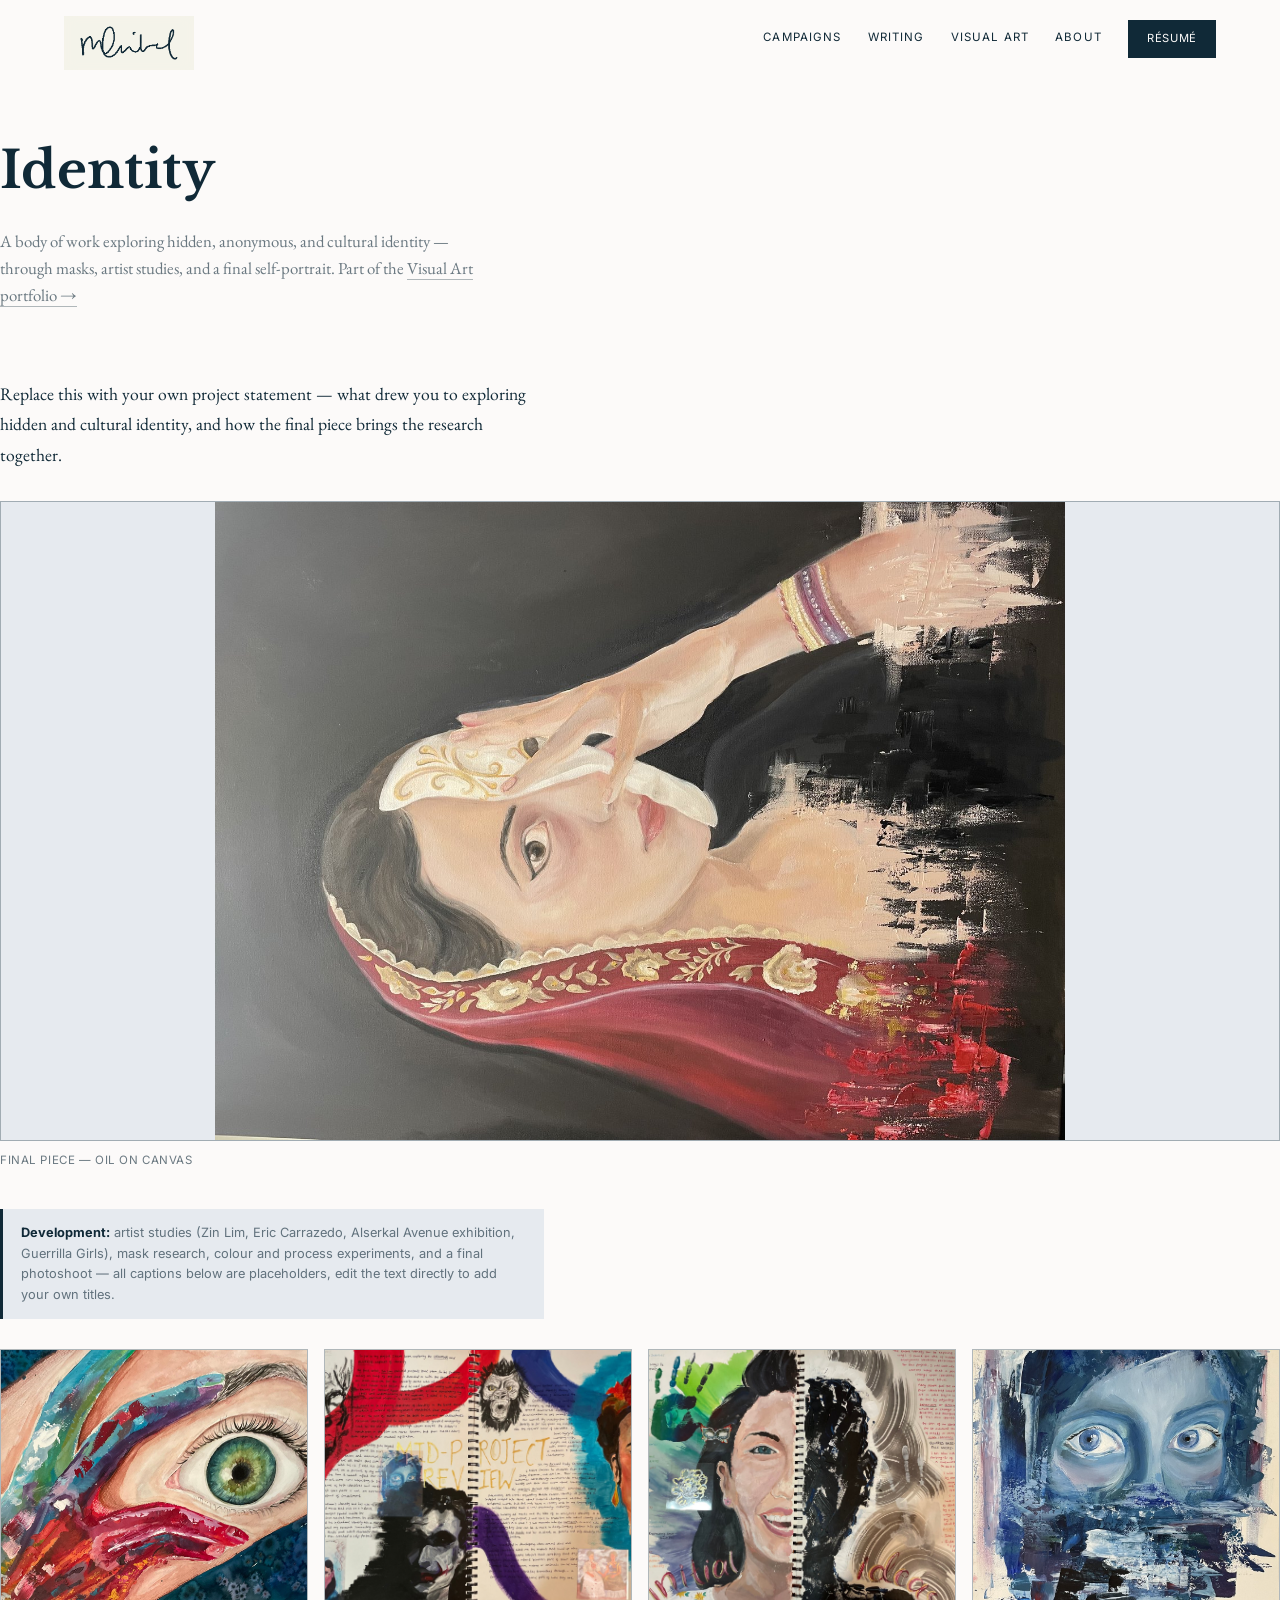
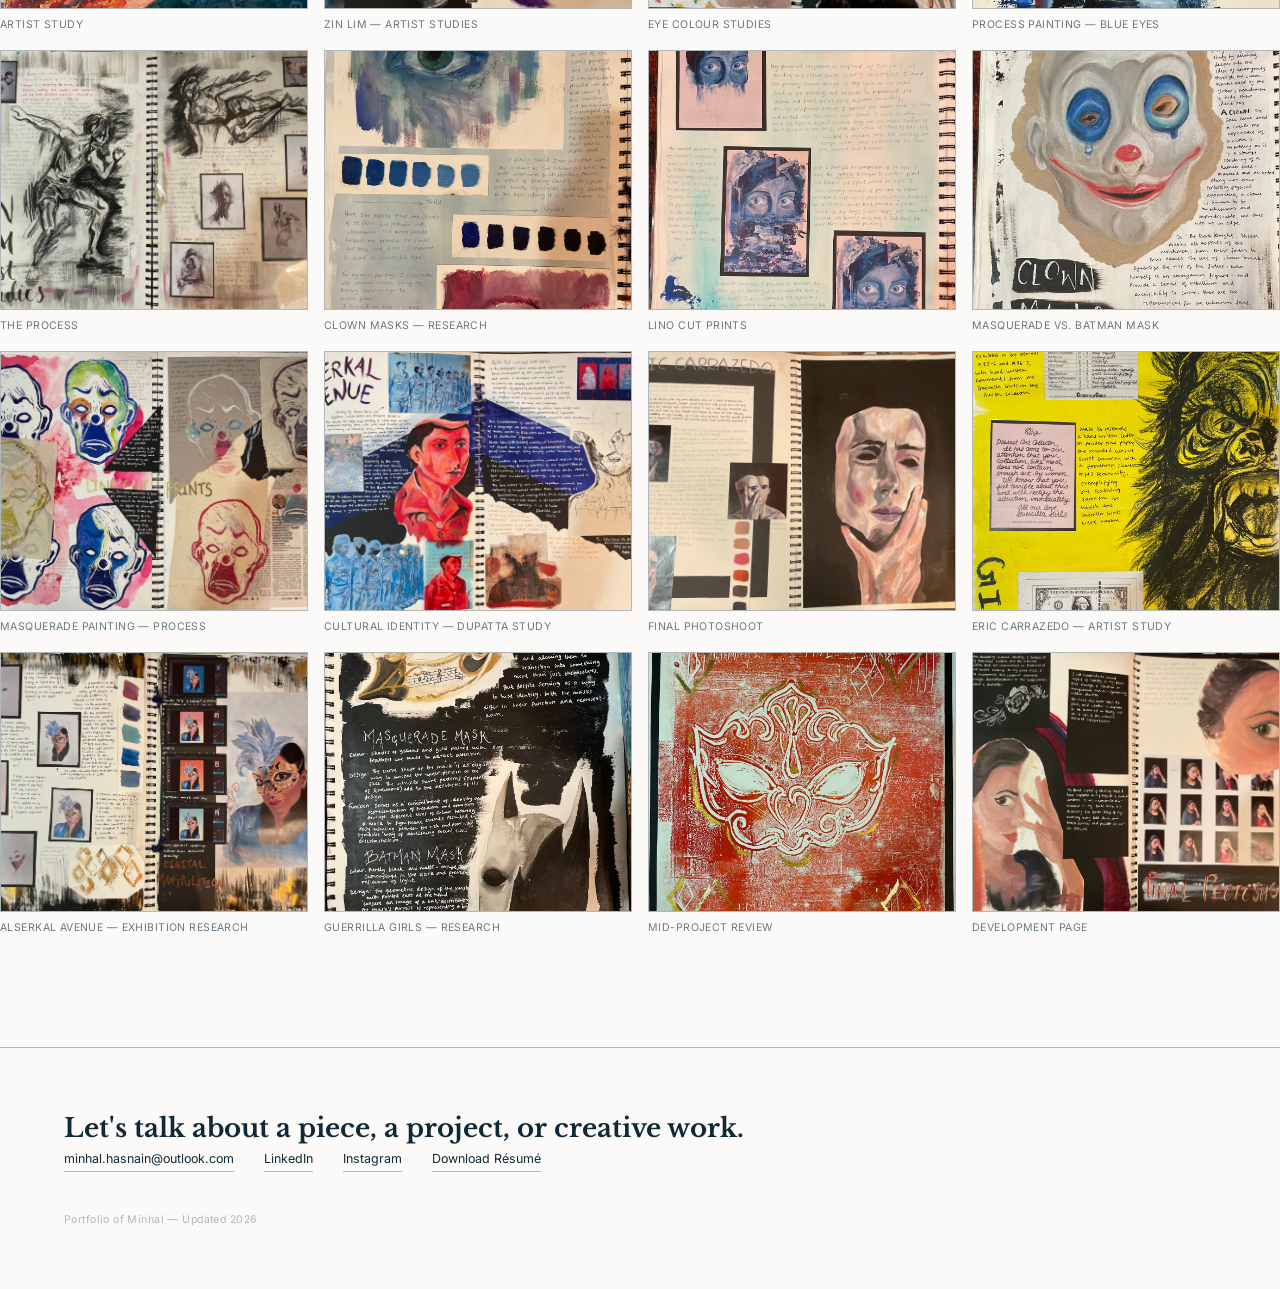
<file: identity.html>
<!DOCTYPE html>
<html lang="en">
<head>
<meta charset="UTF-8">
<meta name="viewport" content="width=device-width, initial-scale=1.0">
<title>Identity — Minhal</title>
<link rel="stylesheet" href="style.css">

<!--
  HOW TO EDIT: figcaptions under each development image are
  placeholders — edit the text between <figcaption> and
  </figcaption> to add your real titles. The case-desc paragraph
  near the top is also a placeholder for your own project statement.
-->

<style>
  .page-hero { padding: 130px 0 20px; }
  .page-hero h1 { font-size: clamp(2rem, 4.5vw, 3.2rem); font-weight: 700; }
  .page-hero p { font-family: 'EB Garamond', serif; font-size: 1.05rem; color: var(--navy-soft); max-width: 60ch; margin-top: 16px; }

  .case { padding: 50px 0 110px; }
  .case-desc { font-family: 'EB Garamond', serif; font-size: 1.1rem; line-height: 1.75; max-width: 68ch; margin-bottom: 10px; }
  .final-piece-wrap { margin: 30px 0 40px; }
  .final-piece-wrap img { width: 100%; max-height: 640px; object-fit: contain; background: var(--grey); border: 1px solid var(--navy-faint); display: block; }
  .final-piece-caption { font-family: 'Inter', sans-serif; font-size: 0.72rem; letter-spacing: 0.05em; text-transform: uppercase; color: var(--navy-soft); margin-top: 10px; }

  .process-note { background: var(--grey); border-left: 3px solid var(--navy); padding: 14px 18px; margin: 20px 0 30px; font-family: 'Inter', sans-serif; font-size: 0.8rem; color: var(--navy-soft); line-height: 1.6; max-width: 68ch; }
  .process-note strong { color: var(--navy); }

  .case-gallery { display: grid; grid-template-columns: repeat(4, 1fr); gap: 16px; }
  .case-gallery img { width: 100%; height: 260px; object-fit: cover; border: 1px solid var(--navy-faint); display: block; }
  .case-gallery figure { margin: 0; }
  .case-gallery figcaption { font-family: 'Inter', sans-serif; font-size: 0.66rem; letter-spacing: 0.04em; text-transform: uppercase; color: var(--navy-soft); margin-top: 8px; }

  @media (max-width: 860px) { .case-gallery { grid-template-columns: 1fr 1fr; } }
  @media (max-width: 480px) { .case-gallery { grid-template-columns: 1fr; } }
</style>
</head>
<body>

<a class="mark" href="index.html"><img src="images/signature.png" alt="Minhal — signature"></a>
<nav class="nav-desktop">
  <a class="nav-link" href="work.html">Campaigns</a>
  <a class="nav-link" href="writing.html">Writing</a>
  <a class="nav-link" href="art.html">Visual Art</a>
  <a class="nav-link" href="about.html">About</a>
  <a class="btn-resume" href="#">Résumé</a>
</nav>
<div class="nav-mobile-toggle" id="hamburger"><span></span></div>
<div class="mobile-menu" id="mobileMenu">
  <a class="mobile-link" href="work.html">Campaigns</a>
  <a class="mobile-link" href="writing.html">Writing</a>
  <a class="mobile-link" href="art.html">Visual Art</a>
  <a class="mobile-link" href="about.html">About</a>
  <a class="btn-resume" href="#">Résumé</a>
</div>

<div class="wrap page-hero">
  <h1 class="display">Identity</h1>
  <p>A body of work exploring hidden, anonymous, and cultural identity — through masks, artist studies, and a final self-portrait. Part of the <a href="art.html" style="border-bottom:1px solid var(--navy-faint);">Visual Art portfolio →</a></p>
</div>

<div class="wrap case">
  <p class="case-desc">Replace this with your own project statement — what drew you to exploring hidden and cultural identity, and how the final piece brings the research together.</p>

  <div class="final-piece-wrap">
    <img src="images/identity-dev/final-piece-hires.jpg" alt="Identity final piece — self-portrait holding a painted mask">
    <div class="final-piece-caption">Final piece — Oil on canvas</div>
  </div>

  <div class="process-note"><strong>Development:</strong> artist studies (Zin Lim, Eric Carrazedo, Alserkal Avenue exhibition, Guerrilla Girls), mask research, colour and process experiments, and a final photoshoot — all captions below are placeholders, edit the text directly to add your own titles.</div>

  <div class="case-gallery">
    <figure><img src="images/identity-dev/dev-01-artist-study-portrait.jpg" alt="Identity artist study portrait"><figcaption>Artist study</figcaption></figure>
    <figure><img src="images/identity-dev/dev-13-zin-lim-artist-studies.jpg" alt="Zin Lim artist studies"><figcaption>Zin Lim — artist studies</figcaption></figure>
    <figure><img src="images/identity-dev/dev-02-eye-color-studies.jpg" alt="Eye painting colour studies"><figcaption>Eye colour studies</figcaption></figure>
    <figure><img src="images/identity-dev/dev-00-blue-eyes-process.jpg" alt="Blue eyes process painting"><figcaption>Process painting — blue eyes</figcaption></figure>
    <figure><img src="images/identity-dev/dev-03-the-process.jpg" alt="The Process development spread"><figcaption>The process</figcaption></figure>
    <figure><img src="images/identity-dev/dev-04-clown-masks.jpg" alt="Clown masks research spread"><figcaption>Clown masks — research</figcaption></figure>
    <figure><img src="images/identity-dev/dev-05-lino-cut-prints.jpg" alt="Lino cut print experiments"><figcaption>Lino cut prints</figcaption></figure>
    <figure><img src="images/identity-dev/dev-06-masquerade-vs-batman.jpg" alt="Masquerade mask vs Batman mask research"><figcaption>Masquerade vs. Batman mask</figcaption></figure>
    <figure><img src="images/identity-dev/dev-07-masquerade-painting-process.jpg" alt="Masquerade painting process"><figcaption>Masquerade painting — process</figcaption></figure>
    <figure><img src="images/identity-dev/dev-12-cultural-identity-dupatta.jpg" alt="Cultural identity dupatta study"><figcaption>Cultural identity — dupatta study</figcaption></figure>
    <figure><img src="images/identity-dev/dev-14-final-photoshoot.jpg" alt="Final photoshoot reference sheet"><figcaption>Final photoshoot</figcaption></figure>
    <figure><img src="images/identity-dev/dev-11-eric-carrazedo-study.jpg" alt="Eric Carrazedo artist study"><figcaption>Eric Carrazedo — artist study</figcaption></figure>
    <figure><img src="images/identity-dev/dev-09-alserkal-avenue.jpg" alt="Alserkal Avenue exhibition research"><figcaption>Alserkal Avenue — exhibition research</figcaption></figure>
    <figure><img src="images/identity-dev/dev-08-guerrilla-girls-research.jpg" alt="Guerrilla Girls research"><figcaption>Guerrilla Girls — research</figcaption></figure>
    <figure><img src="images/identity-dev/dev-10-mid-project-review.jpg" alt="Mid-project review spread"><figcaption>Mid-project review</figcaption></figure>
    <figure><img src="images/identity-dev/dev-15-additional-page.jpg" alt="Additional development page"><figcaption>Development page</figcaption></figure>
  </div>
</div>

<footer id="contact">
  <div class="wrap">
    <h2 class="display">Let's talk about a piece, a project, or creative work.</h2>
        <div class="contact-row">
      <a href="mailto:minhal.hasnain@outlook.com">minhal.hasnain@outlook.com</a>
      <a href="https://www.linkedin.com/in/minhal-hasnain-a8464b2b0/" target="_blank" rel="noopener">LinkedIn</a>
      <a href="https://www.instagram.com/spilling.ink.mh/" target="_blank" rel="noopener">Instagram</a>
      <a href="#">Download Résumé</a>
    </div>
    <div class="fine-print">Portfolio of Minhal — Updated 2026</div>
  </div>
</footer>

<script>
  const hamburger = document.getElementById('hamburger');
  const mobileMenu = document.getElementById('mobileMenu');
  hamburger.addEventListener('click', () => { hamburger.classList.toggle('open'); mobileMenu.classList.toggle('open'); });
  document.querySelectorAll('.mobile-menu a').forEach(a => {
    a.addEventListener('click', () => { hamburger.classList.remove('open'); mobileMenu.classList.remove('open'); });
  });
</script>
</body>
</html>
</file>
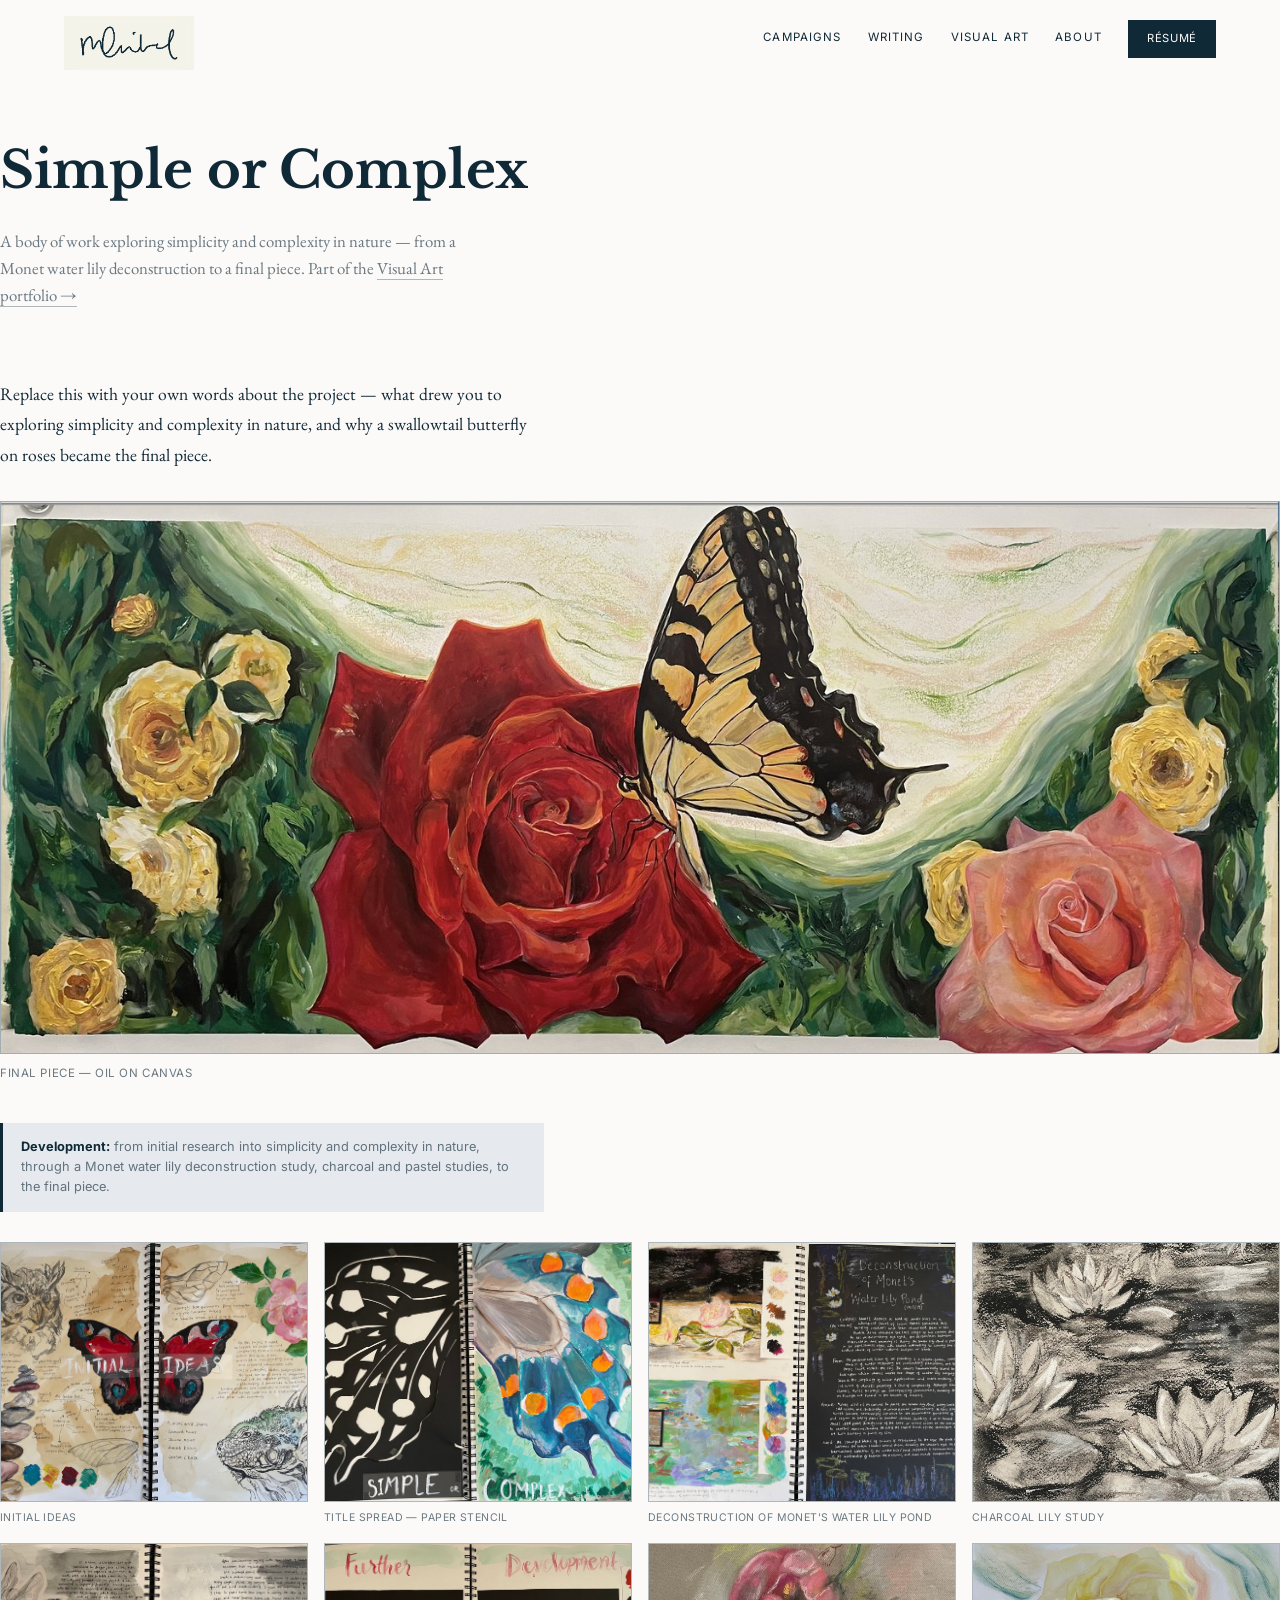
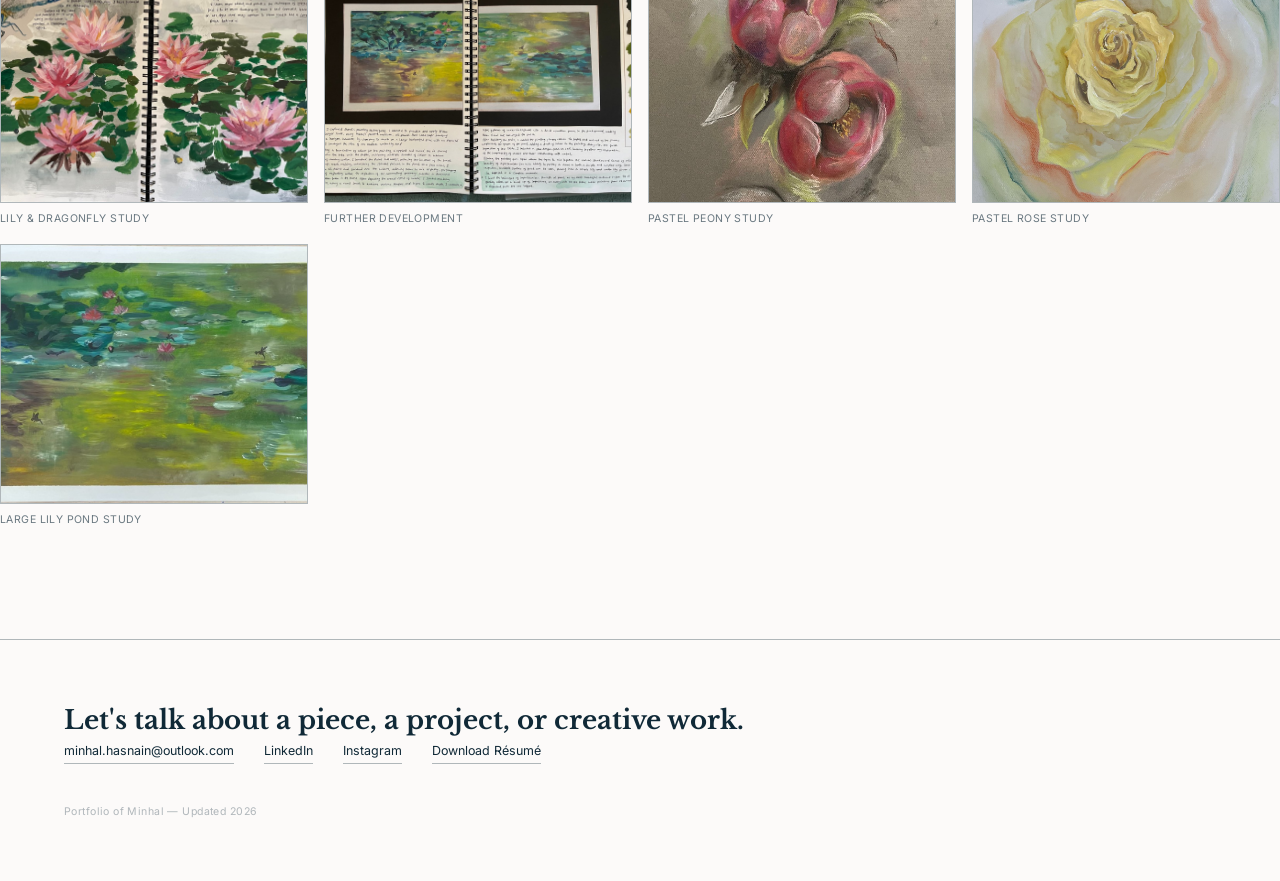
<file: simple-or-complex.html>
<!DOCTYPE html>
<html lang="en">
<head>
<meta charset="UTF-8">
<meta name="viewport" content="width=device-width, initial-scale=1.0">
<title>Simple or Complex — Minhal</title>
<link rel="stylesheet" href="style.css">

<!--
  HOW TO EDIT: figcaptions below each development image are
  placeholders — edit the text between <figcaption> and
  </figcaption> to add your own titles. The case-desc paragraph
  near the top is also a placeholder for your project statement.
-->

<style>
  .page-hero { padding: 130px 0 20px; }
  .page-hero h1 { font-size: clamp(2rem, 4.5vw, 3.2rem); font-weight: 700; }
  .page-hero p { font-family: 'EB Garamond', serif; font-size: 1.05rem; color: var(--navy-soft); max-width: 60ch; margin-top: 16px; }

  .case { padding: 50px 0 110px; }
  .case-desc { font-family: 'EB Garamond', serif; font-size: 1.1rem; line-height: 1.75; max-width: 68ch; margin-bottom: 10px; }
  .final-piece-wrap { margin: 30px 0 40px; }
  .final-piece-wrap img { width: 100%; max-height: 640px; object-fit: contain; background: var(--grey); border: 1px solid var(--navy-faint); display: block; }
  .final-piece-caption { font-family: 'Inter', sans-serif; font-size: 0.72rem; letter-spacing: 0.05em; text-transform: uppercase; color: var(--navy-soft); margin-top: 10px; }

  .process-note { background: var(--grey); border-left: 3px solid var(--navy); padding: 14px 18px; margin: 20px 0 30px; font-family: 'Inter', sans-serif; font-size: 0.8rem; color: var(--navy-soft); line-height: 1.6; max-width: 68ch; }
  .process-note strong { color: var(--navy); }

  .case-gallery { display: grid; grid-template-columns: repeat(4, 1fr); gap: 16px; }
  .case-gallery img { width: 100%; height: 260px; object-fit: cover; border: 1px solid var(--navy-faint); display: block; }
  .case-gallery figure { margin: 0; }
  .case-gallery figcaption { font-family: 'Inter', sans-serif; font-size: 0.66rem; letter-spacing: 0.04em; text-transform: uppercase; color: var(--navy-soft); margin-top: 8px; }

  @media (max-width: 860px) { .case-gallery { grid-template-columns: 1fr 1fr; } }
  @media (max-width: 480px) { .case-gallery { grid-template-columns: 1fr; } }
</style>
</head>
<body>

<a class="mark" href="index.html"><img src="images/signature.png" alt="Minhal — signature"></a>
<nav class="nav-desktop">
  <a class="nav-link" href="work.html">Campaigns</a>
  <a class="nav-link" href="writing.html">Writing</a>
  <a class="nav-link" href="art.html">Visual Art</a>
  <a class="nav-link" href="about.html">About</a>
  <a class="btn-resume" href="#">Résumé</a>
</nav>
<div class="nav-mobile-toggle" id="hamburger"><span></span></div>
<div class="mobile-menu" id="mobileMenu">
  <a class="mobile-link" href="work.html">Campaigns</a>
  <a class="mobile-link" href="writing.html">Writing</a>
  <a class="mobile-link" href="art.html">Visual Art</a>
  <a class="mobile-link" href="about.html">About</a>
  <a class="btn-resume" href="#">Résumé</a>
</div>

<div class="wrap page-hero">
  <h1 class="display">Simple or Complex</h1>
  <p>A body of work exploring simplicity and complexity in nature — from a Monet water lily deconstruction to a final piece. Part of the <a href="art.html" style="border-bottom:1px solid var(--navy-faint);">Visual Art portfolio →</a></p>
</div>

<div class="wrap case">
  <p class="case-desc">Replace this with your own words about the project — what drew you to exploring simplicity and complexity in nature, and why a swallowtail butterfly on roses became the final piece.</p>

  <div class="final-piece-wrap">
    <img src="images/simple-or-complex-dev/final-piece-hires.jpg" alt="Simple or Complex final piece">
    <div class="final-piece-caption">Final piece — Oil on canvas</div>
  </div>

  <div class="process-note"><strong>Development:</strong> from initial research into simplicity and complexity in nature, through a Monet water lily deconstruction study, charcoal and pastel studies, to the final piece.</div>

  <div class="case-gallery">
    <figure><img src="images/simple-or-complex-dev/dev-01-initial-ideas.jpg" alt="Initial ideas sketchbook page"><figcaption>Initial ideas</figcaption></figure>
    <figure><img src="images/simple-or-complex-dev/dev-02-simple-or-complex-title.jpg" alt="Simple or Complex title spread with butterfly wing stencil"><figcaption>Title spread — paper stencil</figcaption></figure>
    <figure><img src="images/simple-or-complex-dev/dev-03-monet-deconstruction.jpg" alt="Deconstruction of Monet's Water Lily Pond study"><figcaption>Deconstruction of Monet's Water Lily Pond</figcaption></figure>
    <figure><img src="images/simple-or-complex-dev/dev-04-charcoal-lily-study.jpg" alt="Charcoal water lily study"><figcaption>Charcoal lily study</figcaption></figure>
    <figure><img src="images/simple-or-complex-dev/dev-05-lily-dragonfly-study.jpg" alt="Water lily and dragonfly study"><figcaption>Lily &amp; dragonfly study</figcaption></figure>
    <figure><img src="images/simple-or-complex-dev/dev-06-further-development.jpg" alt="Further development water lily oil studies"><figcaption>Further development</figcaption></figure>
    <figure><img src="images/simple-or-complex-dev/dev-07-pastel-peony-study.jpg" alt="Pastel peony study"><figcaption>Pastel peony study</figcaption></figure>
    <figure><img src="images/simple-or-complex-dev/dev-08-pastel-rose-study.jpg" alt="Pastel rose study"><figcaption>Pastel rose study</figcaption></figure>
    <figure><img src="images/simple-or-complex-dev/dev-09-large-lily-study.jpg" alt="Large water lily pond study"><figcaption>Large lily pond study</figcaption></figure>
  </div>
</div>

<footer id="contact">
  <div class="wrap">
    <h2 class="display">Let's talk about a piece, a project, or creative work.</h2>
        <div class="contact-row">
      <a href="mailto:minhal.hasnain@outlook.com">minhal.hasnain@outlook.com</a>
      <a href="https://www.linkedin.com/in/minhal-hasnain-a8464b2b0/" target="_blank" rel="noopener">LinkedIn</a>
      <a href="https://www.instagram.com/spilling.ink.mh/" target="_blank" rel="noopener">Instagram</a>
      <a href="#">Download Résumé</a>
    </div>
    <div class="fine-print">Portfolio of Minhal — Updated 2026</div>
  </div>
</footer>

<script>
  const hamburger = document.getElementById('hamburger');
  const mobileMenu = document.getElementById('mobileMenu');
  hamburger.addEventListener('click', () => { hamburger.classList.toggle('open'); mobileMenu.classList.toggle('open'); });
  document.querySelectorAll('.mobile-menu a').forEach(a => {
    a.addEventListener('click', () => { hamburger.classList.remove('open'); mobileMenu.classList.remove('open'); });
  });
</script>
</body>
</html>
</file>
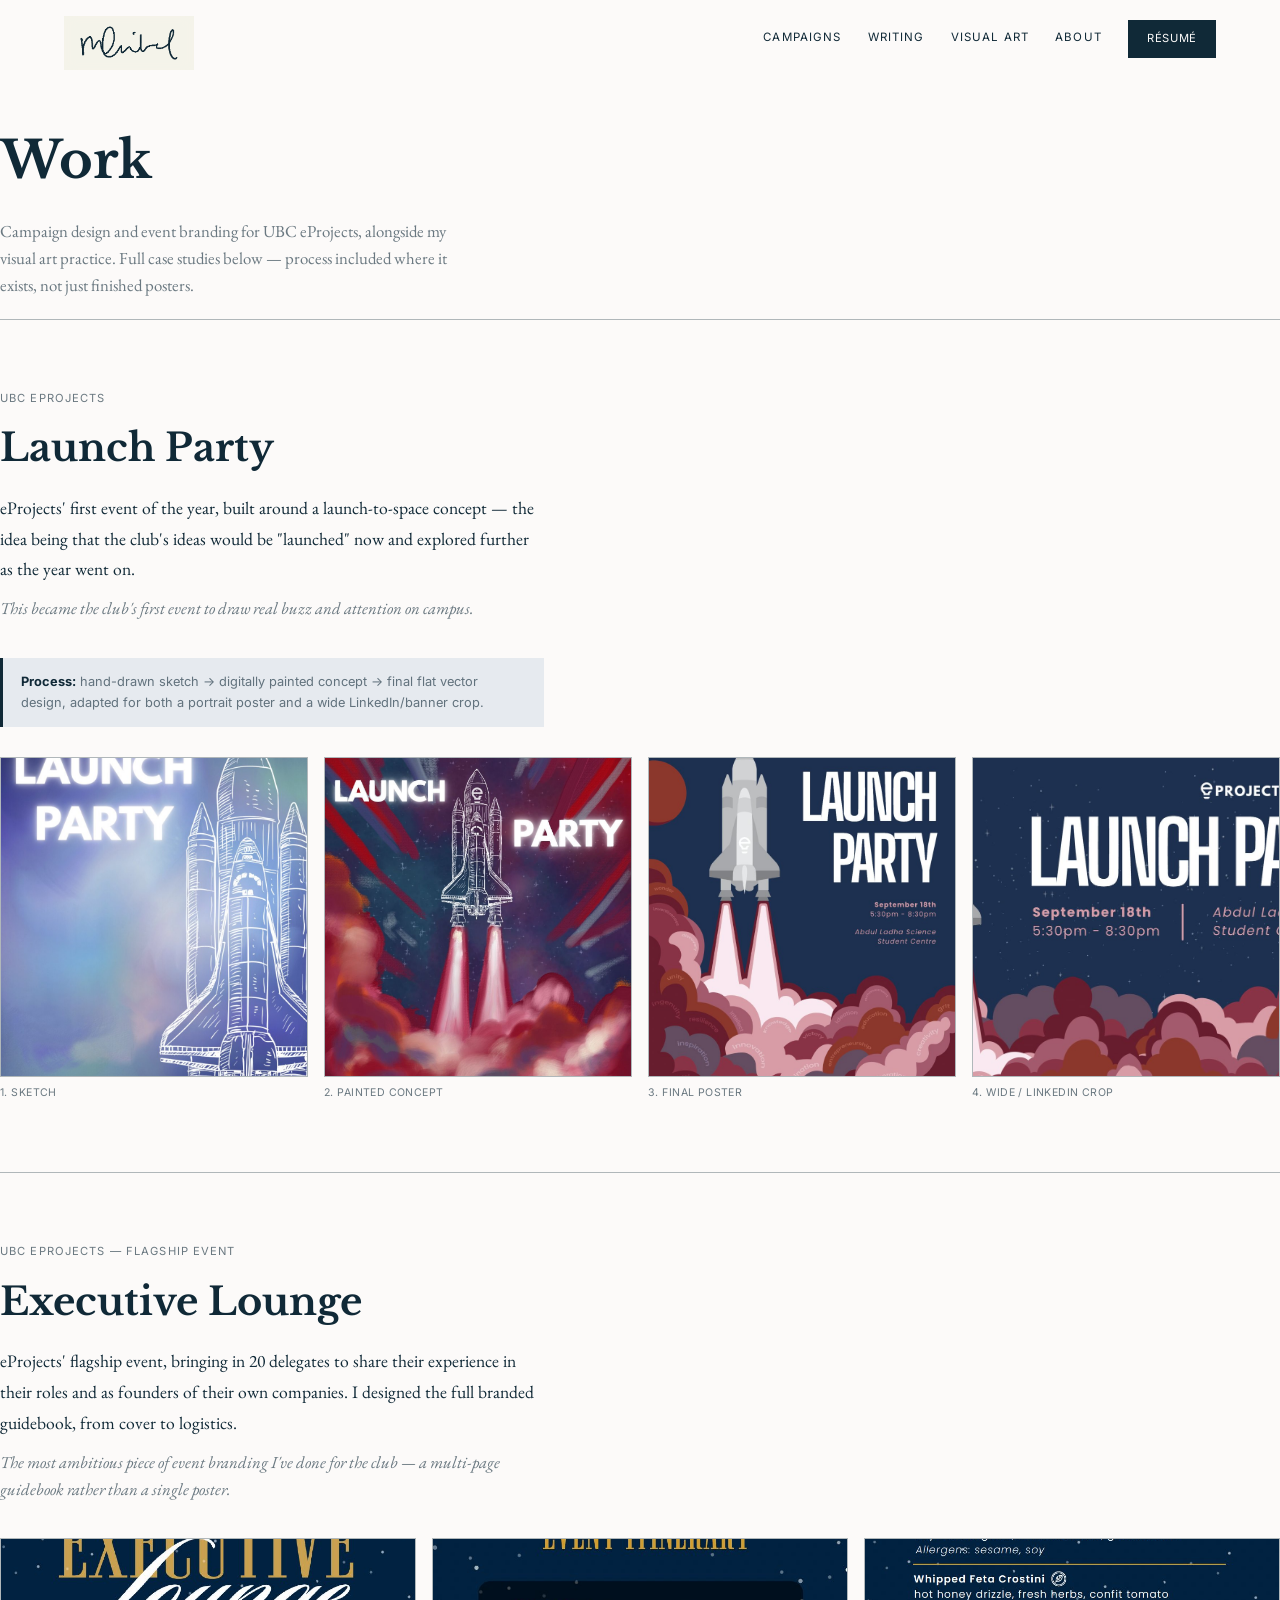
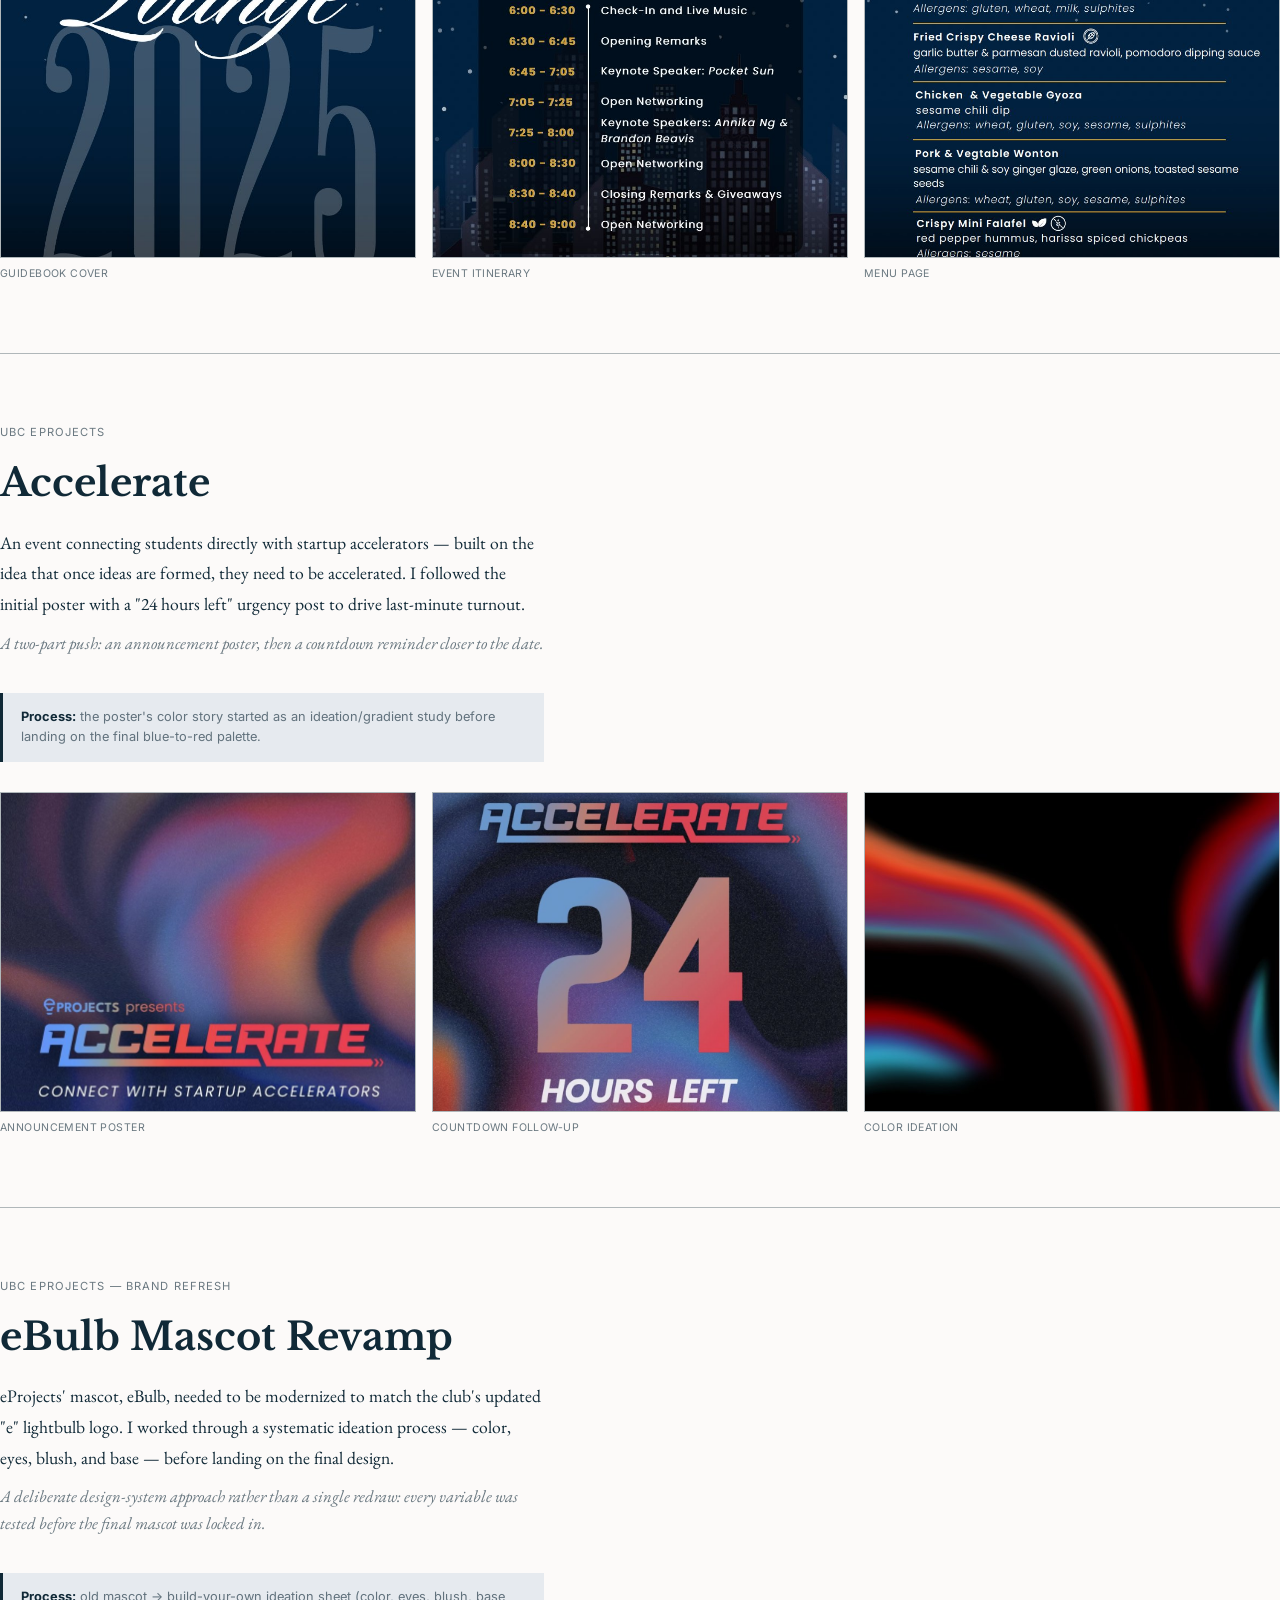
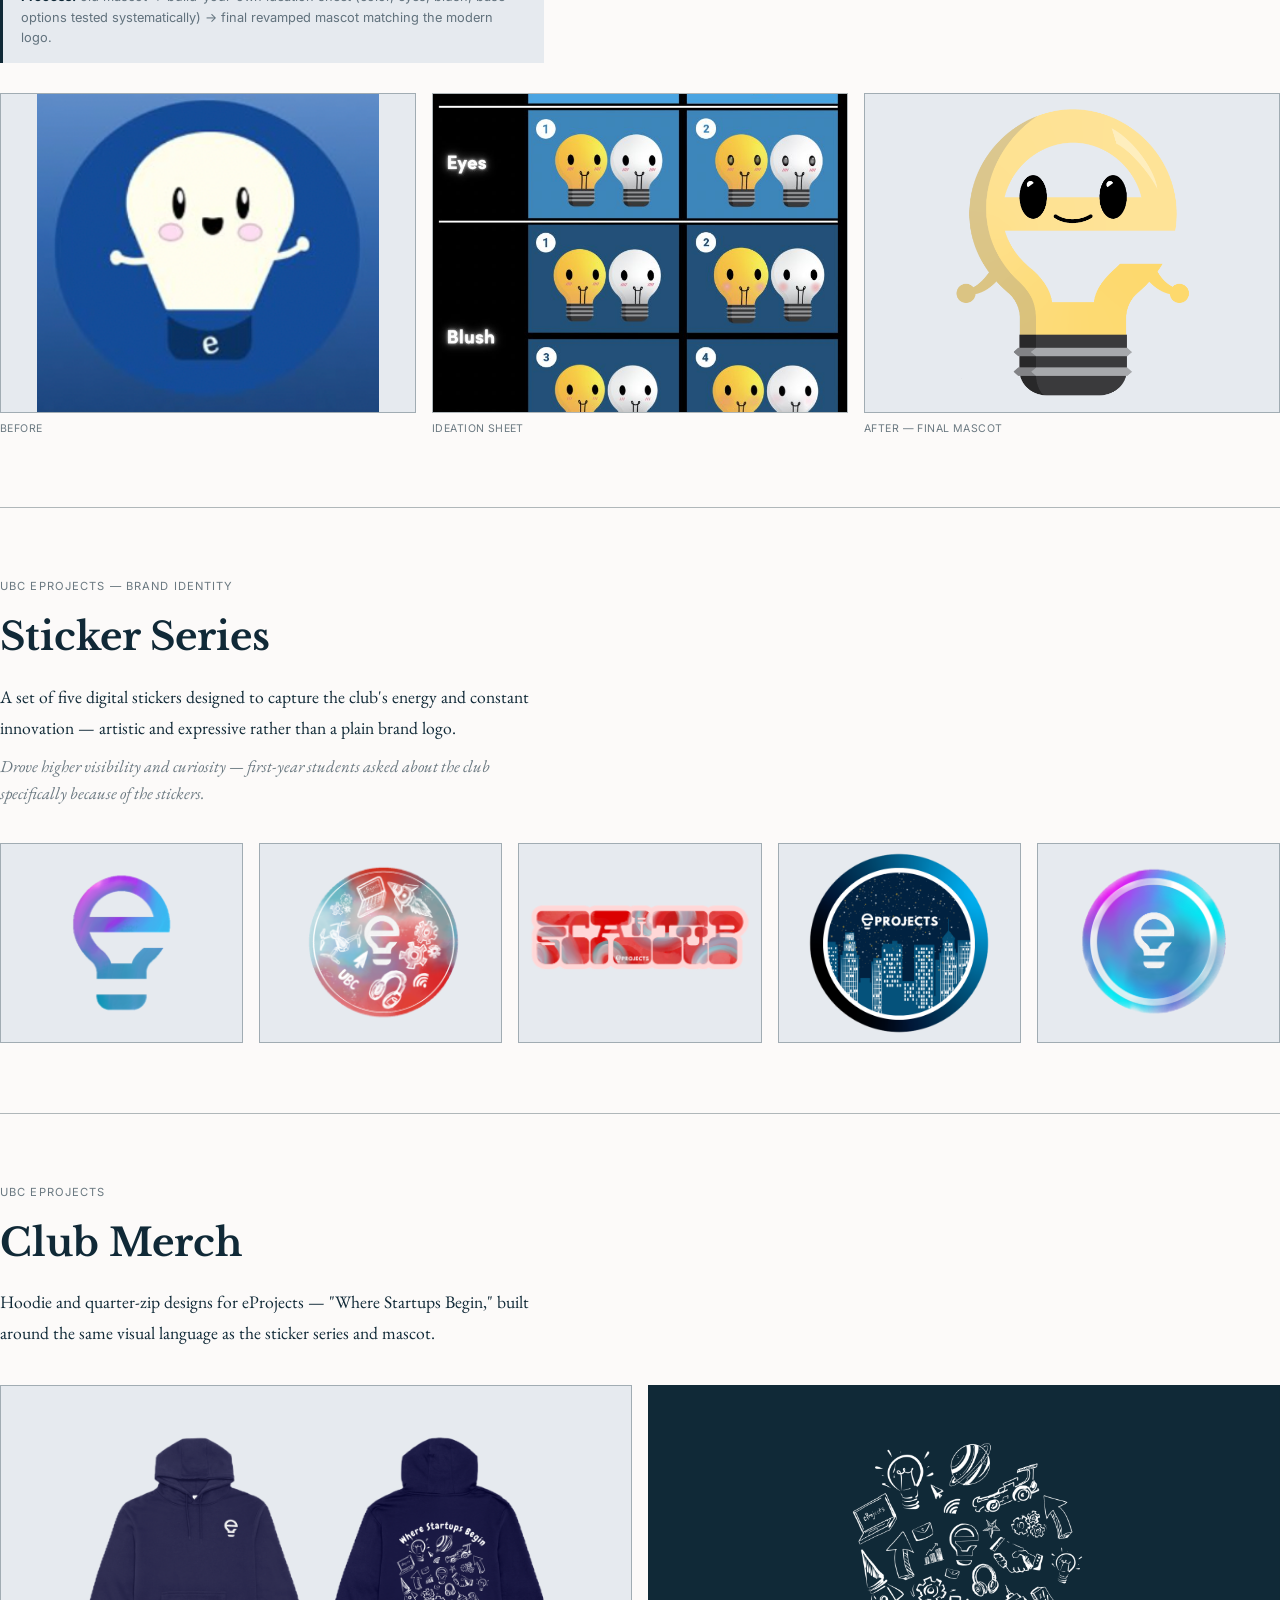
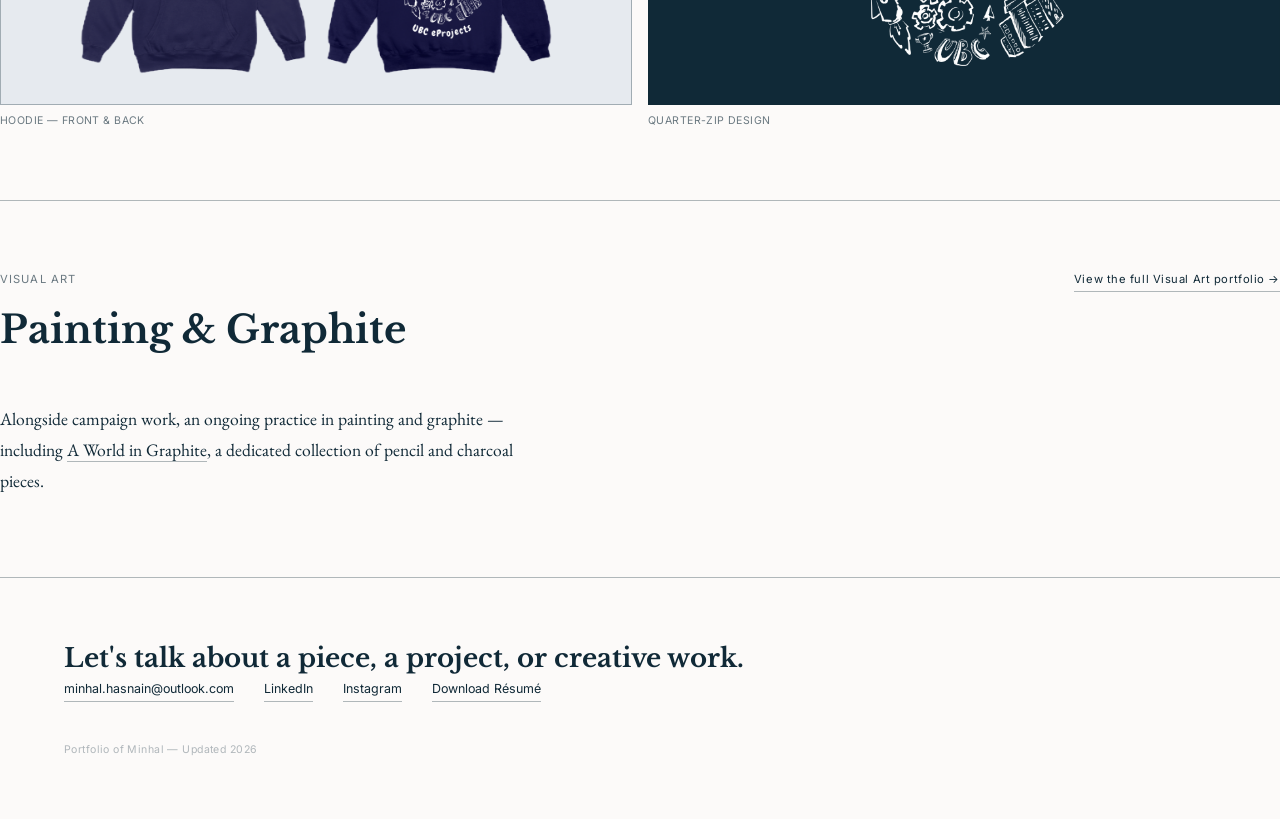
<file: work.html>
<!DOCTYPE html>
<html lang="en">
<head>
<meta charset="UTF-8">
<meta name="viewport" content="width=device-width, initial-scale=1.0">
<title>Work — Minhal</title>
<link rel="stylesheet" href="style.css">

<!--
  HOW TO EDIT: each campaign is its own <div class="case"> block.
  Impact lines use general language since no hard numbers were
  given — replace with real metrics (attendance, sign-ups,
  engagement) whenever you have them, in the .impact-line spots.
-->

<style>
  .page-hero { padding: 120px 0 20px; }
  .page-hero h1 { font-size: clamp(2rem, 4.5vw, 3.2rem); font-weight: 700; }
  .page-hero p { font-family: 'EB Garamond', serif; font-size: 1.05rem; color: var(--navy-soft); max-width: 60ch; margin-top: 16px; }

  .case { padding: 70px 0; border-top: 1px solid var(--navy-faint); }
  .case-head { margin-bottom: 36px; }
  .case-org { font-family: 'Inter', sans-serif; font-size: 0.7rem; letter-spacing: 0.1em; text-transform: uppercase; color: var(--navy-soft); margin-bottom: 10px; }
  .case-title { font-size: clamp(1.7rem, 3.2vw, 2.4rem); font-weight: 700; margin-bottom: 14px; }
  .case-desc { font-family: 'EB Garamond', serif; font-size: 1.1rem; line-height: 1.75; max-width: 68ch; margin-bottom: 10px; }
  .impact-line { font-family: 'EB Garamond', serif; font-style: italic; font-size: 1.05rem; color: var(--navy-soft); max-width: 68ch; }

  .case-gallery { display: grid; grid-template-columns: repeat(3, 1fr); gap: 16px; margin-top: 30px; }
  .case-gallery.two-col { grid-template-columns: repeat(2, 1fr); }
  .case-gallery.four-col { grid-template-columns: repeat(4, 1fr); }
  .case-gallery img { width: 100%; height: 320px; object-fit: cover; border: 1px solid var(--navy-faint); display: block; }
  .case-gallery figure { margin: 0; }
  .case-gallery figcaption { font-family: 'Inter', sans-serif; font-size: 0.66rem; letter-spacing: 0.04em; text-transform: uppercase; color: var(--navy-soft); margin-top: 8px; }

  .process-note {
    background: var(--grey); border-left: 3px solid var(--navy);
    padding: 14px 18px; margin-top: 28px;
    font-family: 'Inter', sans-serif; font-size: 0.8rem; color: var(--navy-soft); line-height: 1.6;
    max-width: 68ch;
  }
  .process-note strong { color: var(--navy); }

  .art-teaser-head { display: flex; justify-content: space-between; align-items: baseline; margin-bottom: 30px; flex-wrap: wrap; gap: 10px; }
  .view-all { font-family: 'Inter', sans-serif; font-size: 0.7rem; letter-spacing: 0.05em; border-bottom: 1px solid var(--navy-faint); padding-bottom: 2px; }

  @media (max-width: 860px) {
    .case-gallery, .case-gallery.two-col, .case-gallery.four-col { grid-template-columns: 1fr 1fr; }
  }
  @media (max-width: 560px) {
    .case-gallery, .case-gallery.two-col, .case-gallery.four-col { grid-template-columns: 1fr; }
  }
</style>
</head>
<body>

<a class="mark" href="index.html"><img src="images/signature.png" alt="Minhal — signature"></a>
<nav class="nav-desktop">
  <a class="nav-link" href="work.html">Campaigns</a>
  <a class="nav-link" href="writing.html">Writing</a>
  <a class="nav-link" href="art.html">Visual Art</a>
  <a class="nav-link" href="about.html">About</a>
  <a class="btn-resume" href="#">Résumé</a>
</nav>
<div class="nav-mobile-toggle" id="hamburger"><span></span></div>
<div class="mobile-menu" id="mobileMenu">
  <a class="mobile-link" href="work.html">Campaigns</a>
  <a class="mobile-link" href="writing.html">Writing</a>
  <a class="mobile-link" href="art.html">Visual Art</a>
  <a class="mobile-link" href="about.html">About</a>
  <a class="btn-resume" href="#">Résumé</a>
</div>

<div class="wrap page-hero">
  <h1 class="display">Work</h1>
  <p>Campaign design and event branding for UBC eProjects, alongside my visual art practice. Full case studies below — process included where it exists, not just finished posters.</p>
</div>

<!-- LAUNCH PARTY -->
<div class="wrap case" id="launch-party">
  <div class="case-head">
    <div class="case-org">UBC eProjects</div>
    <h2 class="case-title display">Launch Party</h2>
    <p class="case-desc">eProjects' first event of the year, built around a launch-to-space concept — the idea being that the club's ideas would be "launched" now and explored further as the year went on.</p>
    <p class="impact-line">This became the club's first event to draw real buzz and attention on campus.</p>
  </div>
  <div class="process-note"><strong>Process:</strong> hand-drawn sketch → digitally painted concept → final flat vector design, adapted for both a portrait poster and a wide LinkedIn/banner crop.</div>
  <div class="case-gallery four-col">
    <figure><img src="images/eprojects-campaigns/launch-party-sketch.jpg" alt="Launch Party hand-drawn sketch"><figcaption>1. Sketch</figcaption></figure>
    <figure><img src="images/eprojects-campaigns/launch-party-painted.jpg" alt="Launch Party painted concept"><figcaption>2. Painted concept</figcaption></figure>
    <figure><img src="images/eprojects-campaigns/launch-party-final-portrait.jpg" alt="Launch Party final poster"><figcaption>3. Final poster</figcaption></figure>
    <figure><img src="images/eprojects-campaigns/launch-party-final-wide.jpg" alt="Launch Party wide banner"><figcaption>4. Wide / LinkedIn crop</figcaption></figure>
  </div>
</div>

<!-- EXECUTIVE LOUNGE -->
<div class="wrap case" id="executive-lounge">
  <div class="case-head">
    <div class="case-org">UBC eProjects — Flagship Event</div>
    <h2 class="case-title display">Executive Lounge</h2>
    <p class="case-desc">eProjects' flagship event, bringing in 20 delegates to share their experience in their roles and as founders of their own companies. I designed the full branded guidebook, from cover to logistics.</p>
    <p class="impact-line">The most ambitious piece of event branding I've done for the club — a multi-page guidebook rather than a single poster.</p>
  </div>
  <div class="case-gallery">
    <figure><img src="images/eprojects-campaigns/exec-lounge-cover.jpg" alt="Executive Lounge guidebook cover"><figcaption>Guidebook cover</figcaption></figure>
    <figure><img src="images/eprojects-campaigns/exec-lounge-itinerary.jpg" alt="Executive Lounge event itinerary page"><figcaption>Event itinerary</figcaption></figure>
    <figure><img src="images/eprojects-campaigns/exec-lounge-menu.jpg" alt="Executive Lounge menu page"><figcaption>Menu page</figcaption></figure>
  </div>
</div>

<!-- ACCELERATE -->
<div class="wrap case" id="accelerate">
  <div class="case-head">
    <div class="case-org">UBC eProjects</div>
    <h2 class="case-title display">Accelerate</h2>
    <p class="case-desc">An event connecting students directly with startup accelerators — built on the idea that once ideas are formed, they need to be accelerated. I followed the initial poster with a "24 hours left" urgency post to drive last-minute turnout.</p>
    <p class="impact-line">A two-part push: an announcement poster, then a countdown reminder closer to the date.</p>
  </div>
  <div class="process-note"><strong>Process:</strong> the poster's color story started as an ideation/gradient study before landing on the final blue-to-red palette.</div>
  <div class="case-gallery">
    <figure><img src="images/eprojects-campaigns/accelerate-poster.jpg" alt="Accelerate campaign poster"><figcaption>Announcement poster</figcaption></figure>
    <figure><img src="images/eprojects-campaigns/accelerate-countdown.jpg" alt="Accelerate 24 hours left poster"><figcaption>Countdown follow-up</figcaption></figure>
    <figure><img src="images/eprojects-campaigns/accelerate-color-ideation.jpg" alt="Accelerate color ideation study"><figcaption>Color ideation</figcaption></figure>
  </div>
</div>

<!-- MASCOT REVAMP -->
<div class="wrap case" id="mascot-revamp">
  <div class="case-head">
    <div class="case-org">UBC eProjects — Brand Refresh</div>
    <h2 class="case-title display">eBulb Mascot Revamp</h2>
    <p class="case-desc">eProjects' mascot, eBulb, needed to be modernized to match the club's updated "e" lightbulb logo. I worked through a systematic ideation process — color, eyes, blush, and base — before landing on the final design.</p>
    <p class="impact-line">A deliberate design-system approach rather than a single redraw: every variable was tested before the final mascot was locked in.</p>
  </div>
  <div class="process-note"><strong>Process:</strong> old mascot → build-your-own ideation sheet (color, eyes, blush, base options tested systematically) → final revamped mascot matching the modern logo.</div>
  <div class="case-gallery">
    <figure><img src="images/eprojects-campaigns/mascot-before.png" alt="Former eBulb mascot" style="object-fit:contain; background:var(--grey);"><figcaption>Before</figcaption></figure>
    <figure><img src="images/eprojects-campaigns/mascot-ideation-sheet.jpg" alt="eBulb mascot ideation sheet"><figcaption>Ideation sheet</figcaption></figure>
    <figure><img src="images/eprojects-campaigns/mascot-after-revamped.png" alt="Revamped eBulb mascot" style="object-fit:contain; background:var(--grey);"><figcaption>After — final mascot</figcaption></figure>
  </div>
</div>

<!-- STICKER SERIES -->
<div class="wrap case" id="sticker-series">
  <div class="case-head">
    <div class="case-org">UBC eProjects — Brand Identity</div>
    <h2 class="case-title display">Sticker Series</h2>
    <p class="case-desc">A set of five digital stickers designed to capture the club's energy and constant innovation — artistic and expressive rather than a plain brand logo.</p>
    <p class="impact-line">Drove higher visibility and curiosity — first-year students asked about the club specifically because of the stickers.</p>
  </div>
  <div class="case-gallery" style="grid-template-columns: repeat(5, 1fr);">
    <figure><img src="images/eprojects-stickers/sticker-magenta-e.png" alt="Magenta e sticker" style="object-fit:contain; background:var(--grey); height:200px;"></figure>
    <figure><img src="images/eprojects-stickers/sticker-tech-collage.png" alt="Tech collage sticker" style="object-fit:contain; background:var(--grey); height:200px;"></figure>
    <figure><img src="images/eprojects-stickers/sticker-super-startup.png" alt="Super Startup sticker" style="object-fit:contain; background:var(--grey); height:200px;"></figure>
    <figure><img src="images/eprojects-stickers/sticker-star-cityscape.png" alt="Star cityscape sticker" style="object-fit:contain; background:var(--grey); height:200px;"></figure>
    <figure><img src="images/eprojects-stickers/sticker-magenta-logo.png" alt="Magenta logo sticker" style="object-fit:contain; background:var(--grey); height:200px;"></figure>
  </div>
</div>

<!-- MERCH -->
<div class="wrap case" id="merch">
  <div class="case-head">
    <div class="case-org">UBC eProjects</div>
    <h2 class="case-title display">Club Merch</h2>
    <p class="case-desc">Hoodie and quarter-zip designs for eProjects — "Where Startups Begin," built around the same visual language as the sticker series and mascot.</p>
  </div>
  <div class="case-gallery two-col">
    <figure><img src="images/eprojects-campaigns/merch-hoodie.png" alt="eProjects hoodie mockup, front and back" style="object-fit:contain; background:var(--grey);"><figcaption>Hoodie — front &amp; back</figcaption></figure>
    <figure><img src="images/eprojects-campaigns/merch-quarterzip-vector.png" alt="eProjects quarter-zip vector design" style="object-fit:contain; background:var(--navy);"><figcaption>Quarter-zip design</figcaption></figure>
  </div>
</div>

<!-- VISUAL ART -->
<div class="wrap case" id="visual-art">
  <div class="art-teaser-head">
    <div>
      <div class="case-org">Visual Art</div>
      <h2 class="case-title display">Painting &amp; Graphite</h2>
    </div>
    <a class="view-all" href="art.html">View the full Visual Art portfolio →</a>
  </div>
  <p class="case-desc">Alongside campaign work, an ongoing practice in painting and graphite — including <a href="graphite.html" style="border-bottom:1px solid var(--navy-faint);">A World in Graphite</a>, a dedicated collection of pencil and charcoal pieces.</p>
</div>

<footer id="contact">
  <div class="wrap">
    <h2 class="display">Let's talk about a piece, a project, or creative work.</h2>
        <div class="contact-row">
      <a href="mailto:minhal.hasnain@outlook.com">minhal.hasnain@outlook.com</a>
      <a href="https://www.linkedin.com/in/minhal-hasnain-a8464b2b0/" target="_blank" rel="noopener">LinkedIn</a>
      <a href="https://www.instagram.com/spilling.ink.mh/" target="_blank" rel="noopener">Instagram</a>
      <a href="#">Download Résumé</a>
    </div>
    <div class="fine-print">Portfolio of Minhal — Updated 2026</div>
  </div>
</footer>

<script>
  const hamburger = document.getElementById('hamburger');
  const mobileMenu = document.getElementById('mobileMenu');
  hamburger.addEventListener('click', () => { hamburger.classList.toggle('open'); mobileMenu.classList.toggle('open'); });
  document.querySelectorAll('.mobile-menu a').forEach(a => {
    a.addEventListener('click', () => { hamburger.classList.remove('open'); mobileMenu.classList.remove('open'); });
  });
</script>

</body>
</html>
</file>
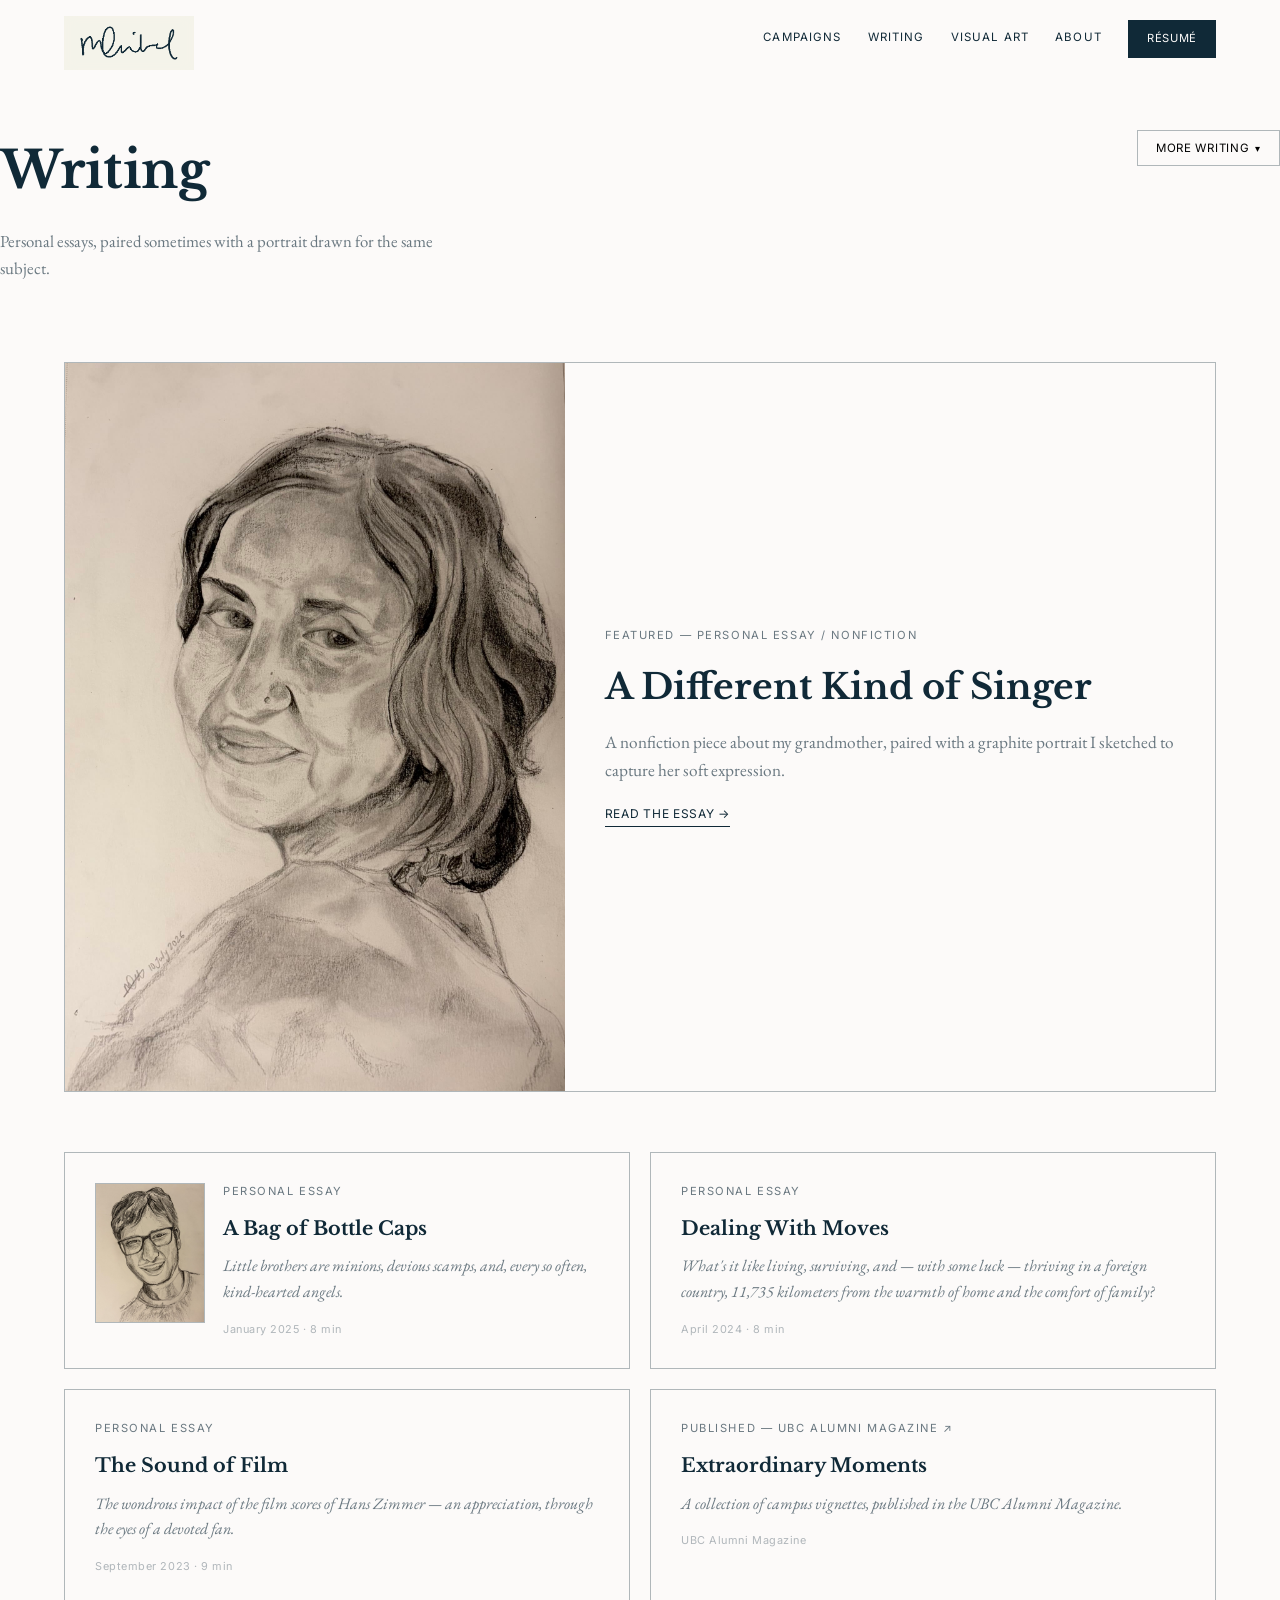
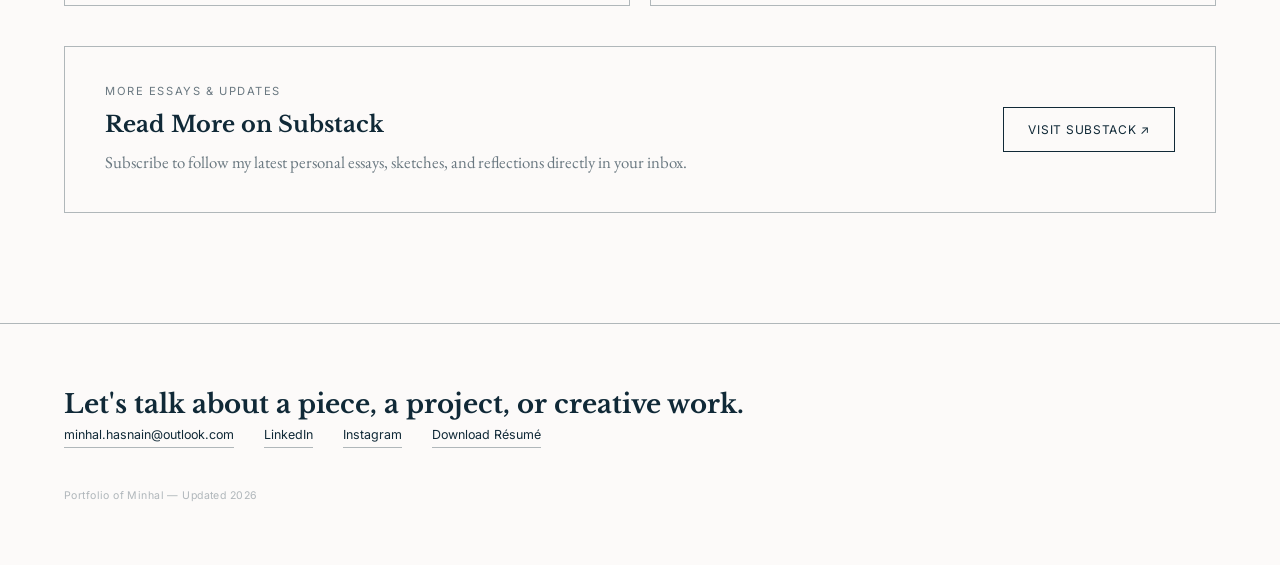
<file: writing.html>
<!DOCTYPE html>
<html lang="en">
<head>
<meta charset="UTF-8">
<meta name="viewport" content="width=device-width, initial-scale=1.0">
<title>Writing — Minhal</title>
<link rel="stylesheet" href="style.css">
<style>
  .page-hero { padding: 130px 0 20px; }
  .page-hero-row { display: flex; justify-content: space-between; align-items: flex-start; gap: 20px; flex-wrap: wrap; }
  .page-hero h1 { font-size: clamp(2rem, 4.5vw, 3.2rem); font-weight: 700; }
  .page-hero p { font-family: 'EB Garamond', serif; font-size: 1.05rem; color: var(--navy-soft); max-width: 55ch; margin-top: 16px; }

  .substack-dropdown { position: relative; }
  .substack-toggle {
    font-family: 'Inter', sans-serif; font-size: 0.72rem; letter-spacing: 0.06em; text-transform: uppercase;
    border: 1px solid var(--navy-faint); padding: 10px 18px; cursor: pointer; background: var(--cream);
    display: inline-flex; align-items: center; gap: 6px;
  }
  .substack-toggle .caret { transition: transform 0.2s ease; font-size: 0.65rem; }
  .substack-dropdown.open .substack-toggle .caret { transform: rotate(180deg); }
  .substack-menu {
    position: absolute; top: calc(100% + 6px); right: 0; z-index: 20;
    background: var(--cream); border: 1px solid var(--navy-faint);
    box-shadow: 0 14px 30px rgba(16,41,55,0.14);
    min-width: 200px; padding: 8px 0;
    opacity: 0; visibility: hidden; transform: translateY(-6px);
    transition: opacity 0.2s ease, transform 0.2s ease, visibility 0.2s;
  }
  .substack-dropdown.open .substack-menu { opacity: 1; visibility: visible; transform: translateY(0); }
  .substack-menu a {
    display: block; padding: 10px 18px; font-family: 'Inter', sans-serif; font-size: 0.8rem;
  }
  .substack-menu a:hover { background: var(--teal); }

  .featured-essay {
    display: grid; grid-template-columns: 0.9fr 1.1fr; gap: 40px;
    border: 1px solid var(--navy-faint);
    margin: 60px 0; overflow: hidden;
  }
  .featured-essay img { width: 100%; height: 100%; object-fit: cover; object-position: center 15%; display: block; }
  .featured-essay-text { padding: 40px 40px 40px 0; display: flex; flex-direction: column; justify-content: center; }
  .featured-essay .label { margin-bottom: 14px; }
  .featured-essay h2 { font-size: clamp(1.6rem, 3vw, 2.2rem); font-weight: 700; margin-bottom: 14px; }
  .featured-essay p.blurb { font-family: 'EB Garamond', serif; font-size: 1.08rem; color: var(--navy-soft); line-height: 1.6; margin-bottom: 20px; }
  .featured-essay .read-link { font-family: 'Inter', sans-serif; font-size: 0.75rem; letter-spacing: 0.06em; text-transform: uppercase; border-bottom: 1px solid var(--navy); padding-bottom: 2px; align-self: flex-start; }

  .essay-list { display: grid; grid-template-columns: 1fr 1fr; gap: 20px; padding-bottom: 40px; }
  .essay-card { border: 1px solid var(--navy-faint); padding: 30px; display: block; transition: transform 0.25s ease, box-shadow 0.25s ease; }
  .essay-card:hover { transform: translateY(-3px); box-shadow: 0 12px 26px rgba(16,41,55,0.1); }
  .essay-card .genre { margin-bottom: 12px; }
  .essay-card h3 { font-family: 'Libre Baskerville', serif; font-size: 1.2rem; font-weight: 700; margin-bottom: 10px; }
  .essay-card p { font-family: 'EB Garamond', serif; font-style: italic; font-size: 1rem; color: var(--navy-soft); line-height: 1.6; }
  .essay-card .meta { margin-top: 16px; font-family: 'Inter', sans-serif; font-size: 0.68rem; letter-spacing: 0.05em; color: var(--navy-faint); }
  .essay-card.has-image { display: grid; grid-template-columns: 110px 1fr; gap: 18px; align-items: start; }
  .essay-card.has-image img { width: 110px; height: 140px; object-fit: cover; border: 1px solid var(--navy-faint); }

  /* Substack Callout Box */
  .substack-banner {
    border: 1px solid var(--navy-faint);
    background: var(--cream);
    padding: 36px 40px;
    margin-bottom: 110px;
    display: flex;
    justify-content: space-between;
    align-items: center;
    gap: 20px;
    transition: transform 0.25s ease, box-shadow 0.25s ease;
  }
  .substack-banner:hover {
    transform: translateY(-3px);
    box-shadow: 0 12px 26px rgba(16,41,55,0.1);
  }
  .substack-banner-content h3 {
    font-family: 'Libre Baskerville', serif;
    font-size: 1.4rem;
    font-weight: 700;
    margin-bottom: 6px;
  }
  .substack-banner-content p {
    font-family: 'EB Garamond', serif;
    font-size: 1.05rem;
    color: var(--navy-soft);
  }
  .substack-banner-btn {
    font-family: 'Inter', sans-serif;
    font-size: 0.75rem;
    letter-spacing: 0.06em;
    text-transform: uppercase;
    border: 1px solid var(--navy);
    padding: 12px 24px;
    white-space: nowrap;
    text-decoration: none;
    color: var(--navy);
    transition: background 0.2s ease, color 0.2s ease;
  }
  .substack-banner-btn:hover {
    background: var(--navy);
    color: #fff;
  }

  @media (max-width: 860px) {
    .featured-essay { grid-template-columns: 1fr; }
    .featured-essay img { height: 320px; }
    .featured-essay-text { padding: 30px; }
    .essay-list { grid-template-columns: 1fr; }
    .substack-banner { flex-direction: column; align-items: flex-start; }
  }
</style>
</head>
<body>

<a class="mark" href="index.html"><img src="images/signature.png" alt="Minhal — signature"></a>
<nav class="nav-desktop">
  <a class="nav-link" href="work.html">Campaigns</a>
  <a class="nav-link" href="writing.html">Writing</a>
  <a class="nav-link" href="art.html">Visual Art</a>
  <a class="nav-link" href="about.html">About</a>
  <a class="btn-resume" href="#">Résumé</a>
</nav>
<div class="nav-mobile-toggle" id="hamburger"><span></span></div>
<div class="mobile-menu" id="mobileMenu">
  <a class="mobile-link" href="work.html">Campaigns</a>
  <a class="mobile-link" href="writing.html">Writing</a>
  <a class="mobile-link" href="art.html">Visual Art</a>
  <a class="mobile-link" href="about.html">About</a>
  <a class="btn-resume" href="#">Résumé</a>
</div>

<div class="wrap page-hero">
  <div class="page-hero-row">
    <div>
      <h1 class="display">Writing</h1>
      <p>Personal essays, paired sometimes with a portrait drawn for the same subject.</p>
    </div>
    <div class="substack-dropdown" id="substackDropdown">
      <button class="substack-toggle" id="substackToggle" type="button">More Writing <span class="caret">▾</span></button>
      <div class="substack-menu">
        <a href="https://substack.com/@m1nh4l" target="_blank" rel="noopener">Substack ↗</a>
      </div>
    </div>
  </div>
</div>

<div class="wrap">
  <a class="featured-essay" href="essay-dadi.html">
    <img src="images/dadi-portrait.jpg" alt="Graphite portrait of Dadi">
    <div class="featured-essay-text">
      <div class="label">Featured — Personal Essay / Nonfiction</div>
      <h2 class="display">A Different Kind of Singer</h2>
      <p class="blurb">A nonfiction piece about my grandmother, paired with a graphite portrait I sketched to capture her soft expression.</p>
      <span class="read-link">Read the essay →</span>
    </div>
  </a>
</div>

<div class="wrap essay-list">
  <a class="essay-card has-image" href="essay-bottle-caps.html">
    <img src="images/mustafa-portrait.jpg" alt="Graphite portrait of Mustafa">
    <div>
      <div class="genre label">Personal Essay</div>
      <h3>A Bag of Bottle Caps</h3>
      <p>Little brothers are minions, devious scamps, and, every so often, kind-hearted angels.</p>
      <div class="meta">January 2025 · 8 min</div>
    </div>
  </a>

  <a class="essay-card" href="essay-moves.html">
    <div class="genre label">Personal Essay</div>
    <h3>Dealing With Moves</h3>
    <p>What's it like living, surviving, and — with some luck — thriving in a foreign country, 11,735 kilometers from the warmth of home and the comfort of family?</p>
    <div class="meta">April 2024 · 8 min</div>
  </a>

  <a class="essay-card" href="essay-hans-zimmer.html">
    <div class="genre label">Personal Essay</div>
    <h3>The Sound of Film</h3>
    <p>The wondrous impact of the film scores of Hans Zimmer — an appreciation, through the eyes of a devoted fan.</p>
    <div class="meta">September 2023 · 9 min</div>
  </a>

  <a class="essay-card" href="https://magazine.alumni.ubc.ca/2026/campus/extraordinary-moments-ubc-vignettes-ill-never-forget" target="_blank" rel="noopener">
    <div class="genre label">Published — UBC Alumni Magazine ↗</div>
    <h3>Extraordinary Moments</h3>
    <p>A collection of campus vignettes, published in the UBC Alumni Magazine.</p>
    <div class="meta">UBC Alumni Magazine</div>
  </a>
</div>

<div class="wrap">
  <div class="substack-banner">
    <div class="substack-banner-content">
      <div class="label" style="margin-bottom: 6px;">More Essays & Updates</div>
      <h3>Read More on Substack</h3>
      <p>Subscribe to follow my latest personal essays, sketches, and reflections directly in your inbox.</p>
    </div>
    <a class="substack-banner-btn" href="https://substack.com/@m1nh4l" target="_blank" rel="noopener">Visit Substack ↗</a>
  </div>
</div>

<footer id="contact">
  <div class="wrap">
    <h2 class="display">Let's talk about a piece, a project, or creative work.</h2>
        <div class="contact-row">
      <a href="mailto:minhal.hasnain@outlook.com">minhal.hasnain@outlook.com</a>
      <a href="https://www.linkedin.com/in/minhal-hasnain-a8464b2b0/" target="_blank" rel="noopener">LinkedIn</a>
      <a href="https://www.instagram.com/spilling.ink.mh/" target="_blank" rel="noopener">Instagram</a>
      <a href="#">Download Résumé</a>
    </div>
    <div class="fine-print">Portfolio of Minhal — Updated 2026</div>
  </div>
</footer>

<script>
  const hamburger = document.getElementById('hamburger');
  const substackDropdown = document.getElementById('substackDropdown');
  const substackToggle = document.getElementById('substackToggle');
  substackToggle.addEventListener('click', (e) => {
    e.stopPropagation();
    substackDropdown.classList.toggle('open');
  });
  document.addEventListener('click', (e) => {
    if (!substackDropdown.contains(e.target)) substackDropdown.classList.remove('open');
  });
  const mobileMenu = document.getElementById('mobileMenu');
  hamburger.addEventListener('click', () => { hamburger.classList.toggle('open'); mobileMenu.classList.toggle('open'); });
  document.querySelectorAll('.mobile-menu a').forEach(a => {
    a.addEventListener('click', () => { hamburger.classList.remove('open'); mobileMenu.classList.remove('open'); });
  });
</script>
</body>
</html>
</file>
<file: style.css>
/* ============================================================
   SHARED STYLES — loaded by both index.html and about.html
   Edit colors and fonts here once; both pages update.
   ============================================================ */
@import url('https://fonts.googleapis.com/css2?family=Libre+Baskerville:ital,wght@0,400;0,700;1,400&family=EB+Garamond:ital,wght@0,400;0,500;0,600;1,400&family=Inter:wght@400;500&family=Parisienne&display=swap');

:root {
  /* ---- EDIT YOUR COLORS HERE ---- */
  --cream: #fcfaf9;
  --teal:  #bfdbdd;
  --grey:  #e6eaef;
  --navy:  #102937;
  /* one-time accent used only for the About page name gradient */
  --vivid-blue: #5E8AEF;
  --vivid-blue-light: #24CAEA;
  --vivid-dark: #14114A;
  /* -------------------------------- */
  --navy-soft: rgba(16, 41, 55, 0.62);
  --navy-faint: rgba(16, 41, 55, 0.32);
}

* { box-sizing: border-box; margin: 0; padding: 0; }
html { scroll-behavior: smooth; }
body {
  background: var(--cream);
  color: var(--navy);
  font-family: 'EB Garamond', serif;
  font-size: 1.08rem;
  line-height: 1.6;
  -webkit-font-smoothing: antialiased;
  overflow-x: hidden;
}
a { color: inherit; text-decoration: none; }
.display { font-family: 'Libre Baskerville', serif; }
.label {
  font-family: 'Inter', sans-serif;
  font-size: 0.7rem;
  letter-spacing: 0.14em;
  text-transform: uppercase;
  color: var(--navy-soft);
}
.wrap { max-width: 1400px; margin: 0 auto; padding: 0 clamp(20px, 5vw, 64px); }

/* ---------- SIGNATURE (fixed top-left, links home) ---------- */
.mark {
  position: fixed;
  top: 16px;
  left: clamp(20px, 5vw, 64px);
  z-index: 60;
  display: block;
  background: rgba(242, 240, 228, 0.75);
  backdrop-filter: blur(6px);
  padding: 6px 12px;
  line-height: 1;
}
.mark img {
  display: block;
  height: 42px;
  width: auto;
}

/* ---------- DESKTOP NAV — flat, 4 items, résumé CTA ---------- */
.nav-desktop {
  position: fixed;
  top: 20px;
  right: clamp(20px, 5vw, 64px);
  z-index: 60;
  display: flex;
  align-items: center;
  gap: 26px;
  font-family: 'Inter', sans-serif;
  font-size: 0.72rem;
  letter-spacing: 0.1em;
  text-transform: uppercase;
}
.nav-desktop a.nav-link {
  position: relative;
  padding-bottom: 3px;
}
.nav-desktop a.nav-link::after {
  content: ""; position: absolute; left: 0; bottom: 0;
  width: 0%; height: 1px; background: var(--navy);
  transition: width 0.25s ease;
}
.nav-desktop a.nav-link:hover::after { width: 100%; }
.btn-resume {
  font-family: 'Inter', sans-serif; font-size: 0.7rem; letter-spacing: 0.06em; text-transform: uppercase;
  background: var(--navy); color: var(--cream); padding: 9px 18px; border: 1px solid var(--navy);
  transition: opacity 0.2s ease;
}
.btn-resume:hover { opacity: 0.85; }

/* ---------- MOBILE HAMBURGER + MENU (flat) ---------- */
.nav-mobile-toggle {
  display: none; position: fixed; top: 20px; right: 20px; z-index: 70;
  width: 40px; height: 40px; background: rgba(242,240,228,0.9);
  border: 1px solid var(--navy-faint); align-items: center; justify-content: center; cursor: pointer;
}
.nav-mobile-toggle span { display: block; width: 18px; height: 1px; background: var(--navy); position: relative; }
.nav-mobile-toggle span::before, .nav-mobile-toggle span::after {
  content: ""; position: absolute; left: 0; width: 18px; height: 1px; background: var(--navy);
  transition: transform 0.25s ease;
}
.nav-mobile-toggle span::before { top: -6px; }
.nav-mobile-toggle span::after { top: 6px; }
.nav-mobile-toggle.open span { background: transparent; }
.nav-mobile-toggle.open span::before { transform: translateY(6px) rotate(45deg); }
.nav-mobile-toggle.open span::after { transform: translateY(-6px) rotate(-45deg); }

.mobile-menu {
  position: fixed; inset: 0; background: var(--cream); z-index: 65;
  padding: 100px 32px 40px; display: flex; flex-direction: column; gap: 4px;
  transform: translateX(100%); transition: transform 0.35s ease; overflow-y: auto;
}
.mobile-menu.open { transform: translateX(0); }
.mobile-menu a.mobile-link {
  display: block; padding: 18px 0; border-bottom: 1px solid var(--navy-faint);
  font-family: 'Libre Baskerville', serif; font-size: 1.3rem; font-weight: 700;
}
.mobile-menu .btn-resume { margin-top: 24px; text-align: center; }

@media (max-width: 860px) {
  .nav-desktop { display: none; }
  .nav-mobile-toggle { display: flex; }
}

/* ---------- SECTIONS GENERAL ---------- */
section { padding: 100px 0; border-top: 1px solid var(--navy-faint); }
.section-head { display: flex; justify-content: space-between; align-items: baseline; margin-bottom: 50px; flex-wrap: wrap; gap: 12px; }
.section-head h2 { font-size: clamp(1.8rem, 3.4vw, 2.6rem); font-weight: 700; }
.section-index { font-family: 'Inter', sans-serif; font-size: 0.7rem; letter-spacing: 0.1em; color: var(--navy-soft); }
.subhead { font-family: 'Inter', sans-serif; font-size: 0.72rem; letter-spacing: 0.1em; text-transform: uppercase; color: var(--navy-soft); margin: 44px 0 20px; border-top: 1px solid var(--navy-faint); padding-top: 20px; display:flex; justify-content:space-between; align-items:baseline; }
.subhead:first-of-type { margin-top: 0; border-top: none; padding-top: 0; }
.view-all { font-family: 'Inter', sans-serif; font-size: 0.68rem; letter-spacing: 0.06em; border-bottom: 1px solid var(--navy-soft); padding-bottom: 1px; text-transform: none; }
.view-all:hover { border-color: var(--teal); background: var(--teal); }

.placeholder-note { position: absolute; inset: 0; display: flex; align-items: center; justify-content: center; font-family: 'Inter', sans-serif; font-size: 0.62rem; letter-spacing: 0.08em; text-transform: uppercase; color: rgba(16,41,55,0.4); text-align: center; padding: 0 12px; }
.fill-a { background: linear-gradient(135deg, var(--teal), var(--cream)); }
.fill-b { background: linear-gradient(160deg, var(--navy), var(--teal)); }
.fill-c { background: linear-gradient(200deg, var(--grey), var(--teal)); }
.fill-d { background: linear-gradient(120deg, var(--cream), var(--navy) 140%); }

/* ---------- FOOTER (shared across every page) ---------- */
footer { padding: 60px 0; border-top: 1px solid var(--navy-faint); }
.contact-row { display: flex; gap: 30px; flex-wrap: wrap; font-family: 'Inter', sans-serif; font-size: 0.78rem; }
.contact-row a { border-bottom: 1px solid var(--navy-faint); padding-bottom: 2px; }
.fine-print { margin-top: 40px; font-family: 'Inter', sans-serif; font-size: 0.66rem; color: var(--navy-faint); letter-spacing: 0.04em; }
</file>
